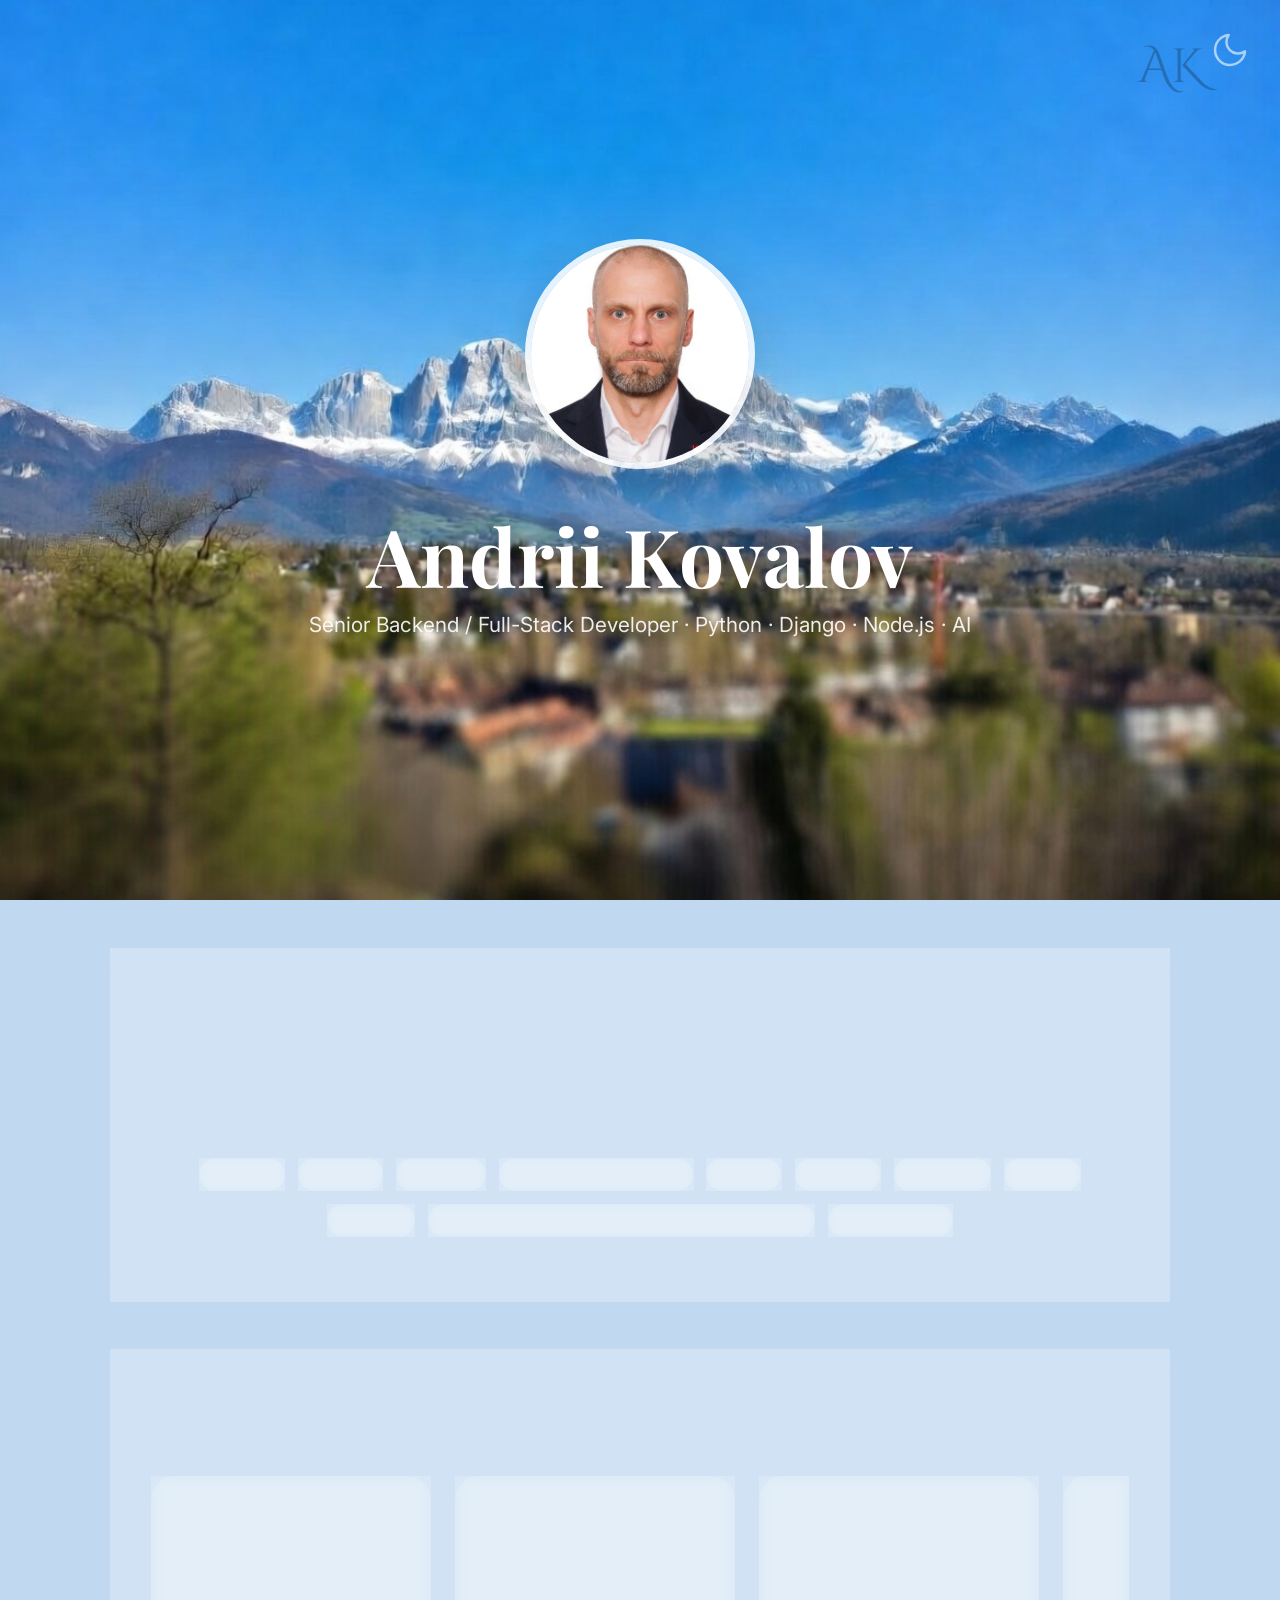
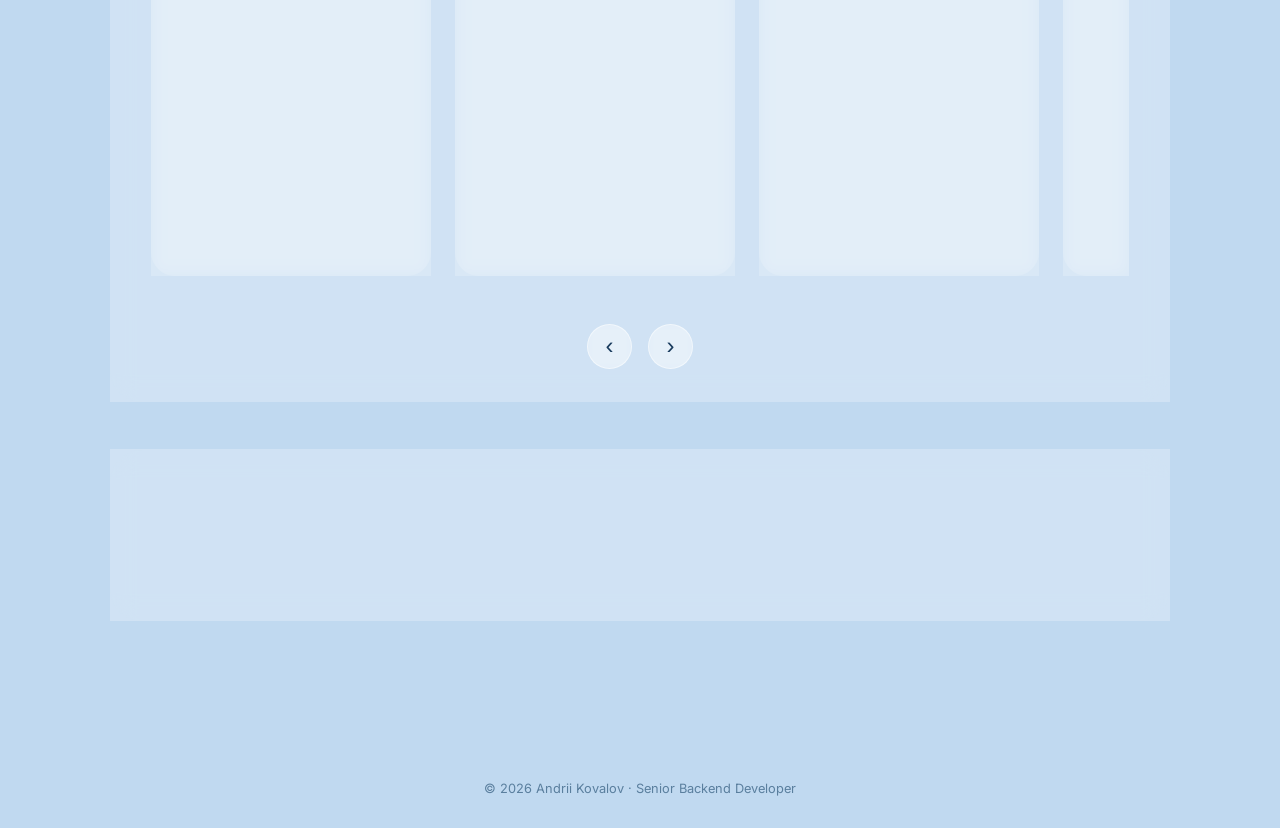
<file: index.html>
<!DOCTYPE html>
<html lang="en">
<head>
    <meta charset="UTF-8">
    <meta name="viewport" content="width=device-width, initial-scale=1.0">
    <title>Andrii Kovalov · Senior Backend Developer</title>
    
    <link href="https://fonts.googleapis.com/css2?family=Playfair+Display:wght@400;500;600&family=Inter:wght@300;400;500&family=Cinzel+Decorative:wght@700&display=swap" rel="stylesheet">
    
    <style>
        :root {
            --accent: #6baed6;
            --text: #1a3c5e;
            --text-light: #5a7f9e;
        }
        * { margin:0; padding:0; box-sizing:border-box; }
        body {
            font-family: 'Inter', system-ui, sans-serif;
            color: var(--text);
            min-height: 100vh;
            overflow-x: hidden;
            background: #c0d9f0;
        }
        /* Горы — статичный фон */
        .mountain-bg {
            position: fixed;
            top: 0;
            left: 0;
            width: 100%;
            height: 100vh;
            background: linear-gradient(135deg, #c0d9f0 0%, #a8c8e8 100%);
            z-index: 0;
            pointer-events: none;
        }
        .content {
            position: relative;
            z-index: 2;
        }
        .hero {
            height: 100vh;
            min-height: 620px;
            display: flex;
            align-items: center;
            justify-content: center;
            text-align: center;
            position: relative;
        }
        .logo {
            position: absolute;
            top: 35px;
            right: 6%;
            font-family: 'Cinzel Decorative', serif;
            font-size: 3rem;
            color: rgba(26,60,94,0.4);
            z-index: 10;
            opacity: 0;
            transform: scale(0.92);
            animation: logoAppear 5.6s cubic-bezier(0.22, 0.61, 0.36, 1) forwards;
        }
        @keyframes logoAppear {
            0% {
                opacity: 0;
                transform: scale(0.92);
            }
            100% {
                opacity: 1;
                transform: scale(1);
            }
        }
        .avatar-frame {
            width: 230px;
            height: 230px;
            margin: 0 auto 2rem;
            border-radius: 50%;
            overflow: hidden;
            border: 6px solid rgba(255,255,255,0.8);
            box-shadow: 0 20px 50px rgba(0,0,0,0.15);
            background: rgba(255,255,255,0.3);
        }
        .avatar {
            width: 100%;
            height: 100%;
            object-fit: cover;
            object-position: center 20%;
        }
        h1 {
            font-family: 'Playfair Display', serif;
            font-size: clamp(3rem, 7vw, 5rem);
            color: white;
            text-shadow: 0 2px 20px rgba(0,0,0,0.2);
            margin-bottom: 0.3rem;
        }
        .tagline {
            font-size: 1.3rem;
            color: rgba(255,255,255,0.9);
            margin-bottom: 1.5rem;
        }
        .container {
            max-width: 1100px;
            margin: 0 auto;
            padding: 0 20px 80px;
        }
        .card {
            background: rgba(255,255,255,0.25);
            backdrop-filter: blur(12px);
            border-radius: 32px;
            padding: 2rem 2.5rem;
            margin: 3rem 0;
            border: 1px solid rgba(255,255,255,0.5);
            transition: transform 0.3s ease;
        }
        .card:hover {
            transform: translateY(-5px);
            background: rgba(255,255,255,0.35);
        }
        .section-title {
            font-family: 'Playfair Display', serif;
            font-size: 2rem;
            text-align: center;
            margin-bottom: 2rem;
            color: var(--text);
        }
        .section-title:after {
            content: '';
            display: block;
            width: 80px;
            height: 2px;
            background: var(--accent);
            margin: 0.5rem auto;
        }
        .projects-grid {
            display: flex;
            flex-wrap: nowrap; 
            gap: 1.5rem;
            overflow-x: auto; 
            padding: 0.5rem 1.5rem 1.5rem 1.5rem; 
            scroll-snap-type: x mandatory;
            -webkit-overflow-scrolling: touch;
            scrollbar-width: none; 
            align-items: stretch; 
        }
        .projects-grid::-webkit-scrollbar {
            display: none; 
        }
        .project-card {
            background: rgba(255,255,255,0.2);
            backdrop-filter: blur(8px);
            border-radius: 24px;
            padding: 1.5rem;
            transition: all 0.3s;
            flex: 0 0 280px;
            scroll-snap-align: start; 
            height: auto; 
            display: flex;
            flex-direction: column;
        }
        .project-card:hover {
            transform: translateY(-5px) scale(1.02);
            background: rgba(255,255,255,0.3);
        }
        .project-title {
            font-size: 1.4rem;
            font-weight: 600;
            margin-bottom: 0.5rem;
            color: var(--text);
        }
        .project-tech {
            font-size: 0.8rem;
            color: var(--text-light);
            margin-bottom: 1rem;
        }
        .project-desc {
            font-size: 0.9rem;
            line-height: 1.5;
        }
        .tech-stack {
            display: flex;
            flex-wrap: wrap;
            gap: 0.8rem;
            justify-content: center;
            margin: 2rem 0;
        }
        .tech-item {
            background: rgba(255,255,255,0.2);
            backdrop-filter: blur(4px);
            padding: 0.5rem 1.2rem;
            border-radius: 40px;
            font-size: 0.9rem;
        }
        .contact-links {
            display: flex;
            justify-content: center;
            gap: 2rem;
            margin-top: 2rem;
        }
        .contact-links a {
            color: var(--text);
            text-decoration: none;
            font-weight: 500;
            transition: all 0.2s;
        }
        .contact-links a:hover {
            color: var(--accent);
            transform: translateY(-2px);
        }
        footer {
            text-align: center;
            padding: 2rem;
            font-size: 0.8rem;
            color: var(--text-light);
        }
        section {
            opacity: 0;
            transform: translateY(30px);
            transition: all 0.8s ease;
        }
        section.visible {
            opacity: 1;
            transform: translateY(0);
        }
        /* Анимация для появления элементов */
        @keyframes fadeSlideUp {
            0% {
                opacity: 0;
                transform: translateY(25px);
            }
            100% {
                opacity: 1;
                transform: translateY(0);
            }
        }
        /* Фото — появляется первым */
        .avatar-frame {
            animation: fadeSlideUp 0.8s ease-out forwards;
        }
        /* Имя — появляется после фото (задержка 0.3s) */
        h1 {
            animation: fadeSlideUp 0.8s 0.3s ease-out forwards;
            opacity: 0;
        }
        /* Должность (tagline) — появляется после имени (задержка 0.6s) */
        .tagline {
            animation: fadeSlideUp 0.8s 0.6s ease-out forwards;
            opacity: 0;
        }
        /* Стили для кнопок (видны только на ПК) */
        .carousel-controls {
            display: flex;
            justify-content: center;
            gap: 1rem;
            margin-top: 1.5rem;
        }
        .nav-btn {
            background: rgba(255,255,255,0.3);
            backdrop-filter: blur(4px);
            border: 1px solid rgba(255,255,255,0.5);
            border-radius: 50%;
            width: 45px;
            height: 45px;
            font-size: 1.5rem;
            color: var(--text);
            cursor: pointer;
            transition: all 0.2s;
            display: none;
            align-items: center;
            justify-content: center;
        }
        .nav-btn:hover {
            background: rgba(255,255,255,0.6);
            transform: scale(1.1);
        }
        /* Стили для парящего месяца */
        #theme-switch {
            position: fixed;
            top: 30px;
            right: 30px;
            z-index: 9999;
            width: 40px;
            height: 40px;
            border-radius: 50%;
            background: transparent; 
            border: none; 
            box-shadow: none; 
            color: rgba(255, 255, 255, 0.6); 
            display: flex;
            align-items: center;
            justify-content: center;
            text-decoration: none;
            transition: all 0.4s ease;
            cursor: pointer;
        }
        /* Эффект при наведении на ПК */
        #theme-switch:hover {
            color: rgba(255, 255, 255, 0.95);
            transform: scale(1.1) rotate(-15deg); 
            filter: drop-shadow(0 0 8px rgba(255,255,255,0.4));
        }
        /* Показываем кнопки карусели на ПК */
        @media (min-width: 768px) {
            .nav-btn {
                display: flex;
            }
        }
        /* Адаптация мобильных*/
        @media (max-width: 768px) {
            #theme-switch {
                top: 12px;
                right: 20px;
                width: 32px;
                height: 32px;
                font-size: 1rem;
            }
            .mobile-hint {
                display: block !important;
            }
             .carousel-controls {
                display: none;
            }
        }
    </style>
    <script data-goatcounter="https://andriicoder1.goatcounter.com/count"
        async src="//gc.zgo.at/count.js"></script>
        <meta property="og:type" content="website" />
        <meta property="og:title" content="Andrii Kovalov · Senior Backend / Full-Stack Developer" />
        <meta property="og:description" content="Senior Backend / Full-Stack Developer (Python, Django, Node.js, AI). 10+ years of experience building scalable, AI-powered web applications. Based in Switzerland." />
        <meta property="og:url" content="https://andriicoder1.github.io" />
        <meta property="og:image" content="https://andriicoder1.github.io/images/preview-card.jpg" />
</head>
<body>
<a href="redesign.html" id="theme-switch" title="Переключить на тёмную тему" aria-label="Переключить на тёмную тему">
    <svg viewBox="0 0 24 24" fill="none" xmlns="http://www.w3.org/2000/svg" style="width: 100%; height: 100%;">
        <path d="M21 12.79A9 9 0 1 1 11.21 3 7 7 0 0 0 21 12.79z" stroke="currentColor" stroke-width="1.5" stroke-linecap="round" stroke-linejoin="round"/>
    </svg>
</a>
<div class="mountain-bg" style="background: url('images/mountains-clean.jpg') center bottom / cover no-repeat;"></div>

<div class="content">
    <div class="hero">
        <div class="logo">AK</div>
        <div>
            <div class="avatar-frame">
                <img src="images/avatar.jpg" alt="Andrii Kovalov" class="avatar">
            </div>
            <h1>Andrii Kovalov</h1>
            <div class="tagline">Senior Backend / Full-Stack Developer · Python · Django · Node.js · AI</div>
        </div>
    </div>

    <div class="container">
        <section>
            <div class="card">
                <h2 class="section-title">About</h2>
                <p style="text-align: center; max-width: 700px; margin: 0 auto;">
                    Senior Backend / Full-Stack Developer (Python, Django + AI) with over 10 years of experience 
                    building production-ready web applications. Based in
                    Switzerland, open to remote backend/full-stack opportunities. 
                </p>
                <div class="tech-stack">
                    <span class="tech-item">Python</span>
                    <span class="tech-item">Django</span>
                    <span class="tech-item">Node.js</span>
                    <span class="tech-item">PostgreSQL (pgvector)</span>
                    <span class="tech-item">Redis</span>
                    <span class="tech-item">Docker</span>
                    <span class="tech-item">WebRTC</span>
                    <span class="tech-item">Stripe</span>
                    <span class="tech-item">Resend</span>
                    <span class="tech-item">AI/ML (RAG, LLMs, Ollama, Hugging Face, Whisper)</span>
                    <span class="tech-item">GDPR · FADP</span>
                </div>
            </div>
        </section>

        <section>
            <div class="card">
                <h2 class="section-title">Projects</h2>
                <p class="mobile-hint" style="text-align: center; font-size: 0.85rem; color: #5a7f9e; margin-top: -1rem; margin-bottom: 1rem; display: none;">← Swipe to explore →</p>
                <div class="projects-grid" id="projectCarousel">
                <!-- Карточка SwissLegalAssist -->
                <a href="project-swiss_legal.html" class="project-card" style="text-decoration: none; color: inherit;">
                    <div class="project-title">SwissLegalAssist ⚖️</div>
                    <div class="project-tech">Django · PostgreSQL (pgvector) · Groq · Hugging Face</div>
                    <div class="project-desc">AI-powered legal research assistant (RAG). Hybrid search over 40,000+ legal documents with source references. Privacy-first (Zero Data Retention enabled).</div>
                    <div style="margin-top: auto; padding-top: 1rem; font-size: 0.85rem; color: #1a3c5e; font-weight: 600;">Read more →</div>
                </a>
                 <!-- Карточка Kolo -->
                <a href="project-kolo.html" class="project-card" style="text-decoration: none; color: inherit;">
                    <div class="project-title">Kolo 🏛️ CivicTech</div>
                    <div class="project-tech">Django · DRF · PostgreSQL · Stripe · Ollama · Resend · Render</div>
                    <div class="project-desc">Cooperative digital platform for migrant integration in Switzerland. Features democratic governance (role-based access), economic participation (Stripe integration for memberships), and AI-driven media monitoring (aggregating 8,000+ articles from 7 Swiss sources). Fully multilingual (DE, FR, IT, EN, RU, UA). Privacy-first architecture.</div>
                    <div style="margin-top: auto; padding-top: 1rem; font-size: 0.85rem; color: #1a3c5e; font-weight: 600;">Read more →</div>
                </a>
                <!-- Карточка EverRest -->
                <a href="project-everrest.html" class="project-card" style="text-decoration: none; color: inherit;">
                    <div class="project-title">EverRest</div>
                    <div class="project-tech">Django · PostgreSQL · Redis · Celery · Docker · Ollama</div>
                    <div class="project-desc">SaaS memorial platform with AI moderation, QR-code access, and multi-language support. Privacy-first: local AI (Ollama) ensures no user data is sent to third-party APIs.</div>
                    <div style="margin-top: auto; padding-top: 1rem; font-size: 0.85rem; color: #1a3c5e; font-weight: 600;">Read more →</div>
                </a>
            
                <!-- Карточка ChatHelp -->
                <a href="project-chathelp.html" class="project-card" style="text-decoration: none; color: inherit;">
                    <div class="project-title">ChatHelp</div>
                    <div class="project-tech">Node.js · Python · LLaMA · Whisper · SerpAPI · TTS</div>
                    <div class="project-desc">Voice-controlled AI assistant with hybrid architecture (Node.js + Python). Real-time interaction, LLM integration, speech-to-text and text-to-speech.</div>
                    <div style="margin-top: auto; padding-top: 1rem; font-size: 0.85rem; color: #1a3c5e; font-weight: 600;">Read more →</div>
                </a>
            
                <!-- Карточка Sign Language -->
                <a href="project-signlang.html" class="project-card" style="text-decoration: none; color: inherit;">
                    <div class="project-title">Sign Language Video Chat</div>
                    <div class="project-tech">React · Three.js · MediaPipe · WebRTC · Socket.IO</div>
                    <div class="project-desc">Real-time translation platform with 3D avatar animation. Gesture recognition and accessible communication tools.</div>
                    <div style="margin-top: auto; padding-top: 1rem; font-size: 0.85rem; color: #1a3c5e; font-weight: 600;">Read more →</div>
                </a>  
            </div>
                <div class="carousel-controls">
                    <button class="nav-btn prev" onclick="scrollProjects(-1)">‹</button>
                    <button class="nav-btn next" onclick="scrollProjects(1)">›</button>
                </div>
            </div>
        </section>

        <section>
            <div class="card" style="text-align: center;">
                <h2 class="section-title">Contact</h2>
                <div class="contact-links">
                    <a href="https://github.com/AndriiCoder1" target="_blank" rel="noopener noreferrer">GitHub</a>
                    <a href="https://www.linkedin.com/in/andrii-kovalov-593057329" target="_blank">LinkedIn</a>
                    <a href="mailto:denisov20051985@gmail.com">Email</a>
                </div>
            </div>
        </section>
    </div>
    <footer>
        &copy; 2026 Andrii Kovalov · Senior Backend Developer
    </footer>
</div>
<script>
    const observer = new IntersectionObserver((entries) => {
        entries.forEach(entry => {
            if (entry.isIntersecting) entry.target.classList.add('visible');
        });
    }, { threshold: 0.2 });
    document.querySelectorAll('section').forEach(sec => observer.observe(sec));
    // Функция прокрутки для кнопок
    function scrollProjects(direction) {
        const container = document.getElementById('projectCarousel');
        const card = container.querySelector('.project-card');
        if (card) {
            // Получаем точную ширину карточки вместе с отступом (gap)
            const cardWidth = card.getBoundingClientRect().width + 24; 
            container.scrollBy({ left: direction * cardWidth, behavior: 'smooth' });
        }
    }
    // Сохраняем позицию страницы
    document.querySelectorAll('.project-card').forEach(card => {
        card.addEventListener('click', () => {
            sessionStorage.setItem('portfolioScrollPosition', window.scrollY);
        });
    });
    
    // Восстанавливаем позицию при возвращении
    window.addEventListener('pageshow', () => {
        const savedPosition = sessionStorage.getItem('portfolioScrollPosition');
    
        if (savedPosition !== null) {
            window.scrollTo(0, Number(savedPosition));
            sessionStorage.removeItem('portfolioScrollPosition');
        }
    });
</script>
</body>
</html>
</file>
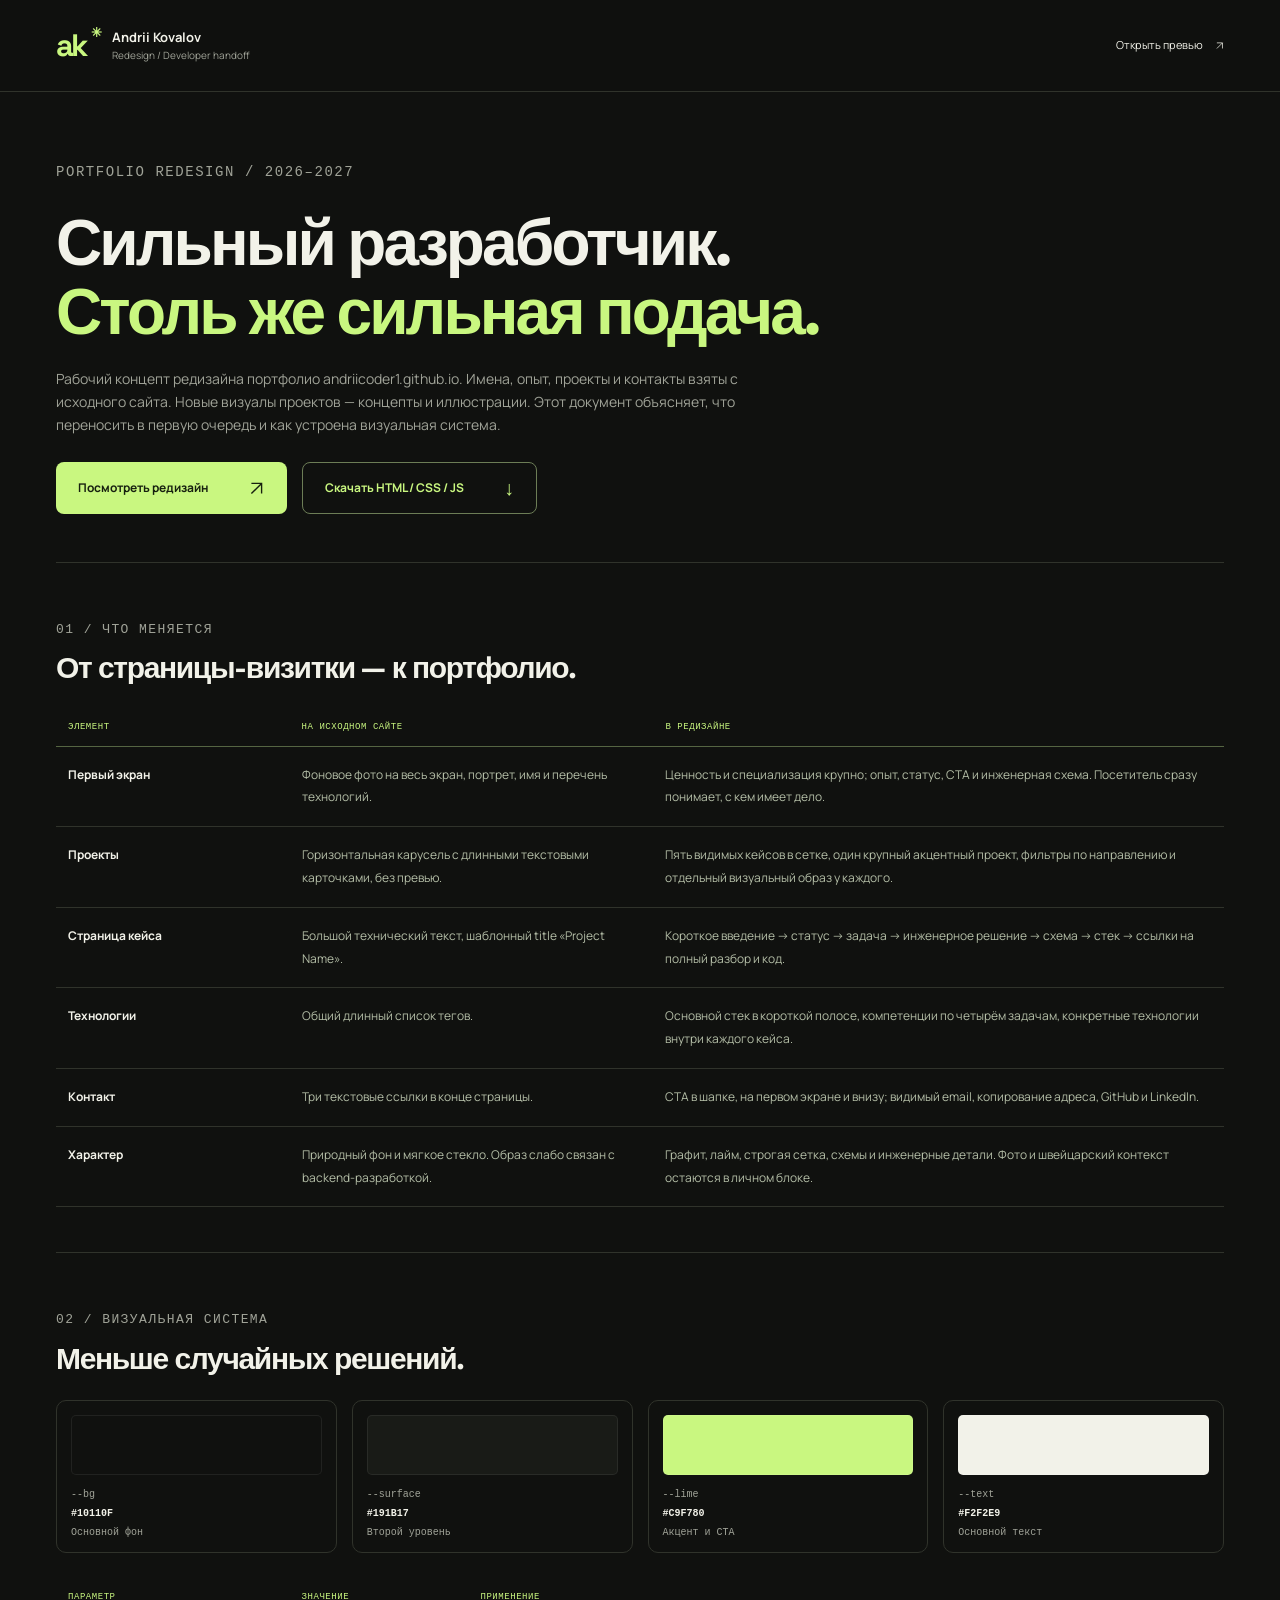
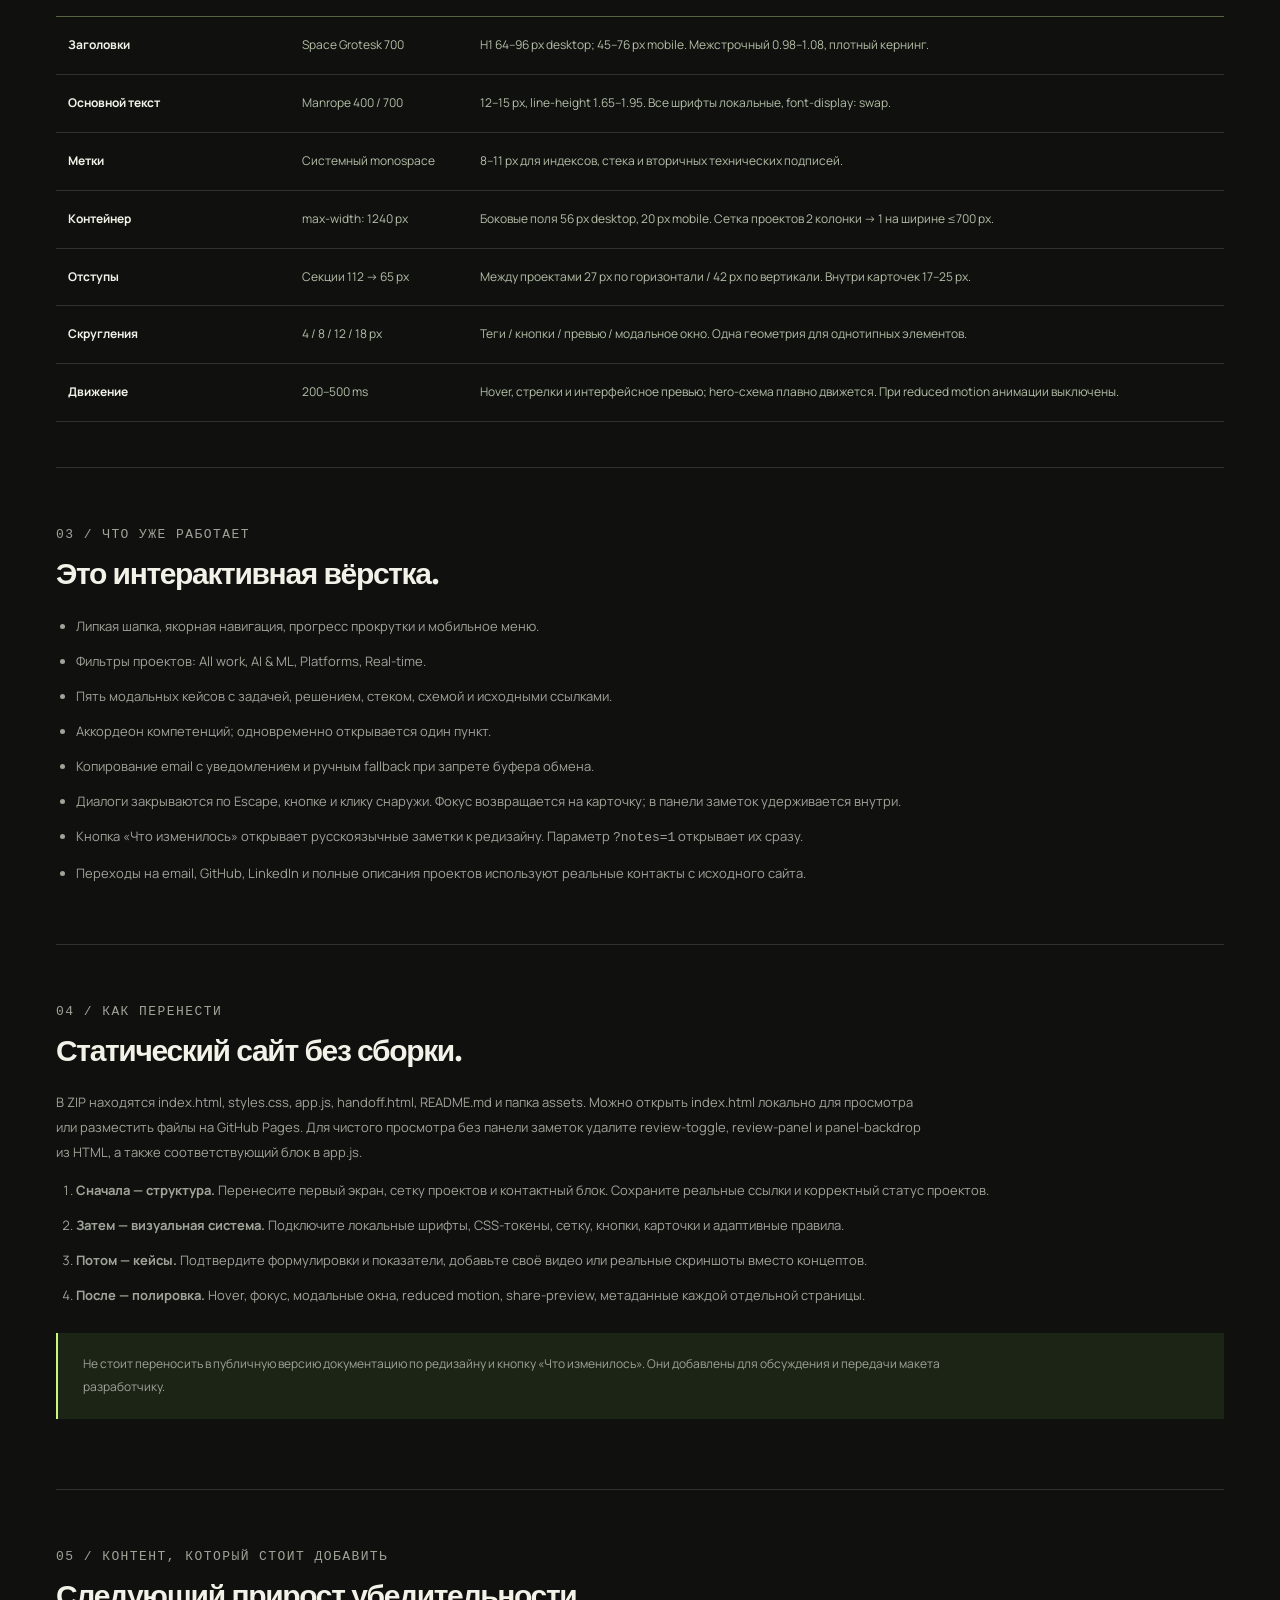
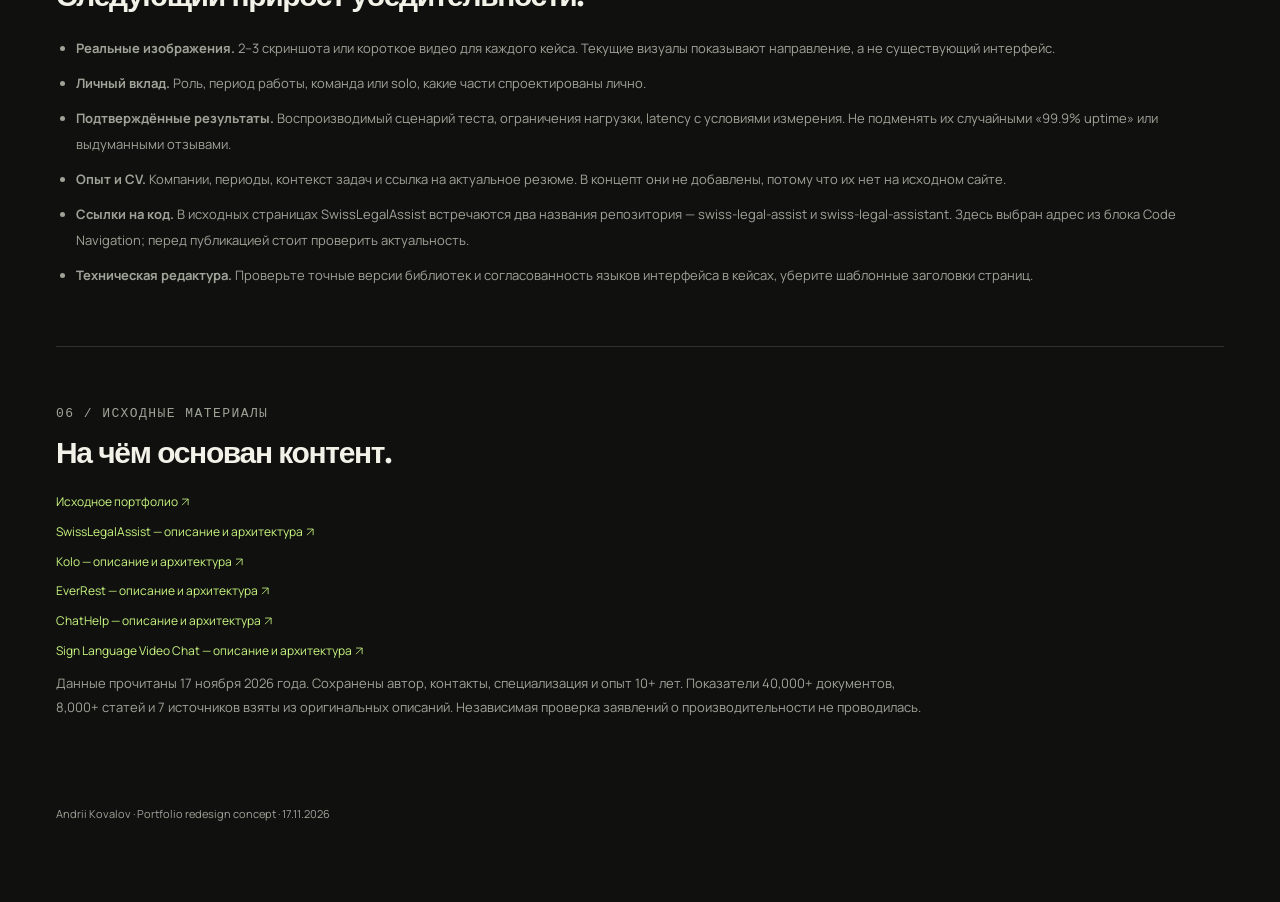
<file: handoff.html>
<!doctype html><html lang="ru"><head><meta charset="utf-8"><meta name="viewport" content="width=device-width,initial-scale=1"><meta name="theme-color" content="#10110f"><title>ТЗ к редизайну — Andrii Kovalov</title><link rel="icon" href="assets/favicon.svg"><link rel="stylesheet" href="styles.css"></head><body>
<header class="site-header"><div class="wrap nav-inner"><a href="index.html" class="identity"><span class="monogram">a<span>k</span><i>✳</i></span><span class="identity-name">Andrii Kovalov<span>Redesign / Developer handoff</span></span></a><a href="index.html" class="text-link">Открыть превью <svg class="icon-ne" viewBox="0 0 20 20" aria-hidden="true" focusable="false"><path d="M4 16 16 4M4 4h12v12"/></svg></a></div></header>
<main class="wrap"><section class="handoff-hero"><p class="eyebrow section-index">PORTFOLIO REDESIGN / 2026–2027</p><h1>Сильный разработчик.<br><span>Столь же сильная подача.</span></h1><p>Рабочий концепт редизайна портфолио andriicoder1.github.io. Имена, опыт, проекты и контакты взяты с исходного сайта. Новые визуалы проектов — концепты и иллюстрации. Этот документ объясняет, что переносить в первую очередь и как устроена визуальная система.</p><div class="handoff-actions"><a href="index.html" class="button primary">Посмотреть редизайн <span><svg class="icon-ne" viewBox="0 0 20 20" aria-hidden="true" focusable="false"><path d="M4 16 16 4M4 4h12v12"/></svg></span></a><a href="andrii-redesign-source.zip" download class="button secondary">Скачать HTML / CSS / JS <span>↓</span></a></div></section>
<section class="handoff-section"><p class="eyebrow section-index">01 / ЧТО МЕНЯЕТСЯ</p><h2>От страницы-визитки — к портфолио.</h2><table class="handoff-table"><thead><tr><th>Элемент</th><th>На исходном сайте</th><th>В редизайне</th></tr></thead><tbody><tr><td>Первый экран</td><td>Фоновое фото на весь экран, портрет, имя и перечень технологий.</td><td>Ценность и специализация крупно; опыт, статус, CTA и инженерная схема. Посетитель сразу понимает, с кем имеет дело.</td></tr><tr><td>Проекты</td><td>Горизонтальная карусель с длинными текстовыми карточками, без превью.</td><td>Пять видимых кейсов в сетке, один крупный акцентный проект, фильтры по направлению и отдельный визуальный образ у каждого.</td></tr><tr><td>Страница кейса</td><td>Большой технический текст, шаблонный title «Project Name».</td><td>Короткое введение → статус → задача → инженерное решение → схема → стек → ссылки на полный разбор и код.</td></tr><tr><td>Технологии</td><td>Общий длинный список тегов.</td><td>Основной стек в короткой полосе, компетенции по четырём задачам, конкретные технологии внутри каждого кейса.</td></tr><tr><td>Контакт</td><td>Три текстовые ссылки в конце страницы.</td><td>CTA в шапке, на первом экране и внизу; видимый email, копирование адреса, GitHub и LinkedIn.</td></tr><tr><td>Характер</td><td>Природный фон и мягкое стекло. Образ слабо связан с backend-разработкой.</td><td>Графит, лайм, строгая сетка, схемы и инженерные детали. Фото и швейцарский контекст остаются в личном блоке.</td></tr></tbody></table></section>
<section class="handoff-section"><p class="eyebrow section-index">02 / ВИЗУАЛЬНАЯ СИСТЕМА</p><h2>Меньше случайных решений.</h2><div class="token-grid"><div class="token"><i style="background:#10110f"></i>--bg<strong>#10110F</strong>Основной фон</div><div class="token"><i style="background:#191b17"></i>--surface<strong>#191B17</strong>Второй уровень</div><div class="token"><i style="background:#c9f780"></i>--lime<strong>#C9F780</strong>Акцент и CTA</div><div class="token"><i style="background:#f2f2e9"></i>--text<strong>#F2F2E9</strong>Основной текст</div></div><table class="handoff-table"><thead><tr><th>Параметр</th><th>Значение</th><th>Применение</th></tr></thead><tbody><tr><td>Заголовки</td><td>Space Grotesk 700</td><td>H1 64–96 px desktop; 45–76 px mobile. Межстрочный 0.98–1.08, плотный кернинг.</td></tr><tr><td>Основной текст</td><td>Manrope 400 / 700</td><td>12–15 px, line-height 1.65–1.95. Все шрифты локальные, font-display: swap.</td></tr><tr><td>Метки</td><td>Системный monospace</td><td>8–11 px для индексов, стека и вторичных технических подписей.</td></tr><tr><td>Контейнер</td><td>max-width: 1240 px</td><td>Боковые поля 56 px desktop, 20 px mobile. Сетка проектов 2 колонки → 1 на ширине ≤700 px.</td></tr><tr><td>Отступы</td><td>Секции 112 → 65 px</td><td>Между проектами 27 px по горизонтали / 42 px по вертикали. Внутри карточек 17–25 px.</td></tr><tr><td>Скругления</td><td>4 / 8 / 12 / 18 px</td><td>Теги / кнопки / превью / модальное окно. Одна геометрия для однотипных элементов.</td></tr><tr><td>Движение</td><td>200–500 ms</td><td>Hover, стрелки и интерфейсное превью; hero-схема плавно движется. При reduced motion анимации выключены.</td></tr></tbody></table></section>
<section class="handoff-section"><p class="eyebrow section-index">03 / ЧТО УЖЕ РАБОТАЕТ</p><h2>Это интерактивная вёрстка.</h2><ul class="handoff-list"><li>Липкая шапка, якорная навигация, прогресс прокрутки и мобильное меню.</li><li>Фильтры проектов: All work, AI & ML, Platforms, Real-time.</li><li>Пять модальных кейсов с задачей, решением, стеком, схемой и исходными ссылками.</li><li>Аккордеон компетенций; одновременно открывается один пункт.</li><li>Копирование email с уведомлением и ручным fallback при запрете буфера обмена.</li><li>Диалоги закрываются по Escape, кнопке и клику снаружи. Фокус возвращается на карточку; в панели заметок удерживается внутри.</li><li>Кнопка «Что изменилось» открывает русскоязычные заметки к редизайну. Параметр <code>?notes=1</code> открывает их сразу.</li><li>Переходы на email, GitHub, LinkedIn и полные описания проектов используют реальные контакты с исходного сайта.</li></ul></section>
<section class="handoff-section"><p class="eyebrow section-index">04 / КАК ПЕРЕНЕСТИ</p><h2>Статический сайт без сборки.</h2><p>В ZIP находятся index.html, styles.css, app.js, handoff.html, README.md и папка assets. Можно открыть index.html локально для просмотра или разместить файлы на GitHub Pages. Для чистого просмотра без панели заметок удалите review-toggle, review-panel и panel-backdrop из HTML, а также соответствующий блок в app.js.</p><ol class="handoff-list"><li><strong>Сначала — структура.</strong> Перенесите первый экран, сетку проектов и контактный блок. Сохраните реальные ссылки и корректный статус проектов.</li><li><strong>Затем — визуальная система.</strong> Подключите локальные шрифты, CSS-токены, сетку, кнопки, карточки и адаптивные правила.</li><li><strong>Потом — кейсы.</strong> Подтвердите формулировки и показатели, добавьте своё видео или реальные скриншоты вместо концептов.</li><li><strong>После — полировка.</strong> Hover, фокус, модальные окна, reduced motion, share-preview, метаданные каждой отдельной страницы.</li></ol><div class="handoff-note"><p>Не стоит переносить в публичную версию документацию по редизайну и кнопку «Что изменилось». Они добавлены для обсуждения и передачи макета разработчику.</p></div></section>
<section class="handoff-section"><p class="eyebrow section-index">05 / КОНТЕНТ, КОТОРЫЙ СТОИТ ДОБАВИТЬ</p><h2>Следующий прирост убедительности.</h2><ul class="handoff-list"><li><strong>Реальные изображения.</strong> 2–3 скриншота или короткое видео для каждого кейса. Текущие визуалы показывают направление, а не существующий интерфейс.</li><li><strong>Личный вклад.</strong> Роль, период работы, команда или solo, какие части спроектированы лично.</li><li><strong>Подтверждённые результаты.</strong> Воспроизводимый сценарий теста, ограничения нагрузки, latency с условиями измерения. Не подменять их случайными «99.9% uptime» или выдуманными отзывами.</li><li><strong>Опыт и CV.</strong> Компании, периоды, контекст задач и ссылка на актуальное резюме. В концепт они не добавлены, потому что их нет на исходном сайте.</li><li><strong>Ссылки на код.</strong> В исходных страницах SwissLegalAssist встречаются два названия репозитория — swiss-legal-assist и swiss-legal-assistant. Здесь выбран адрес из блока Code Navigation; перед публикацией стоит проверить актуальность.</li><li><strong>Техническая редактура.</strong> Проверьте точные версии библиотек и согласованность языков интерфейса в кейсах, уберите шаблонные заголовки страниц.</li></ul></section>
<section class="handoff-section"><p class="eyebrow section-index">06 / ИСХОДНЫЕ МАТЕРИАЛЫ</p><h2>На чём основан контент.</h2><a class="handoff-source" href="https://andriicoder1.github.io/" target="_blank" rel="noopener noreferrer">Исходное портфолио <svg class="icon-ne" viewBox="0 0 20 20" aria-hidden="true" focusable="false"><path d="M4 16 16 4M4 4h12v12"/></svg></a><a class="handoff-source" href="https://andriicoder1.github.io/project-swiss_legal.html" target="_blank" rel="noopener noreferrer">SwissLegalAssist — описание и архитектура <svg class="icon-ne" viewBox="0 0 20 20" aria-hidden="true" focusable="false"><path d="M4 16 16 4M4 4h12v12"/></svg></a><a class="handoff-source" href="https://andriicoder1.github.io/project-kolo.html" target="_blank" rel="noopener noreferrer">Kolo — описание и архитектура <svg class="icon-ne" viewBox="0 0 20 20" aria-hidden="true" focusable="false"><path d="M4 16 16 4M4 4h12v12"/></svg></a><a class="handoff-source" href="https://andriicoder1.github.io/project-everrest.html" target="_blank" rel="noopener noreferrer">EverRest — описание и архитектура <svg class="icon-ne" viewBox="0 0 20 20" aria-hidden="true" focusable="false"><path d="M4 16 16 4M4 4h12v12"/></svg></a><a class="handoff-source" href="https://andriicoder1.github.io/project-chathelp.html" target="_blank" rel="noopener noreferrer">ChatHelp — описание и архитектура <svg class="icon-ne" viewBox="0 0 20 20" aria-hidden="true" focusable="false"><path d="M4 16 16 4M4 4h12v12"/></svg></a><a class="handoff-source" href="https://andriicoder1.github.io/project-signlang.html" target="_blank" rel="noopener noreferrer">Sign Language Video Chat — описание и архитектура <svg class="icon-ne" viewBox="0 0 20 20" aria-hidden="true" focusable="false"><path d="M4 16 16 4M4 4h12v12"/></svg></a><p>Данные прочитаны 17 ноября 2026 года. Сохранены автор, контакты, специализация и опыт 10+ лет. Показатели 40,000+ документов, 8,000+ статей и 7 источников взяты из оригинальных описаний. Независимая проверка заявлений о производительности не проводилась.</p></section>
<div class="handoff-footer">Andrii Kovalov · Portfolio redesign concept · 17.11.2026</div></main></body></html>
</file>
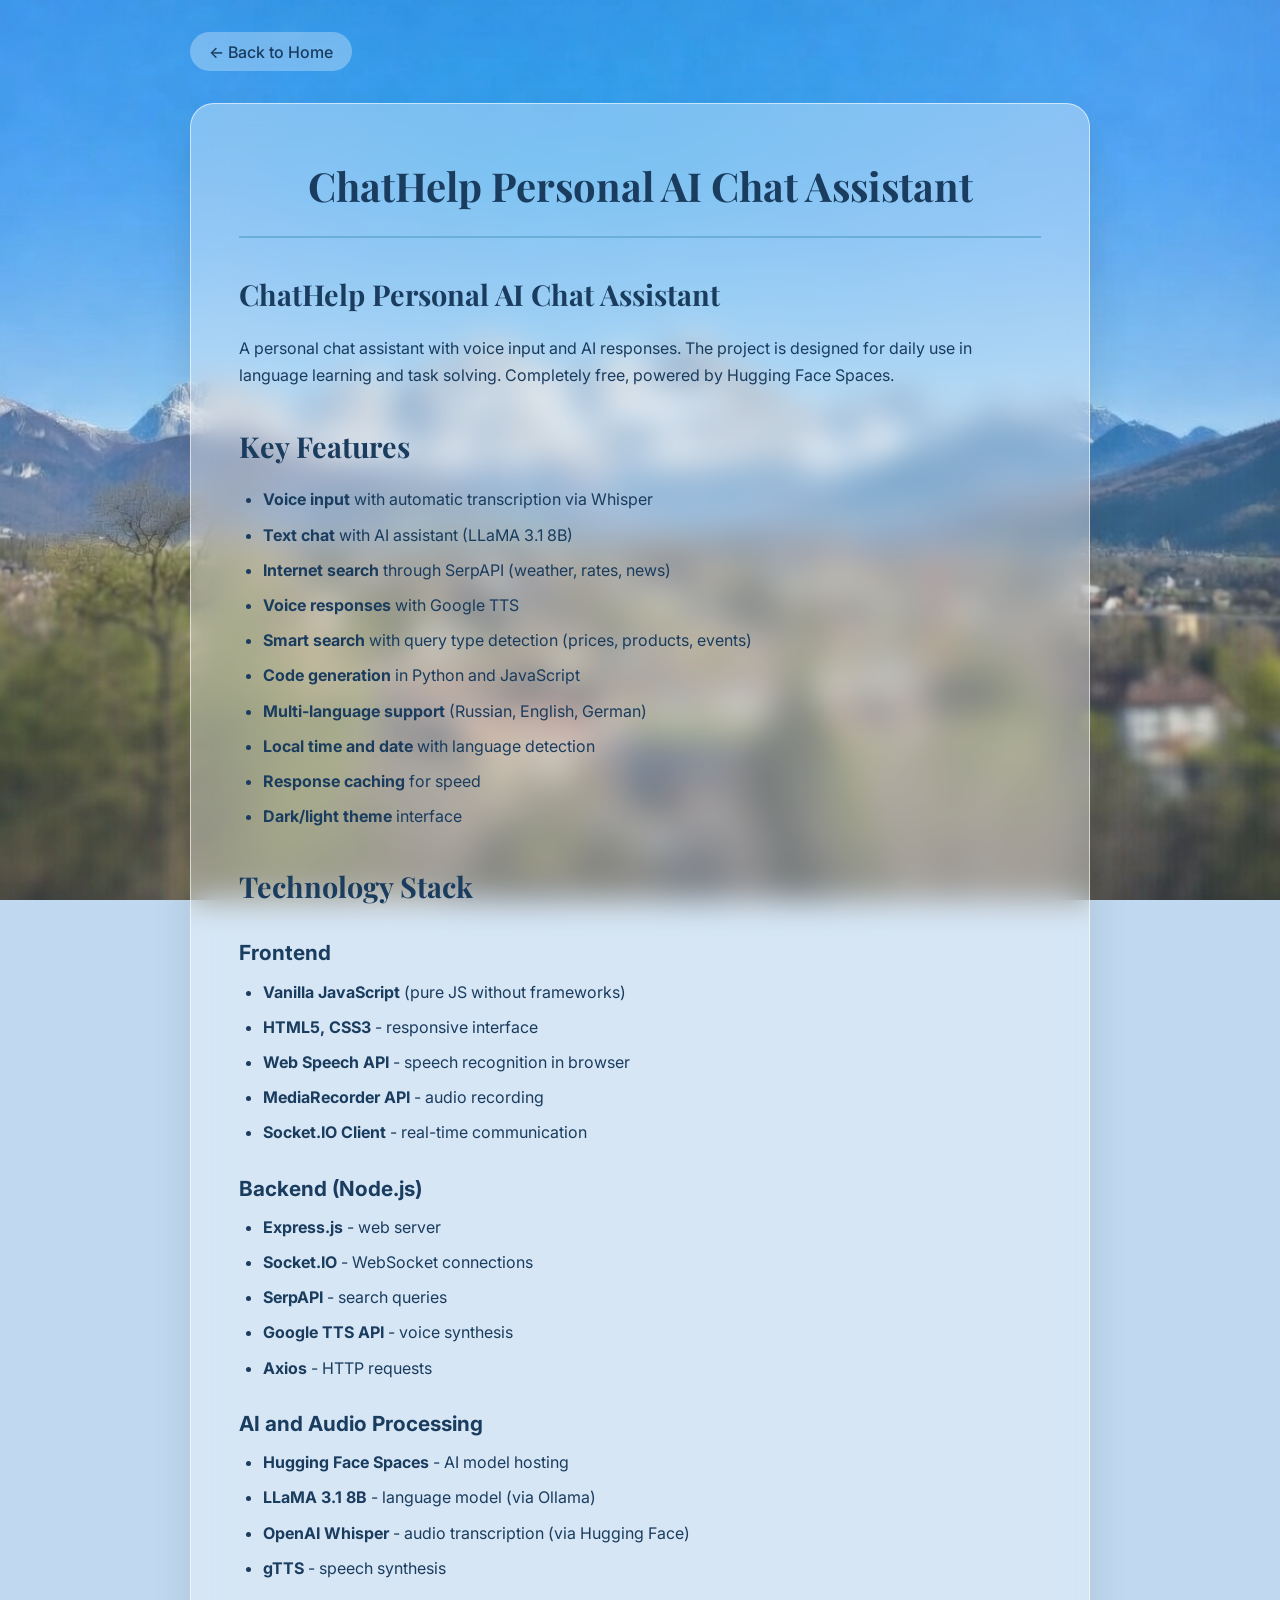
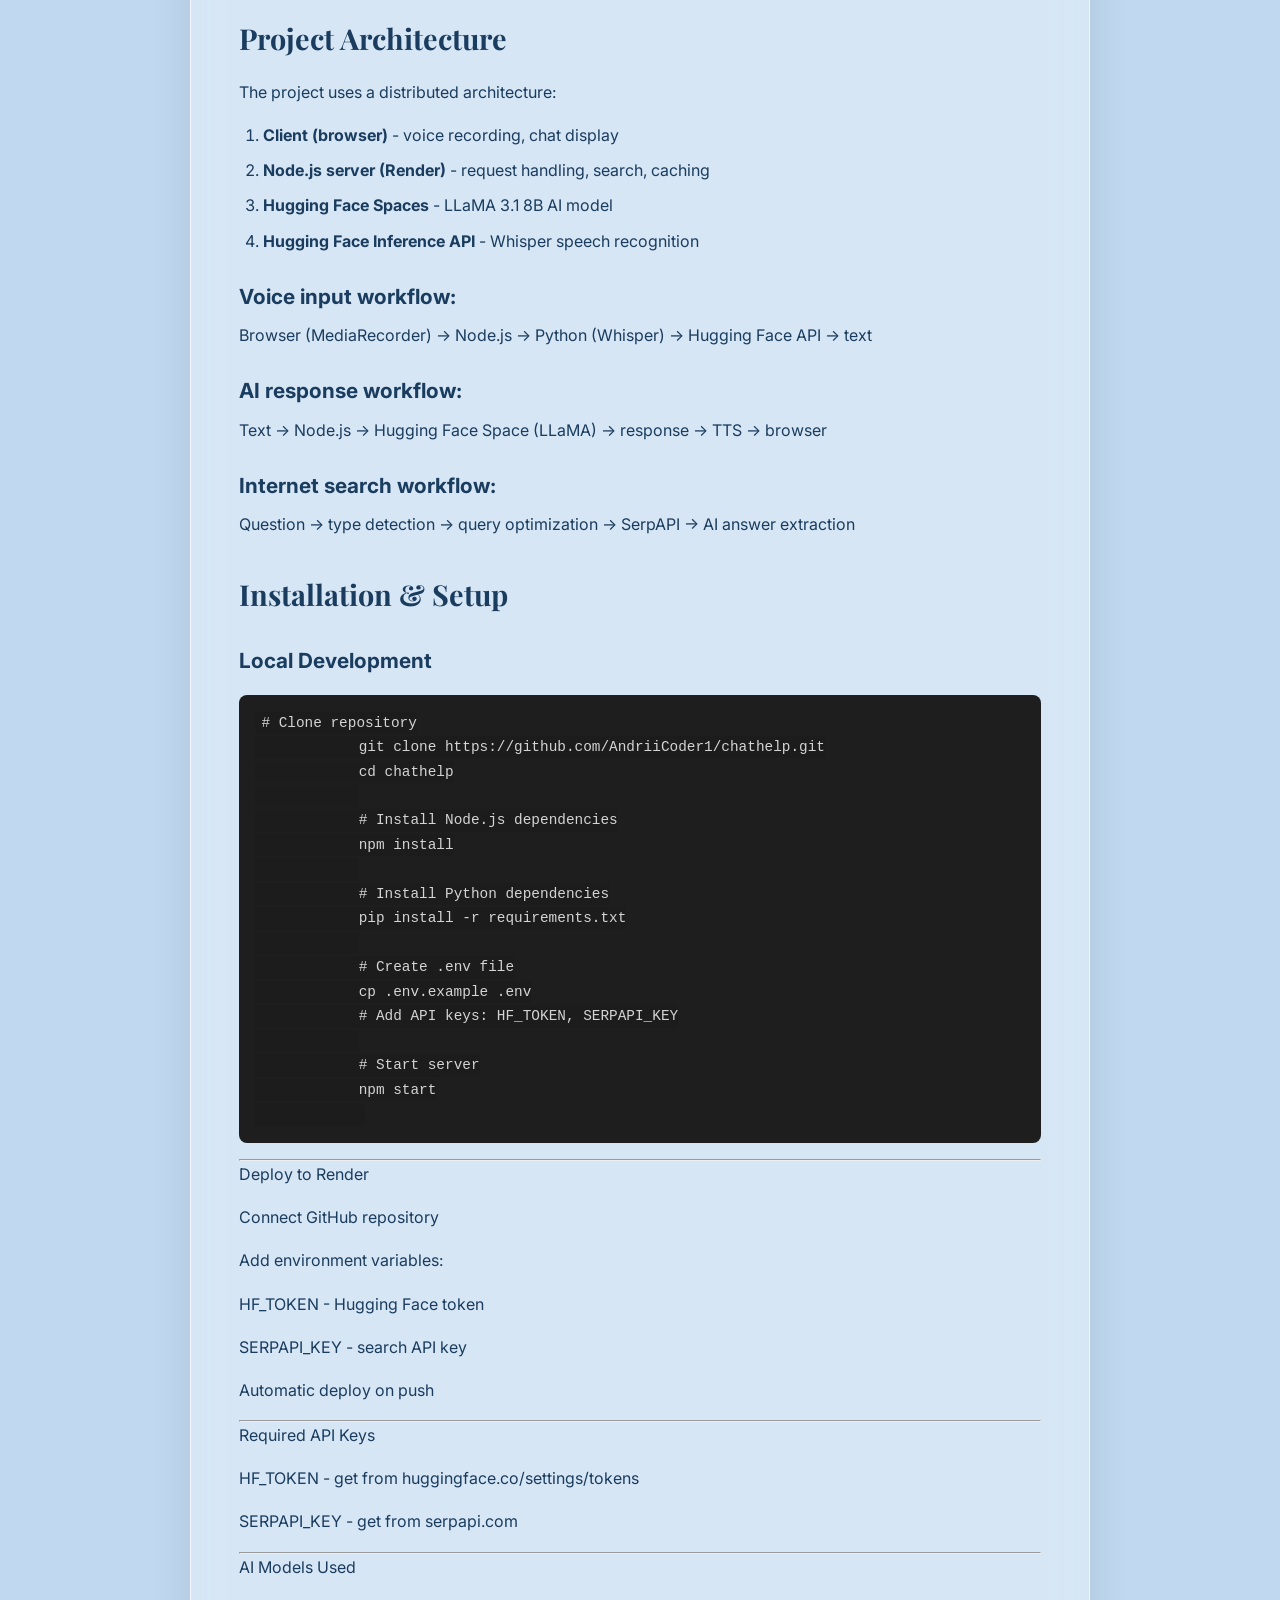
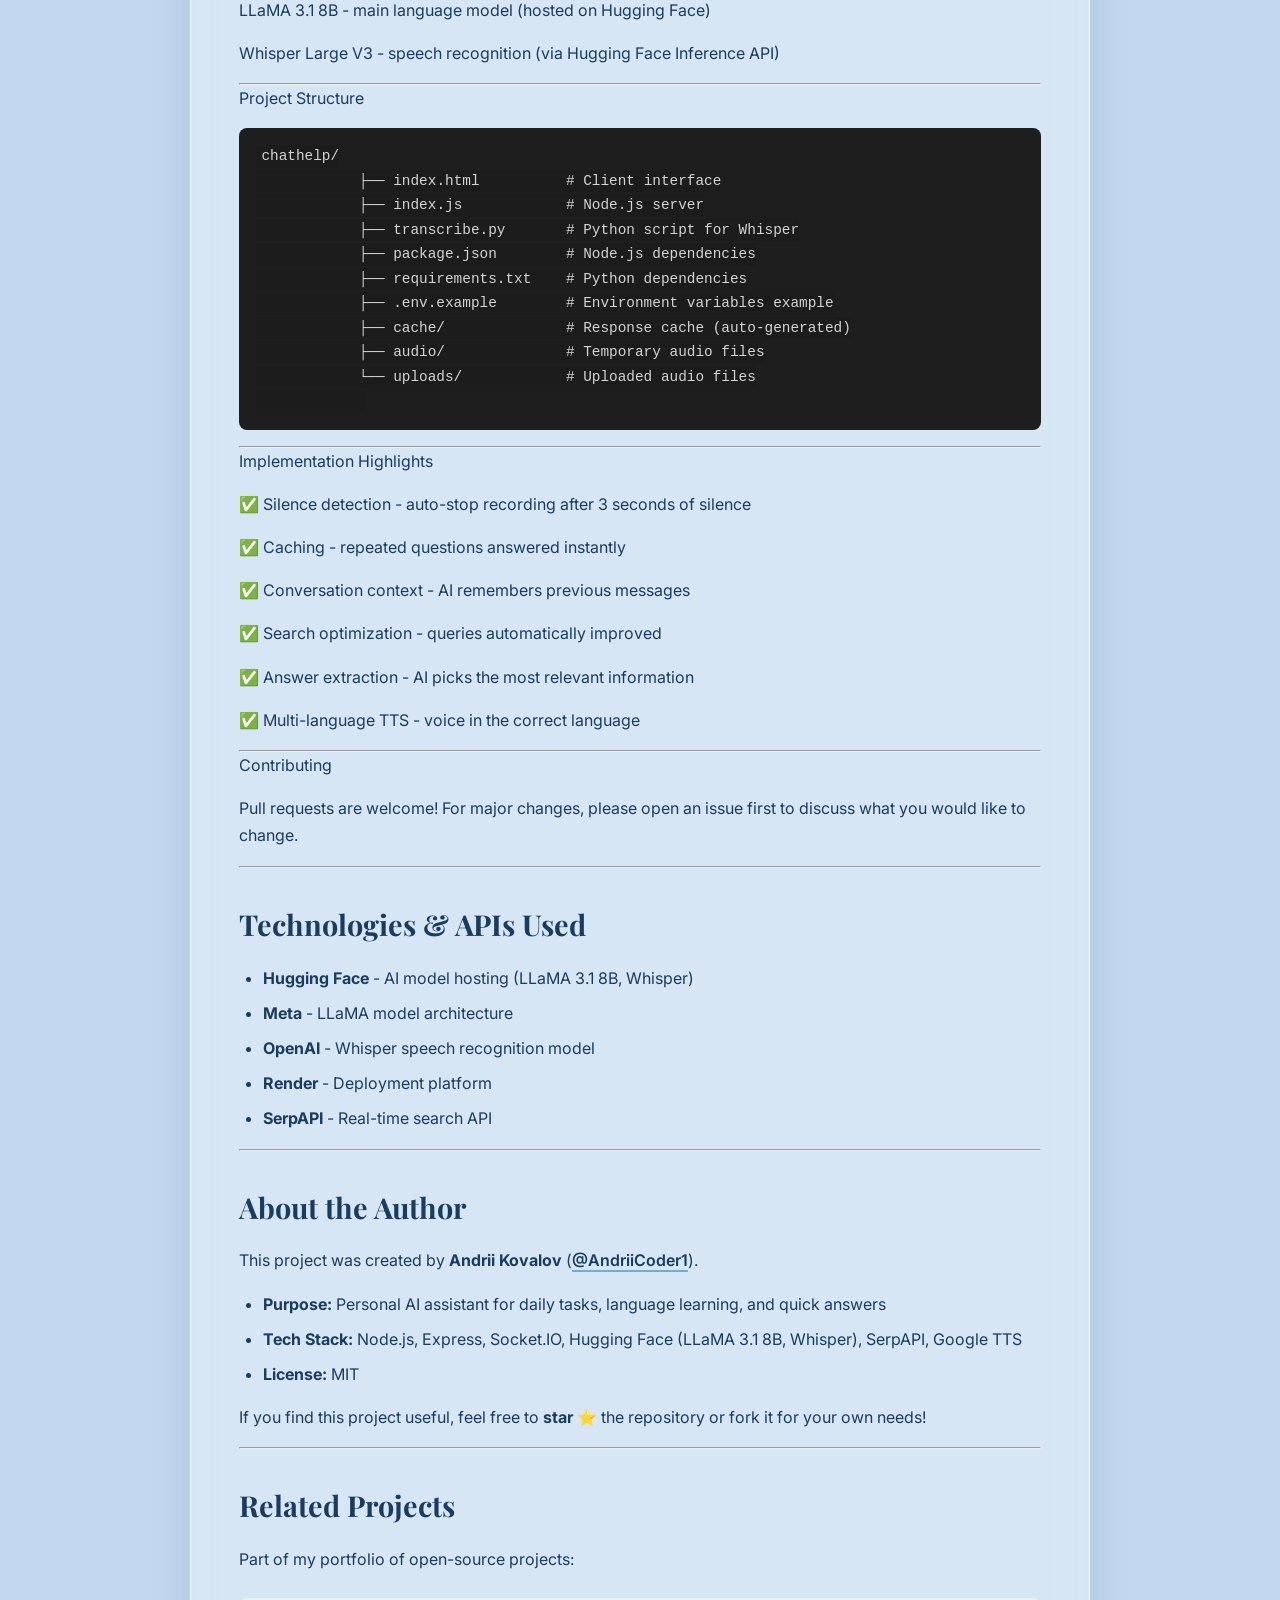
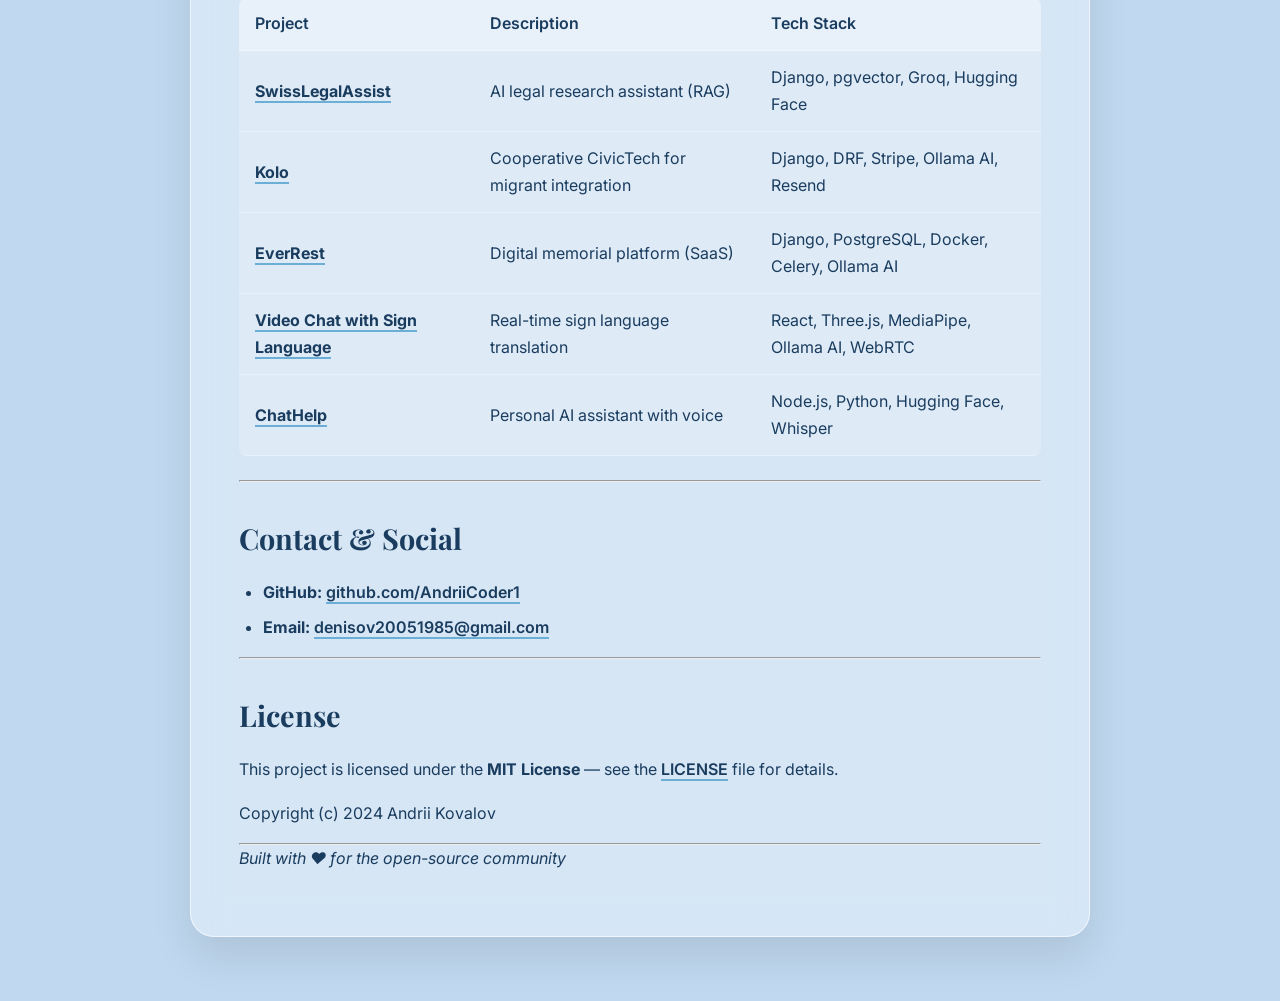
<file: project-chathelp.html>
<!DOCTYPE html>
<html lang="en">
<head>
    <meta charset="UTF-8">
    <meta name="viewport" content="width=device-width, initial-scale=1.0">
    <title>Project Name · Andrii Kovalov</title>
    
    <link href="https://fonts.googleapis.com/css2?family=Playfair+Display:wght@400;500;600&family=Inter:wght@300;400;500&display=swap" rel="stylesheet">
    
    <style>
        :root {
            --accent: #6baed6;
            --text: #1a3c5e;
            --text-light: #5a7f9e;
        }

        * { margin:0; padding:0; box-sizing:border-box; }
        body {
            font-family: 'Inter', system-ui, sans-serif;
            color: var(--text);
            min-height: 100vh;
            background: #c0d9f0;
        }

        .mountain-bg {
            position: fixed;
            top: 0; left: 0; width: 100%; height: 100vh;
            background: url('images/mountains-clean.jpg') center bottom / cover no-repeat;
            z-index: 0;
            pointer-events: none;
            opacity: 0.8;
        }

        .content {
            position: relative;
            z-index: 2;
            padding: 2rem 1rem 4rem;
        }

        .container {
            max-width: 900px;
            margin: 0 auto;
        }

        /* Кнопка назад */
        .back-btn {
            display: inline-block;
            margin-bottom: 2rem;
            color: var(--text);
            text-decoration: none;
            font-weight: 500;
            background: rgba(255,255,255,0.3);
            padding: 0.6rem 1.2rem;
            border-radius: 20px;
            backdrop-filter: blur(4px);
            transition: all 0.2s;
        }
        .back-btn:hover {
            background: rgba(255,255,255,0.6);
            transform: translateX(-5px);
        }

        /* Основная карточка */
        .project-container {
            background: rgba(255,255,255,0.35);
            backdrop-filter: blur(16px);
            border-radius: 24px;
            padding: 3rem;
            border: 1px solid rgba(255,255,255,0.6);
            box-shadow: 0 20px 40px rgba(0,0,0,0.1);
            line-height: 1.7;
        }

        /* Стили для Markdown-текста внутри карточки */
        .project-container h1 {
            font-family: 'Playfair Display', serif;
            font-size: 2.5rem;
            margin-bottom: 1rem;
            border-bottom: 2px solid var(--accent);
            padding-bottom: 1rem;
            text-align: center;
        }
        .project-container h2 {
            font-family: 'Playfair Display', serif;
            font-size: 1.8rem;
            margin-top: 2rem;
            margin-bottom: 1rem;
            color: var(--text);
        }
        .project-container h3 {
            font-size: 1.3rem;
            margin-top: 1.5rem;
            margin-bottom: 0.5rem;
        }
        .project-container p { margin-bottom: 1rem; }
        .project-container ul, .project-container ol {
            margin-left: 1.5rem;
            margin-bottom: 1rem;
        }
        .project-container li { margin-bottom: 0.5rem; }
        
        /* Стили для таблиц (характеристики) */
        .project-container table {
            width: 100%;
            border-collapse: collapse;
            margin: 1.5rem 0;
            background: rgba(255,255,255,0.2);
            border-radius: 8px;
            overflow: hidden;
        }
        .project-container th, .project-container td {
            padding: 0.8rem 1rem;
            text-align: left;
            border-bottom: 1px solid rgba(255,255,255,0.3);
        }
        .project-container th {
            background: rgba(255,255,255,0.3);
            font-weight: 600;
        }

        /* Стили для блоков кода */
        .project-container pre {
            background: #1e1e1e;
            color: #d4d4d4;
            padding: 1rem;
            border-radius: 8px;
            overflow-x: auto;
            margin: 1rem 0;
            font-family: 'Courier New', monospace;
            font-size: 0.9rem;
        }
        .project-container code {
            font-family: 'Courier New', monospace;
            background: rgba(0,0,0,0.05);
            padding: 0.2rem 0.4rem;
            border-radius: 4px;
        }

        /* Ссылки */
        .project-container a {
            color: var(--text); 
            font-weight: 600; 
            text-decoration: none;
            border-bottom: 2px solid var(--accent); 
            transition: all 0.2s;
        }
        .project-container a:hover {
            color: var(--accent); 
            border-bottom-color: var(--text); 
        }

        /* Адаптивность для мобильных устройств */
        @media (max-width: 768px) {
            .project-container { 
                padding: 1.5rem 1rem; 
            }
            .project-container h1 { 
                font-size: 2rem; 
            }
            .project-container h2 { 
                font-size: 1.4rem; 
            }
        
            /* Таблицы в телефоне */
            .project-container table {
                display: block; 
                overflow-x: auto; 
                white-space: nowrap; 
                -webkit-overflow-scrolling: touch; 
            }
            
            /* Фон карточки */
            .project-container {
                background: rgba(255, 255, 255, 0.6); 
                backdrop-filter: blur(20px); 
            }
        
            /* Исправляем длинные ссылки */
            .project-container pre {
                white-space: pre; 
                overflow-x: auto;
                -webkit-overflow-scrolling: touch; 
                padding: 1rem; 
                font-size: 0.8rem;
            }
            .project-container code {
                word-break: break-word;
            }
        }
    </style>
</head>
<body>

<div class="mountain-bg"></div>

<div class="content">
    <div class="container">
        <!-- Кнопка Назад -->
        <a href="index.html" class="back-btn">← Back to Home</a>

        <!-- Основной контент -->
        <div class="project-container">
            <h1>ChatHelp Personal AI Chat Assistant</h1>
            <h2 id="personal-ai-chat-assistant-chathelp-">ChatHelp Personal AI Chat Assistant</h2>
            <p>A personal chat assistant with voice input and AI responses. The project is designed for daily use in language learning and task solving. Completely free, powered by Hugging Face Spaces.</p>
            <h2 id="key-features">Key Features</h2>
            <ul>
            <li><strong>Voice input</strong> with automatic transcription via Whisper</li>
            <li><strong>Text chat</strong> with AI assistant (LLaMA 3.1 8B)</li>
            <li><strong>Internet search</strong> through SerpAPI (weather, rates, news)</li>
            <li><strong>Voice responses</strong> with Google TTS</li>
            <li><strong>Smart search</strong> with query type detection (prices, products, events)</li>
            <li><strong>Code generation</strong> in Python and JavaScript</li>
            <li><strong>Multi-language support</strong> (Russian, English, German)</li>
            <li><strong>Local time and date</strong> with language detection</li>
            <li><strong>Response caching</strong> for speed</li>
            <li><strong>Dark/light theme</strong> interface</li>
            </ul>
            <h2 id="technology-stack">Technology Stack</h2>
            <h3 id="frontend">Frontend</h3>
            <ul>
            <li><strong>Vanilla JavaScript</strong> (pure JS without frameworks)</li>
            <li><strong>HTML5, CSS3</strong> - responsive interface</li>
            <li><strong>Web Speech API</strong> - speech recognition in browser</li>
            <li><strong>MediaRecorder API</strong> - audio recording</li>
            <li><strong>Socket.IO Client</strong> - real-time communication</li>
            </ul>
            <h3 id="backend-node-js-">Backend (Node.js)</h3>
            <ul>
            <li><strong>Express.js</strong> - web server</li>
            <li><strong>Socket.IO</strong> - WebSocket connections</li>
            <li><strong>SerpAPI</strong> - search queries</li>
            <li><strong>Google TTS API</strong> - voice synthesis</li>
            <li><strong>Axios</strong> - HTTP requests</li>
            </ul>
            <h3 id="ai-and-audio-processing">AI and Audio Processing</h3>
            <ul>
            <li><strong>Hugging Face Spaces</strong> - AI model hosting</li>
            <li><strong>LLaMA 3.1 8B</strong> - language model (via Ollama)</li>
            <li><strong>OpenAI Whisper</strong> - audio transcription (via Hugging Face)</li>
            <li><strong>gTTS</strong> - speech synthesis</li>
            </ul>
            <h2 id="project-architecture">Project Architecture</h2>
            <p>The project uses a distributed architecture:</p>
            <ol>
            <li><strong>Client (browser)</strong> - voice recording, chat display</li>
            <li><strong>Node.js server (Render)</strong> - request handling, search, caching</li>
            <li><strong>Hugging Face Spaces</strong> - LLaMA 3.1 8B AI model</li>
            <li><strong>Hugging Face Inference API</strong> - Whisper speech recognition</li>
            </ol>
            <h3 id="voice-input-workflow-">Voice input workflow:</h3>
            <p>Browser (MediaRecorder) → Node.js → Python (Whisper) → Hugging Face API → text</p>
            <h3 id="ai-response-workflow-">AI response workflow:</h3>
            <p>Text → Node.js → Hugging Face Space (LLaMA) → response → TTS → browser</p>
            <h3 id="internet-search-workflow-">Internet search workflow:</h3>
            <p>Question → type detection → query optimization → SerpAPI → AI answer extraction</p>
            <h2 id="installation-setup">Installation &amp; Setup</h2>
            <h3 id="local-development">Local Development</h3>
            <pre><code class="lang-bash"><span class="hljs-meta"># Clone repository</span>
            git clone https:<span class="hljs-comment">//github.com/AndriiCoder1/chathelp.git</span>
            cd chathelp
            
            <span class="hljs-meta"># Install Node.js dependencies</span>
            npm install
            
            <span class="hljs-meta"># Install Python dependencies</span>
            pip install -r requirements.txt
            
            <span class="hljs-meta"># Create .env file</span>
            cp .env.example .env
            <span class="hljs-meta"># Add API keys: HF_TOKEN, SERPAPI_KEY</span>
            
            <span class="hljs-meta"># Start server</span>
            npm start
            </code></pre>
            <hr>
            <p>Deploy to Render</p>
            <p>Connect GitHub repository</p>
            <p>Add environment variables:</p>
            <p>HF_TOKEN - Hugging Face token</p>
            <p>SERPAPI_KEY - search API key</p>
            <p>Automatic deploy on push</p>
            <hr>
            <p> Required API Keys</p>
            <p>HF_TOKEN - get from huggingface.co/settings/tokens</p>
            <p>SERPAPI_KEY - get from serpapi.com</p>
            <hr>
            <p> AI Models Used</p>
            <p>LLaMA 3.1 8B - main language model (hosted on Hugging Face)</p>
            <p>Whisper Large V3 - speech recognition (via Hugging Face Inference API)</p>
            <hr>
            <p> Project Structure</p>
            <pre><code>chathelp/
            ├── <span class="hljs-keyword">index</span>.html          <span class="hljs-meta"># Client interface</span>
            ├── <span class="hljs-keyword">index</span>.js            <span class="hljs-meta"># Node.js server</span>
            ├── transcribe.py       <span class="hljs-meta"># Python script for Whisper</span>
            ├── package.json        <span class="hljs-meta"># Node.js dependencies</span>
            ├── requirements.txt    <span class="hljs-meta"># Python dependencies</span>
            ├── .env.example        <span class="hljs-meta"># Environment variables example</span>
            ├── cache/              <span class="hljs-meta"># Response cache (auto-generated)</span>
            ├── audio/              <span class="hljs-meta"># Temporary audio files</span>
            └── uploads/            <span class="hljs-meta"># Uploaded audio files</span>
            </code></pre><hr>
            <p> Implementation Highlights</p>
            <p>✅ Silence detection - auto-stop recording after 3 seconds of silence</p>
            <p>✅ Caching - repeated questions answered instantly</p>
            <p>✅ Conversation context - AI remembers previous messages</p>
            <p>✅ Search optimization - queries automatically improved</p>
            <p>✅ Answer extraction - AI picks the most relevant information</p>
            <p>✅ Multi-language TTS - voice in the correct language</p>
            <hr>
            <p> Contributing</p>
            <p>Pull requests are welcome! For major changes, please open an issue first to discuss what you would like to change.</p>
            <hr>
            <h2 id="technologies-apis-used">Technologies &amp; APIs Used</h2>
            <ul>
            <li><strong>Hugging Face</strong> - AI model hosting (LLaMA 3.1 8B, Whisper)</li>
            <li><strong>Meta</strong> - LLaMA model architecture</li>
            <li><strong>OpenAI</strong> - Whisper speech recognition model</li>
            <li><strong>Render</strong> - Deployment platform</li>
            <li><strong>SerpAPI</strong> - Real-time search API</li>
            </ul>
            <hr>
            <h2 id="about-the-author">About the Author</h2>
            <p>This project was created by <strong>Andrii Kovalov</strong> (<a href="https://github.com/AndriiCoder1">@AndriiCoder1</a>).</p>
            <ul>
            <li><strong>Purpose:</strong> Personal AI assistant for daily tasks, language learning, and quick answers</li>
            <li><strong>Tech Stack:</strong> Node.js, Express, Socket.IO, Hugging Face (LLaMA 3.1 8B, Whisper), SerpAPI, Google TTS</li>
            <li><strong>License:</strong> MIT</li>
            </ul>
            <p>If you find this project useful, feel free to <strong>star ⭐</strong> the repository or fork it for your own needs!</p>
            <hr>
            <h2 id="related-projects">Related Projects</h2>
            <p>Part of my portfolio of open-source projects:</p>
            <table>
            <thead>
            <tr>
            <th>Project</th>
            <th>Description</th>
            <th>Tech Stack</th>
            </tr>
            </thead>
            <tbody>
              <tr>
              <td><a href="https://github.com/AndriiCoder1/swiss-legal-assistant"><strong>SwissLegalAssist</strong></a></td>
              <td>AI legal research assistant (RAG)</td>
              <td>Django, pgvector, Groq, Hugging Face</td>
              </tr>
              <tr>
              <td><a href="https://github.com/AndriiCoder1/kolo"><strong>Kolo</strong></a></td>
              <td>Cooperative CivicTech for migrant integration</td>
              <td>Django, DRF, Stripe, Ollama AI, Resend</td>
              </tr>
              <tr>
              <td><a href="https://github.com/AndriiCoder1/copy_everest"><strong>EverRest</strong></a></td>
              <td>Digital memorial platform (SaaS)</td>
              <td>Django, PostgreSQL, Docker, Celery, Ollama AI</td>
              </tr>
              <tr>
              <td><a href="https://github.com/AndriiCoder1/video-chat"><strong>Video Chat with Sign Language</strong></a></td>
              <td>Real-time sign language translation</td>
              <td>React, Three.js, MediaPipe, Ollama AI, WebRTC</td>
              </tr>
              <tr>
              <td><a href="https://github.com/AndriiCoder1/chathelp"><strong>ChatHelp</strong></a></td>
              <td>Personal AI assistant with voice</td>
              <td>Node.js, Python, Hugging Face, Whisper</td>
              </tr>
              </tbody>
            </table>
            <hr>
            <h2 id="contact-social">Contact &amp; Social</h2>
            <ul>
            <li><strong>GitHub:</strong> <a href="https://github.com/AndriiCoder1">github.com/AndriiCoder1</a></li>
            <li><strong>Email:</strong> <a href="mailto:denisov20051985@gmail.com">denisov20051985@gmail.com</a></li>
            </ul>
            <hr>
            <h2 id="license">License</h2>
            <p>This project is licensed under the <strong>MIT License</strong> — see the <a href="LICENSE">LICENSE</a> file for details.</p>
            <p>Copyright (c) 2024 Andrii Kovalov</p>
            <hr>
            <p><em>Built with ❤️ for the open-source community</em></p>
        </div>
    </div>
</div>

</body>
</html>
</file>
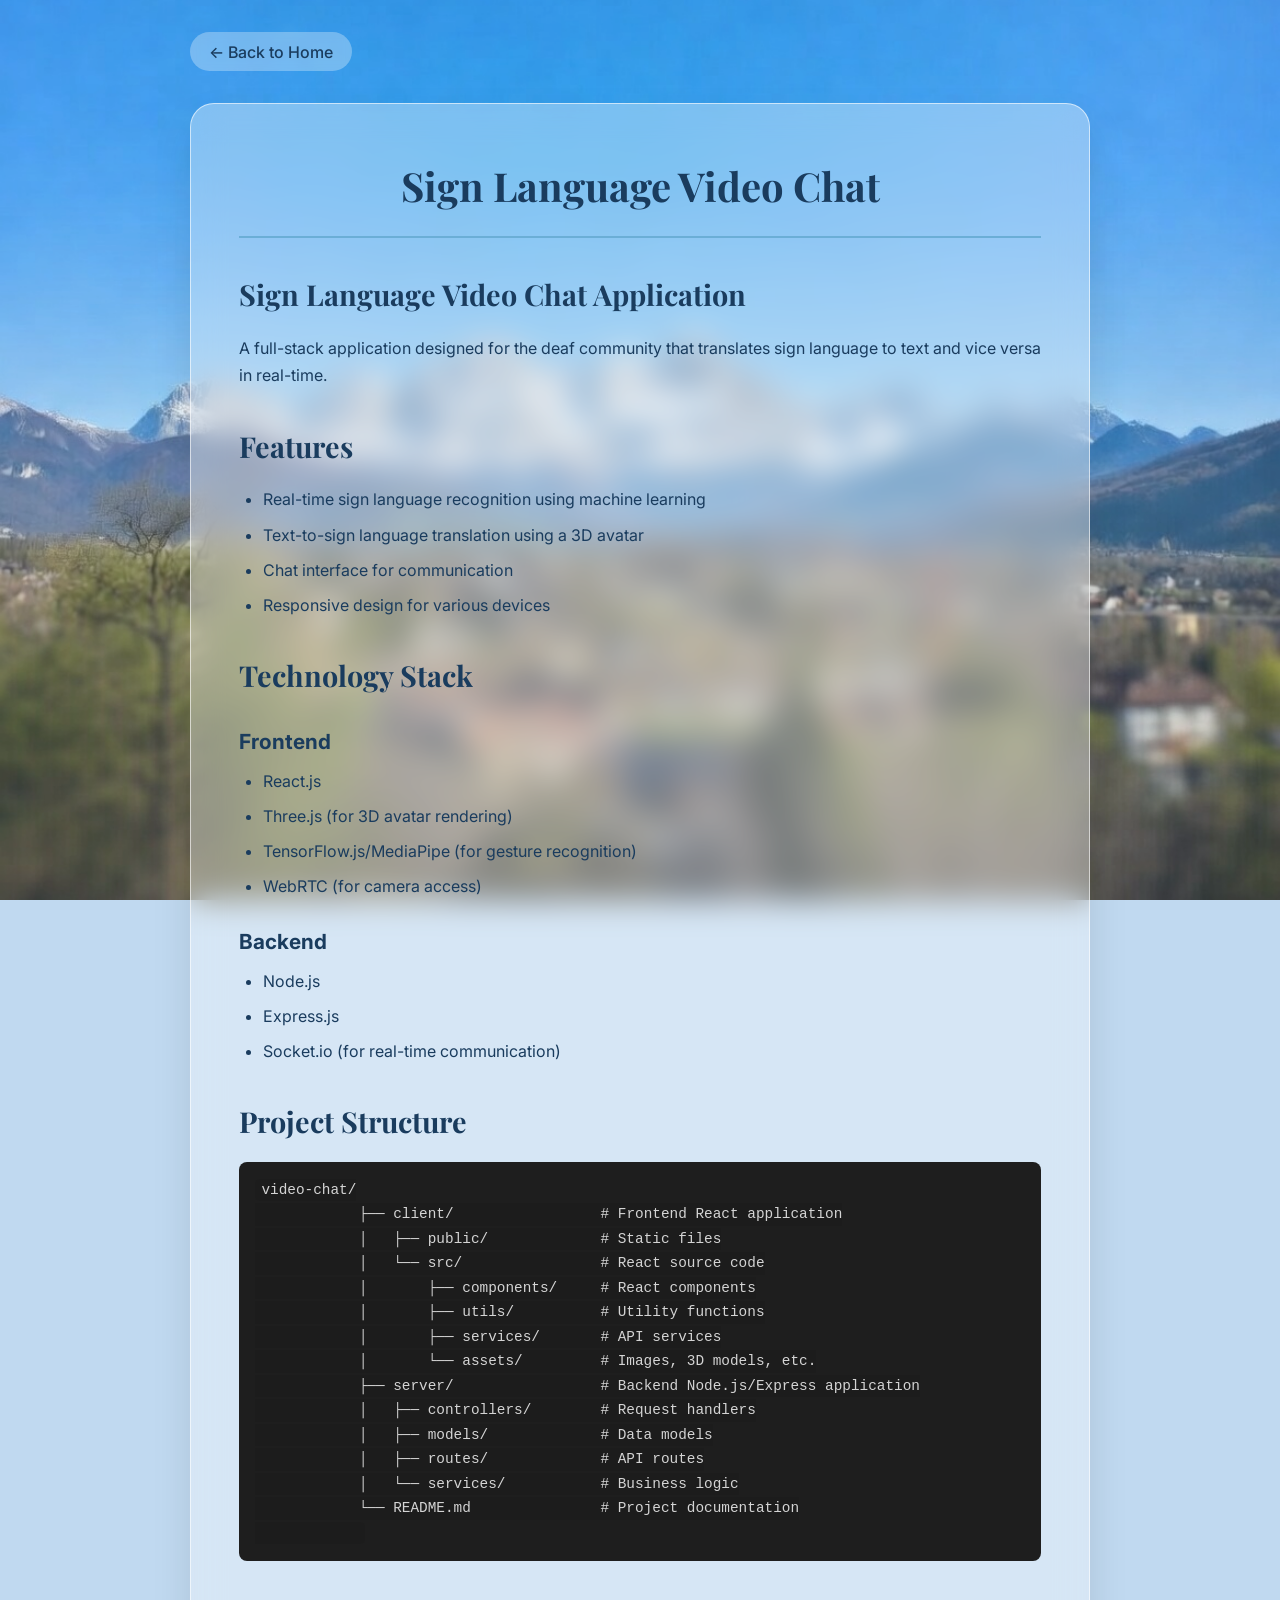
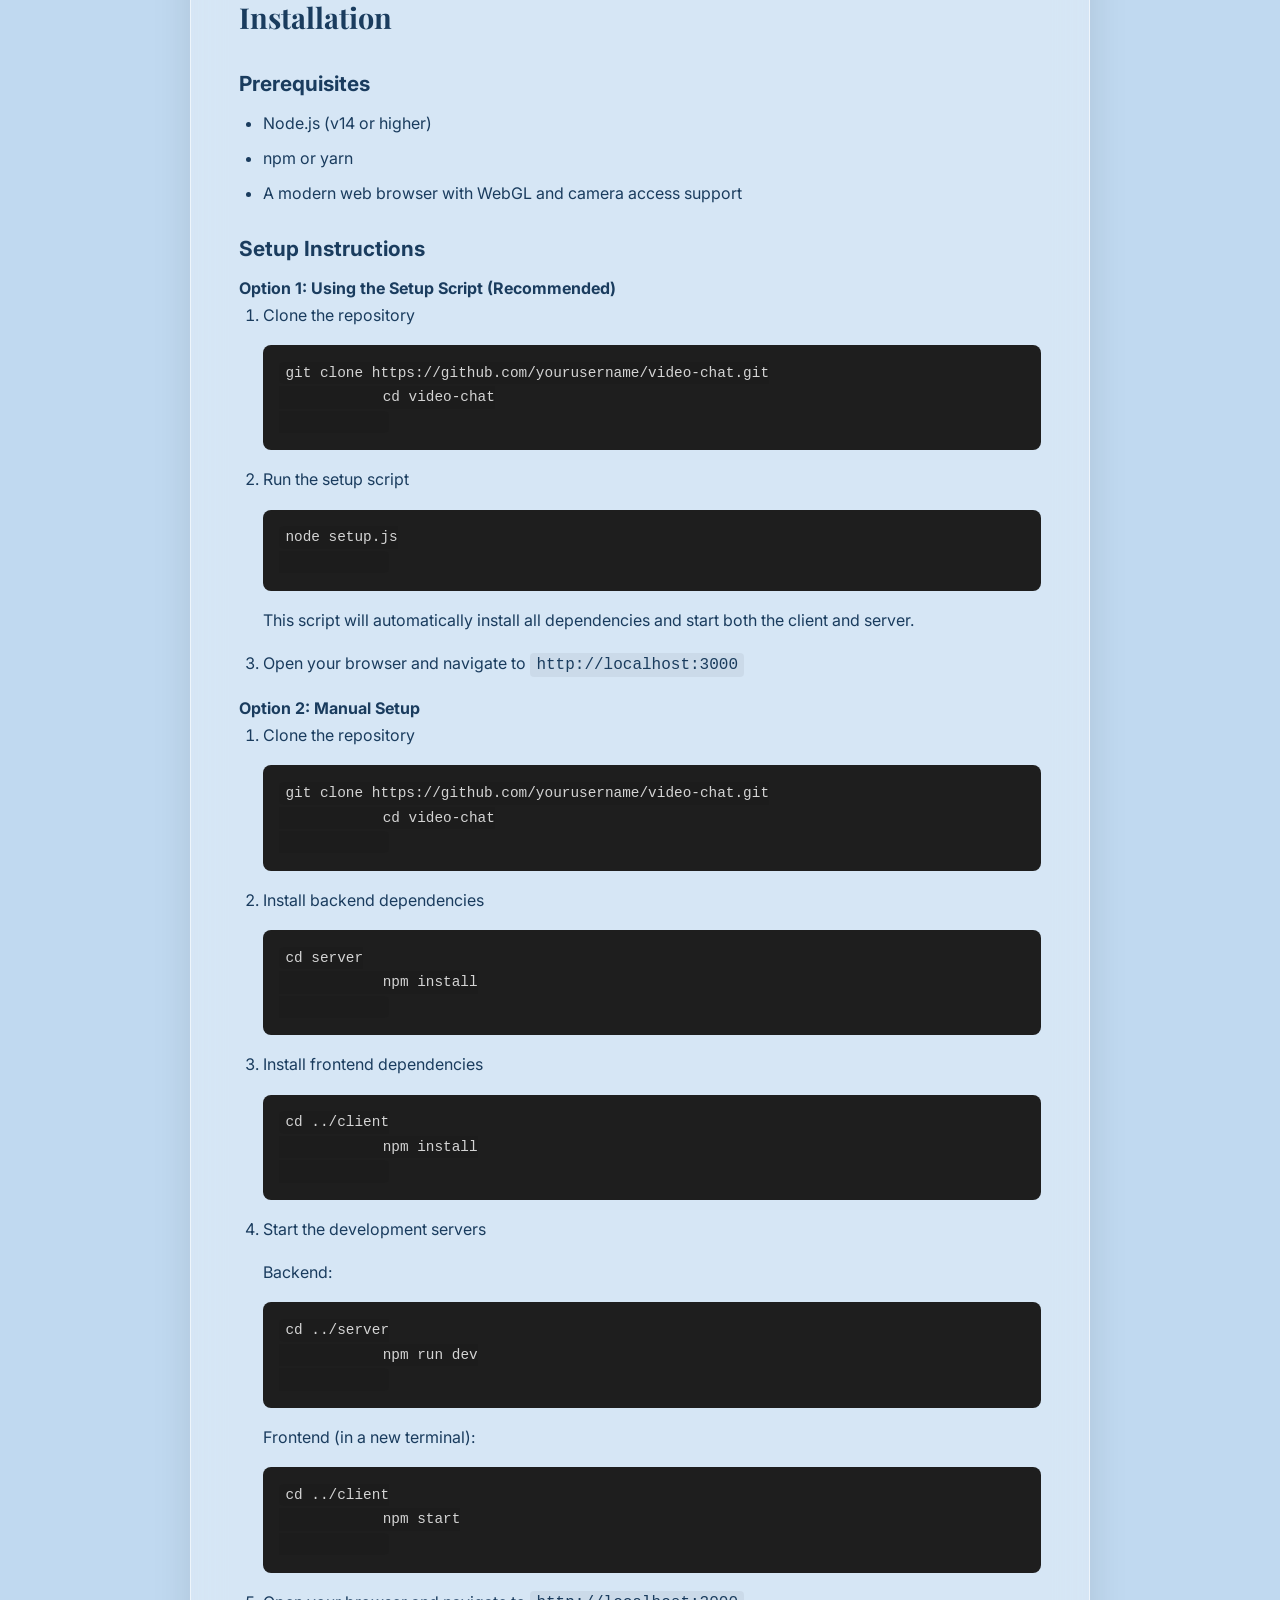
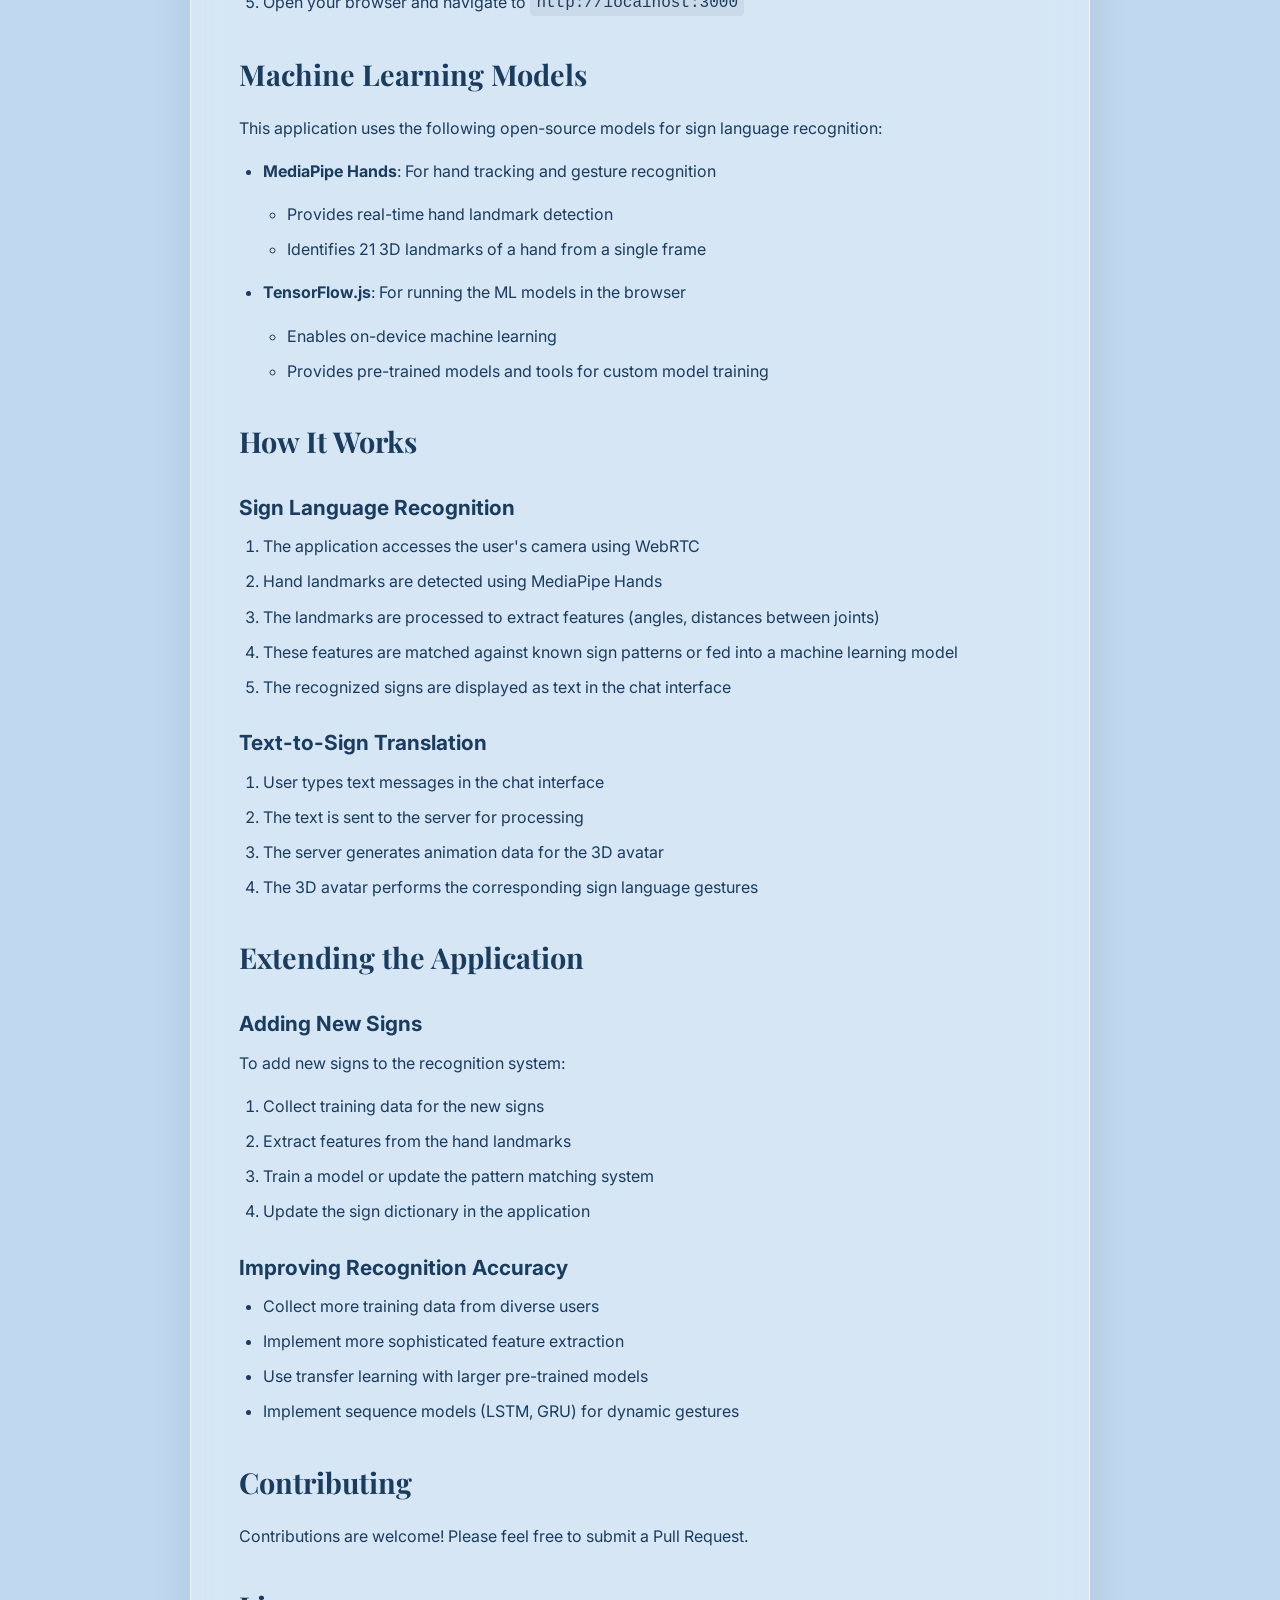
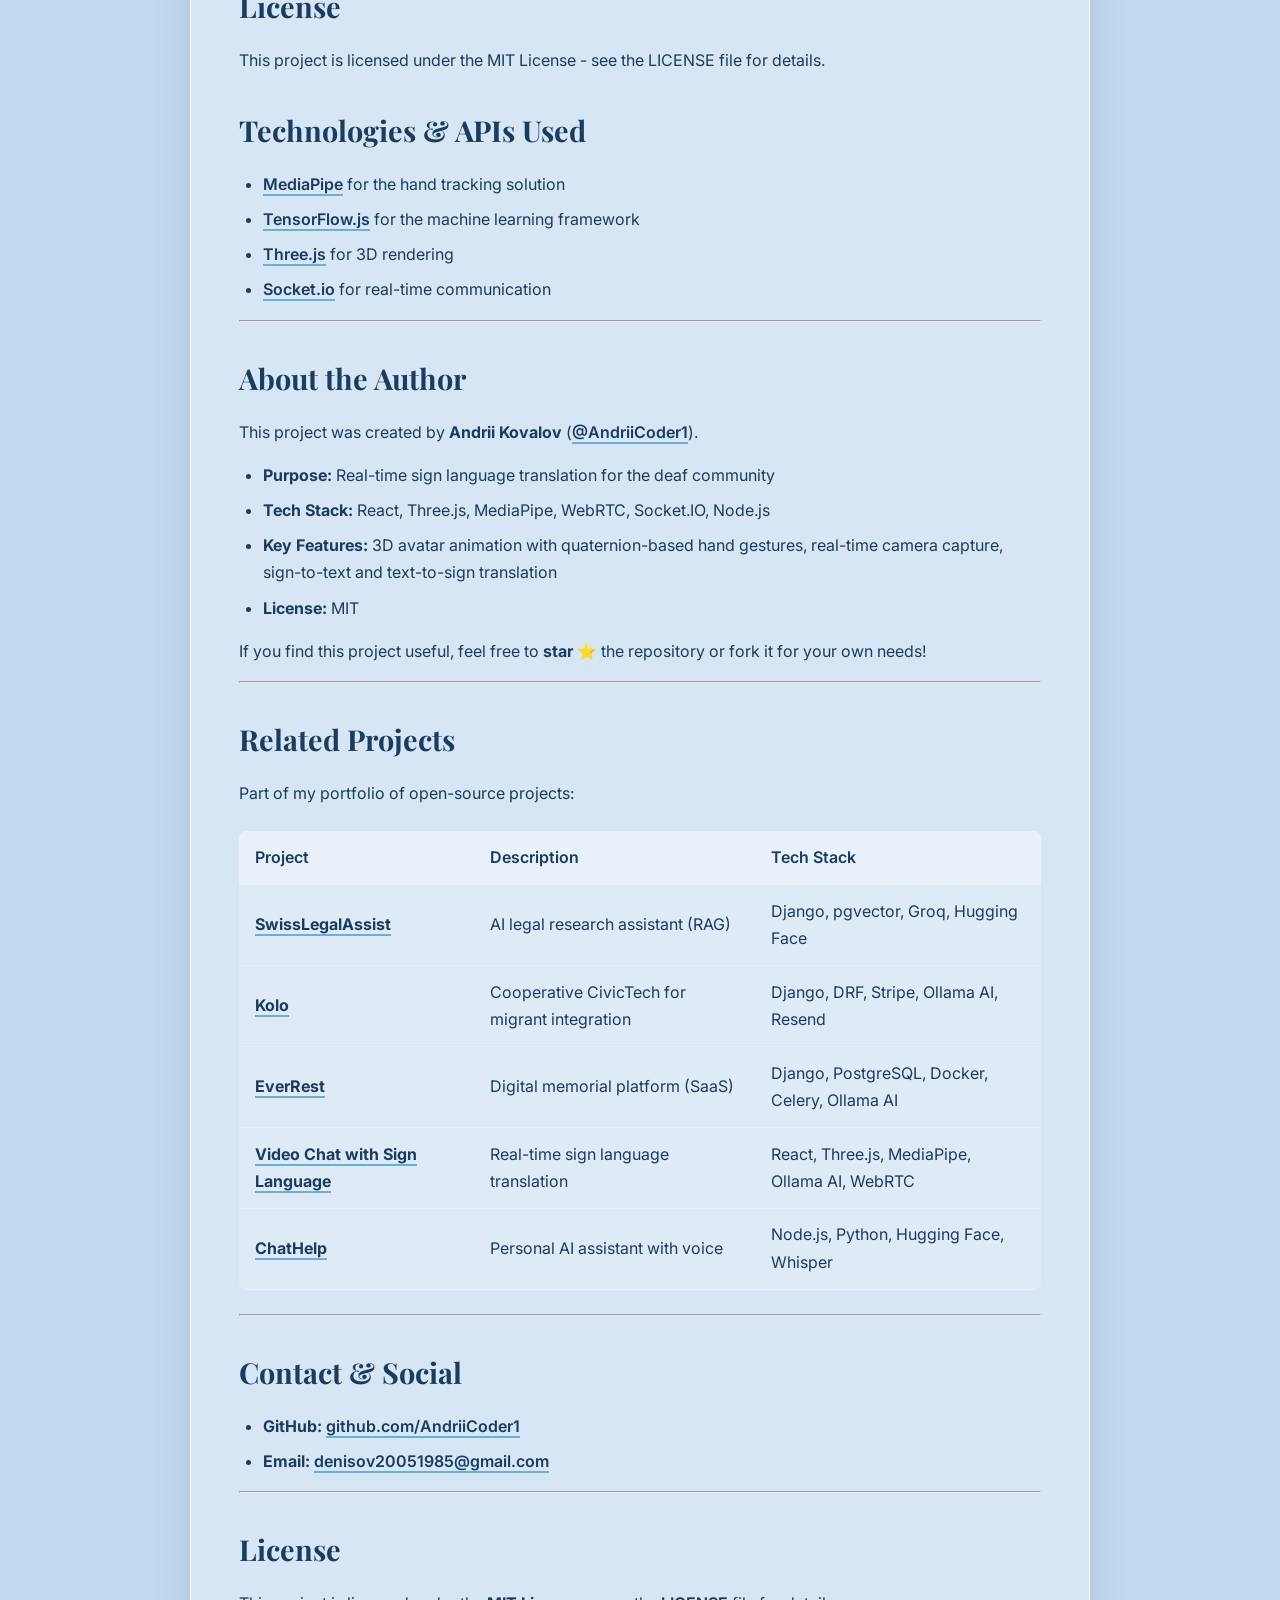
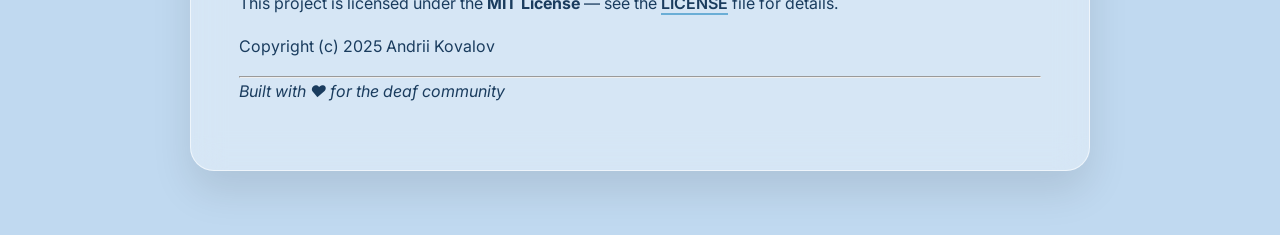
<file: project-signlang.html>
<!DOCTYPE html>
<html lang="en">
<head>
    <meta charset="UTF-8">
    <meta name="viewport" content="width=device-width, initial-scale=1.0">
    <title>Project Name · Andrii Kovalov</title>
    
    <link href="https://fonts.googleapis.com/css2?family=Playfair+Display:wght@400;500;600&family=Inter:wght@300;400;500&display=swap" rel="stylesheet">
    
    <style>
        :root {
            --accent: #6baed6;
            --text: #1a3c5e;
            --text-light: #5a7f9e;
        }

        * { margin:0; padding:0; box-sizing:border-box; }
        body {
            font-family: 'Inter', system-ui, sans-serif;
            color: var(--text);
            min-height: 100vh;
            background: #c0d9f0;
        }

        .mountain-bg {
            position: fixed;
            top: 0; left: 0; width: 100%; height: 100vh;
            background: url('images/mountains-clean.jpg') center bottom / cover no-repeat;
            z-index: 0;
            pointer-events: none;
            opacity: 0.8;
        }

        .content {
            position: relative;
            z-index: 2;
            padding: 2rem 1rem 4rem;
        }

        .container {
            max-width: 900px;
            margin: 0 auto;
        }

        /* Кнопка назад */
        .back-btn {
            display: inline-block;
            margin-bottom: 2rem;
            color: var(--text);
            text-decoration: none;
            font-weight: 500;
            background: rgba(255,255,255,0.3);
            padding: 0.6rem 1.2rem;
            border-radius: 20px;
            backdrop-filter: blur(4px);
            transition: all 0.2s;
        }
        .back-btn:hover {
            background: rgba(255,255,255,0.6);
            transform: translateX(-5px);
        }

        /* Основная карточка */
        .project-container {
            background: rgba(255,255,255,0.35);
            backdrop-filter: blur(16px);
            border-radius: 24px;
            padding: 3rem;
            border: 1px solid rgba(255,255,255,0.6);
            box-shadow: 0 20px 40px rgba(0,0,0,0.1);
            line-height: 1.7;
        }

        /* Стили для Markdown-текста внутри карточки */
        .project-container h1 {
            font-family: 'Playfair Display', serif;
            font-size: 2.5rem;
            margin-bottom: 1rem;
            border-bottom: 2px solid var(--accent);
            padding-bottom: 1rem;
            text-align: center;
        }
        .project-container h2 {
            font-family: 'Playfair Display', serif;
            font-size: 1.8rem;
            margin-top: 2rem;
            margin-bottom: 1rem;
            color: var(--text);
        }
        .project-container h3 {
            font-size: 1.3rem;
            margin-top: 1.5rem;
            margin-bottom: 0.5rem;
        }
        .project-container p { margin-bottom: 1rem; }
        .project-container ul, .project-container ol {
            margin-left: 1.5rem;
            margin-bottom: 1rem;
        }
        .project-container li { margin-bottom: 0.5rem; }
        
        /* Стили для таблиц (характеристики) */
        .project-container table {
            width: 100%;
            border-collapse: collapse;
            margin: 1.5rem 0;
            background: rgba(255,255,255,0.2);
            border-radius: 8px;
            overflow: hidden;
        }
        .project-container th, .project-container td {
            padding: 0.8rem 1rem;
            text-align: left;
            border-bottom: 1px solid rgba(255,255,255,0.3);
        }
        .project-container th {
            background: rgba(255,255,255,0.3);
            font-weight: 600;
        }

        /* Стили для блоков кода */
        .project-container pre {
            background: #1e1e1e;
            color: #d4d4d4;
            padding: 1rem;
            border-radius: 8px;
            overflow-x: auto;
            margin: 1rem 0;
            font-family: 'Courier New', monospace;
            font-size: 0.9rem;
        }
        .project-container code {
            font-family: 'Courier New', monospace;
            background: rgba(0,0,0,0.05);
            padding: 0.2rem 0.4rem;
            border-radius: 4px;
        }

        /* Ссылки */
        .project-container a {
            color: var(--text); 
            font-weight: 600; 
            text-decoration: none;
            border-bottom: 2px solid var(--accent); 
            transition: all 0.2s;
        }
        .project-container a:hover {
            color: var(--accent); 
            border-bottom-color: var(--text); 
        }

        /* Адаптивность для мобильных устройств */
        @media (max-width: 768px) {
            .project-container { 
                padding: 1.5rem 1rem; 
            }
            .project-container h1 { 
                font-size: 2rem; 
            }
            .project-container h2 { 
                font-size: 1.4rem; 
            }
        
            /* Таблицы в телефоне */
            .project-container table {
                display: block; 
                overflow-x: auto; 
                white-space: nowrap; 
                -webkit-overflow-scrolling: touch; 
            }
            
            /* Фон карточки */
            .project-container {
                background: rgba(255, 255, 255, 0.6); 
                backdrop-filter: blur(20px); 
            }
        
            /* Исправляем длинные ссылки */
            .project-container pre {
                white-space: pre; 
                overflow-x: auto;
                -webkit-overflow-scrolling: touch; 
                padding: 1rem; 
                font-size: 0.8rem;
            }
            .project-container code {
                word-break: break-word;
            }
        }
    </style>
</head>
<body>

<div class="mountain-bg"></div>

<div class="content">
    <div class="container">
        <!-- Кнопка Назад -->
        <a href="index.html" class="back-btn">← Back to Home</a>

        <!-- Основной контент -->
        <div class="project-container">
          <h1>Sign Language Video Chat</h1>
            <h2 id="sign-language-video-chat-application">Sign Language Video Chat Application</h2>
            <p>A full-stack application designed for the deaf community that translates sign language to text and vice versa in real-time.</p>
            <h2 id="features">Features</h2>
            <ul>
            <li>Real-time sign language recognition using machine learning</li>
            <li>Text-to-sign language translation using a 3D avatar</li>
            <li>Chat interface for communication</li>
            <li>Responsive design for various devices</li>
            </ul>
            <h2 id="technology-stack">Technology Stack</h2>
            <h3 id="frontend">Frontend</h3>
            <ul>
            <li>React.js</li>
            <li>Three.js (for 3D avatar rendering)</li>
            <li>TensorFlow.js/MediaPipe (for gesture recognition)</li>
            <li>WebRTC (for camera access)</li>
            </ul>
            <h3 id="backend">Backend</h3>
            <ul>
            <li>Node.js</li>
            <li>Express.js</li>
            <li>Socket.io (for real-time communication)</li>
            </ul>
            <h2 id="project-structure">Project Structure</h2>
            <pre><code>video-chat/
            ├── <span class="hljs-keyword">client</span>/                 <span class="hljs-meta"># Frontend React application</span>
            │   ├── <span class="hljs-keyword">public</span>/             <span class="hljs-meta"># Static files</span>
            │   └── src/                <span class="hljs-meta"># React source code</span>
            │       ├── components/     <span class="hljs-meta"># React components</span>
            │       ├── utils/          <span class="hljs-meta"># Utility functions</span>
            │       ├── services/       <span class="hljs-meta"># API services</span>
            │       └── assets/         <span class="hljs-meta"># Images, 3D models, etc.</span>
            ├── <span class="hljs-keyword">server</span>/                 <span class="hljs-meta"># Backend Node.js/Express application</span>
            │   ├── controllers/        <span class="hljs-meta"># Request handlers</span>
            │   ├── models/             <span class="hljs-meta"># Data models</span>
            │   ├── routes/             <span class="hljs-meta"># API routes</span>
            │   └── services/           <span class="hljs-meta"># Business logic</span>
            └── README.md               <span class="hljs-meta"># Project documentation</span>
            </code></pre><h2 id="installation">Installation</h2>
            <h3 id="prerequisites">Prerequisites</h3>
            <ul>
            <li>Node.js (v14 or higher)</li>
            <li>npm or yarn</li>
            <li>A modern web browser with WebGL and camera access support</li>
            </ul>
            <h3 id="setup-instructions">Setup Instructions</h3>
            <h4 id="option-1-using-the-setup-script-recommended-">Option 1: Using the Setup Script (Recommended)</h4>
            <ol>
            <li><p>Clone the repository</p>
            <pre><code class="lang-bash">git <span class="hljs-keyword">clone</span> <span class="hljs-title">https</span>://github.com/yourusername/video-chat.git
            cd video-chat
            </code></pre>
            </li>
            <li><p>Run the setup script</p>
            <pre><code class="lang-bash"><span class="hljs-keyword">node</span> <span class="hljs-title">setup</span>.js
            </code></pre>
            <p>This script will automatically install all dependencies and start both the client and server.</p>
            </li>
            <li><p>Open your browser and navigate to <code>http://localhost:3000</code></p>
            </li>
            </ol>
            <h4 id="option-2-manual-setup">Option 2: Manual Setup</h4>
            <ol>
            <li><p>Clone the repository</p>
            <pre><code class="lang-bash">git <span class="hljs-keyword">clone</span> <span class="hljs-title">https</span>://github.com/yourusername/video-chat.git
            cd video-chat
            </code></pre>
            </li>
            <li><p>Install backend dependencies</p>
            <pre><code class="lang-bash">cd <span class="hljs-keyword">server</span>
            npm install
            </code></pre>
            </li>
            <li><p>Install frontend dependencies</p>
            <pre><code class="lang-bash"><span class="hljs-function"><span class="hljs-title">cd</span></span> ../client
            npm install
            </code></pre>
            </li>
            <li><p>Start the development servers</p>
            <p>Backend:</p>
            <pre><code class="lang-bash">cd ../server
            npm <span class="hljs-keyword">run</span><span class="bash"> dev</span>
            </code></pre>
            <p>Frontend (in a new terminal):</p>
            <pre><code class="lang-bash"><span class="hljs-built_in">cd</span> ../client
            npm <span class="hljs-built_in">start</span>
            </code></pre>
            </li>
            <li><p>Open your browser and navigate to <code>http://localhost:3000</code></p>
            </li>
            </ol>
            <h2 id="machine-learning-models">Machine Learning Models</h2>
            <p>This application uses the following open-source models for sign language recognition:</p>
            <ul>
            <li><p><strong>MediaPipe Hands</strong>: For hand tracking and gesture recognition</p>
            <ul>
            <li>Provides real-time hand landmark detection</li>
            <li>Identifies 21 3D landmarks of a hand from a single frame</li>
            </ul>
            </li>
            <li><p><strong>TensorFlow.js</strong>: For running the ML models in the browser</p>
            <ul>
            <li>Enables on-device machine learning</li>
            <li>Provides pre-trained models and tools for custom model training</li>
            </ul>
            </li>
            </ul>
            <h2 id="how-it-works">How It Works</h2>
            <h3 id="sign-language-recognition">Sign Language Recognition</h3>
            <ol>
            <li>The application accesses the user&#39;s camera using WebRTC</li>
            <li>Hand landmarks are detected using MediaPipe Hands</li>
            <li>The landmarks are processed to extract features (angles, distances between joints)</li>
            <li>These features are matched against known sign patterns or fed into a machine learning model</li>
            <li>The recognized signs are displayed as text in the chat interface</li>
            </ol>
            <h3 id="text-to-sign-translation">Text-to-Sign Translation</h3>
            <ol>
            <li>User types text messages in the chat interface</li>
            <li>The text is sent to the server for processing</li>
            <li>The server generates animation data for the 3D avatar</li>
            <li>The 3D avatar performs the corresponding sign language gestures</li>
            </ol>
            <h2 id="extending-the-application">Extending the Application</h2>
            <h3 id="adding-new-signs">Adding New Signs</h3>
            <p>To add new signs to the recognition system:</p>
            <ol>
            <li>Collect training data for the new signs</li>
            <li>Extract features from the hand landmarks</li>
            <li>Train a model or update the pattern matching system</li>
            <li>Update the sign dictionary in the application</li>
            </ol>
            <h3 id="improving-recognition-accuracy">Improving Recognition Accuracy</h3>
            <ul>
            <li>Collect more training data from diverse users</li>
            <li>Implement more sophisticated feature extraction</li>
            <li>Use transfer learning with larger pre-trained models</li>
            <li>Implement sequence models (LSTM, GRU) for dynamic gestures</li>
            </ul>
            <h2 id="contributing">Contributing</h2>
            <p>Contributions are welcome! Please feel free to submit a Pull Request.</p>
            <h2 id="license">License</h2>
            <p>This project is licensed under the MIT License - see the LICENSE file for details.</p>
            <h2 id="technologies-apis-used">Technologies &amp; APIs Used</h2>
            <ul>
            <li><a href="https://mediapipe.dev/">MediaPipe</a> for the hand tracking solution</li>
            <li><a href="https://www.tensorflow.org/js">TensorFlow.js</a> for the machine learning framework</li>
            <li><a href="https://threejs.org/">Three.js</a> for 3D rendering</li>
            <li><a href="https://socket.io/">Socket.io</a> for real-time communication</li>
            </ul>
            <hr>
            <h2 id="about-the-author">About the Author</h2>
            <p>This project was created by <strong>Andrii Kovalov</strong> (<a href="https://github.com/AndriiCoder1">@AndriiCoder1</a>).</p>
            <ul>
            <li><strong>Purpose:</strong> Real-time sign language translation for the deaf community</li>
            <li><strong>Tech Stack:</strong> React, Three.js, MediaPipe, WebRTC, Socket.IO, Node.js</li>
            <li><strong>Key Features:</strong> 3D avatar animation with quaternion-based hand gestures, real-time camera capture, sign-to-text and text-to-sign translation</li>
            <li><strong>License:</strong> MIT</li>
            </ul>
            <p>If you find this project useful, feel free to <strong>star ⭐</strong> the repository or fork it for your own needs!</p>
            <hr>
            <h2 id="related-projects">Related Projects</h2>
            <p>Part of my portfolio of open-source projects:</p>
            <table>
            <thead>
            <tr>
            <th>Project</th>
            <th>Description</th>
            <th>Tech Stack</th>
            </tr>
            </thead>
            <tbody>
              <tr>
              <td><a href="https://github.com/AndriiCoder1/swiss-legal-assistant"><strong>SwissLegalAssist</strong></a></td>
              <td>AI legal research assistant (RAG)</td>
              <td>Django, pgvector, Groq, Hugging Face</td>
              </tr>
              <tr>
              <td><a href="https://github.com/AndriiCoder1/kolo"><strong>Kolo</strong></a></td>
              <td>Cooperative CivicTech for migrant integration</td>
              <td>Django, DRF, Stripe, Ollama AI, Resend</td>
              </tr>
              <tr>
              <td><a href="https://github.com/AndriiCoder1/copy_everest"><strong>EverRest</strong></a></td>
              <td>Digital memorial platform (SaaS)</td>
              <td>Django, PostgreSQL, Docker, Celery, Ollama AI</td>
              </tr>
              <tr>
              <td><a href="https://github.com/AndriiCoder1/video-chat"><strong>Video Chat with Sign Language</strong></a></td>
              <td>Real-time sign language translation</td>
              <td>React, Three.js, MediaPipe, Ollama AI, WebRTC</td>
              </tr>
              <tr>
              <td><a href="https://github.com/AndriiCoder1/chathelp"><strong>ChatHelp</strong></a></td>
              <td>Personal AI assistant with voice</td>
              <td>Node.js, Python, Hugging Face, Whisper</td>
              </tr>
              </tbody>
            </table>
            <hr>
            <h2 id="contact-social">Contact &amp; Social</h2>
            <ul>
            <li><strong>GitHub:</strong> <a href="https://github.com/AndriiCoder1">github.com/AndriiCoder1</a></li>
            <li><strong>Email:</strong> <a href="mailto:denisov20051985@gmail.com">denisov20051985@gmail.com</a></li>
            </ul>
            <hr>
            <h2 id="license">License</h2>
            <p>This project is licensed under the <strong>MIT License</strong> — see the <a href="LICENSE">LICENSE</a> file for details.</p>
            <p>Copyright (c) 2025 Andrii Kovalov</p>
            <hr>
            <p><em>Built with ❤️ for the deaf community</em></p>
        </div>
    </div>
</div>

</body>
</html>
</file>
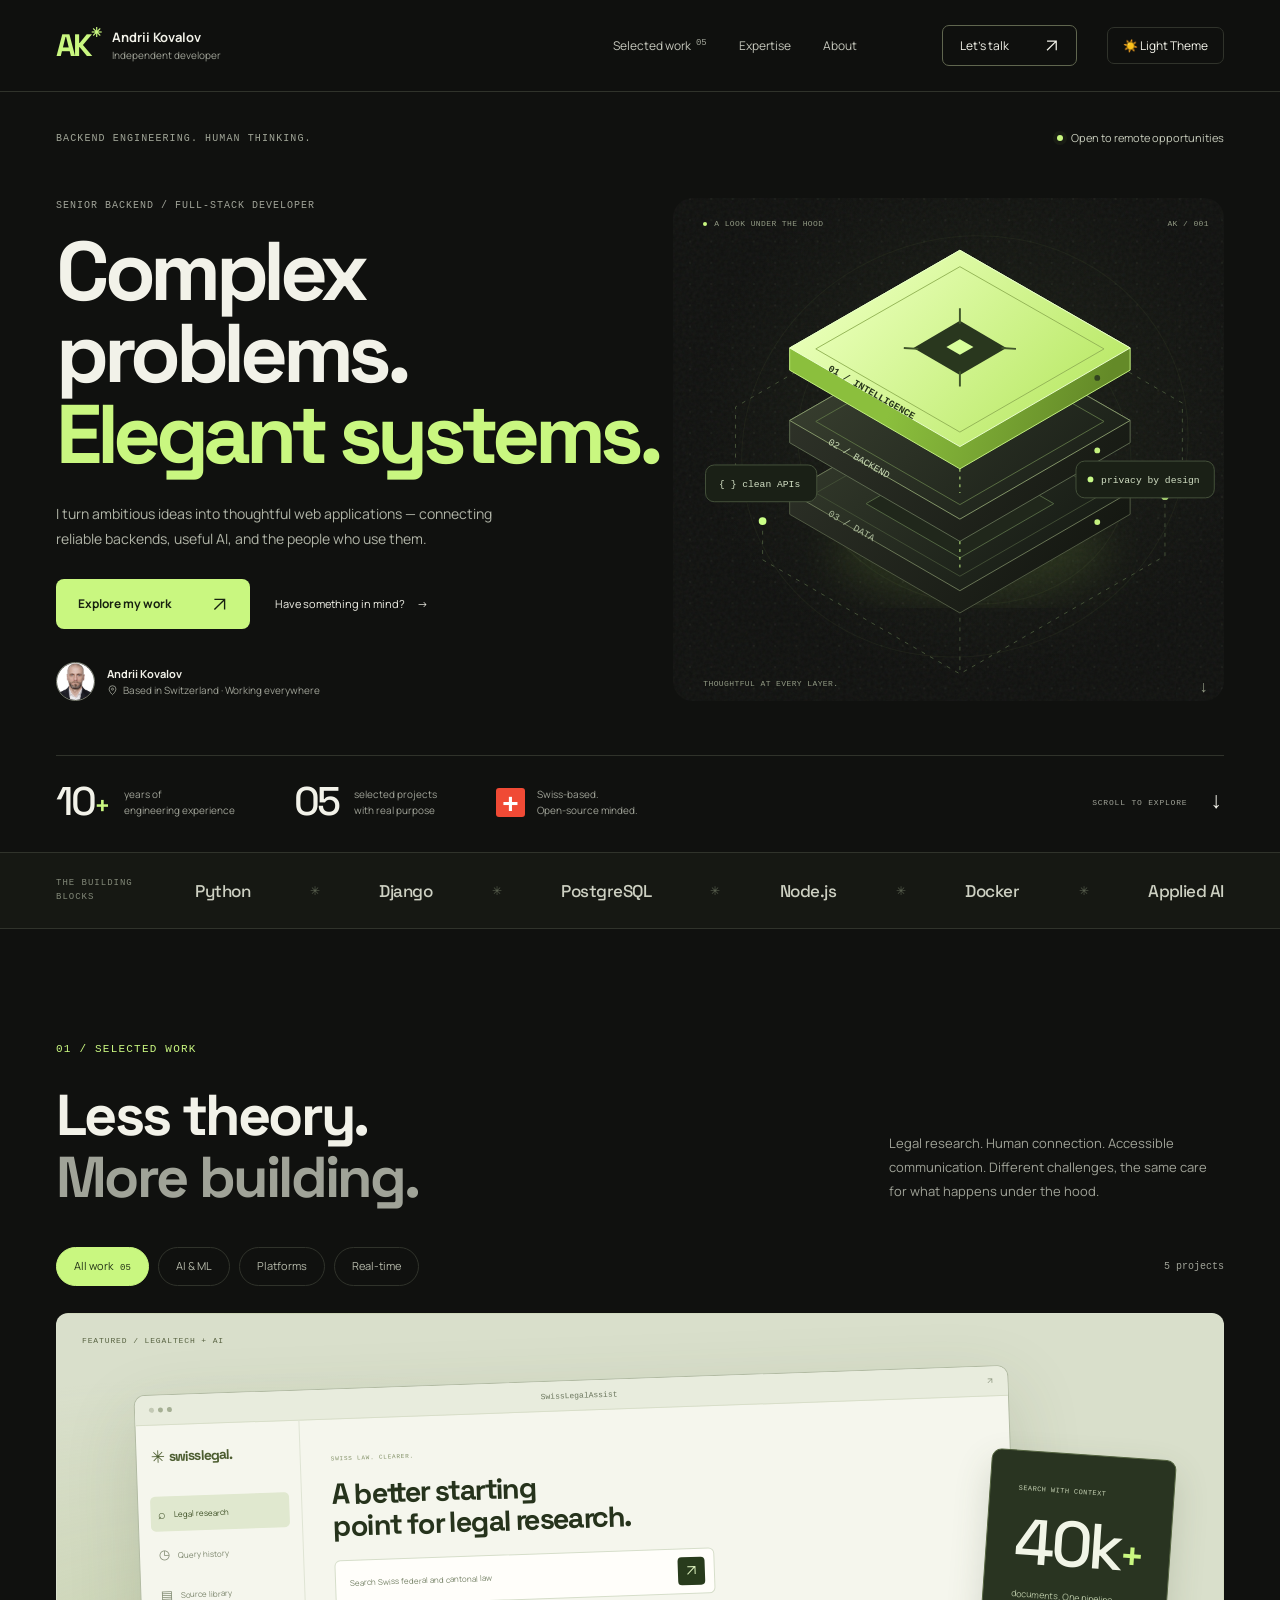
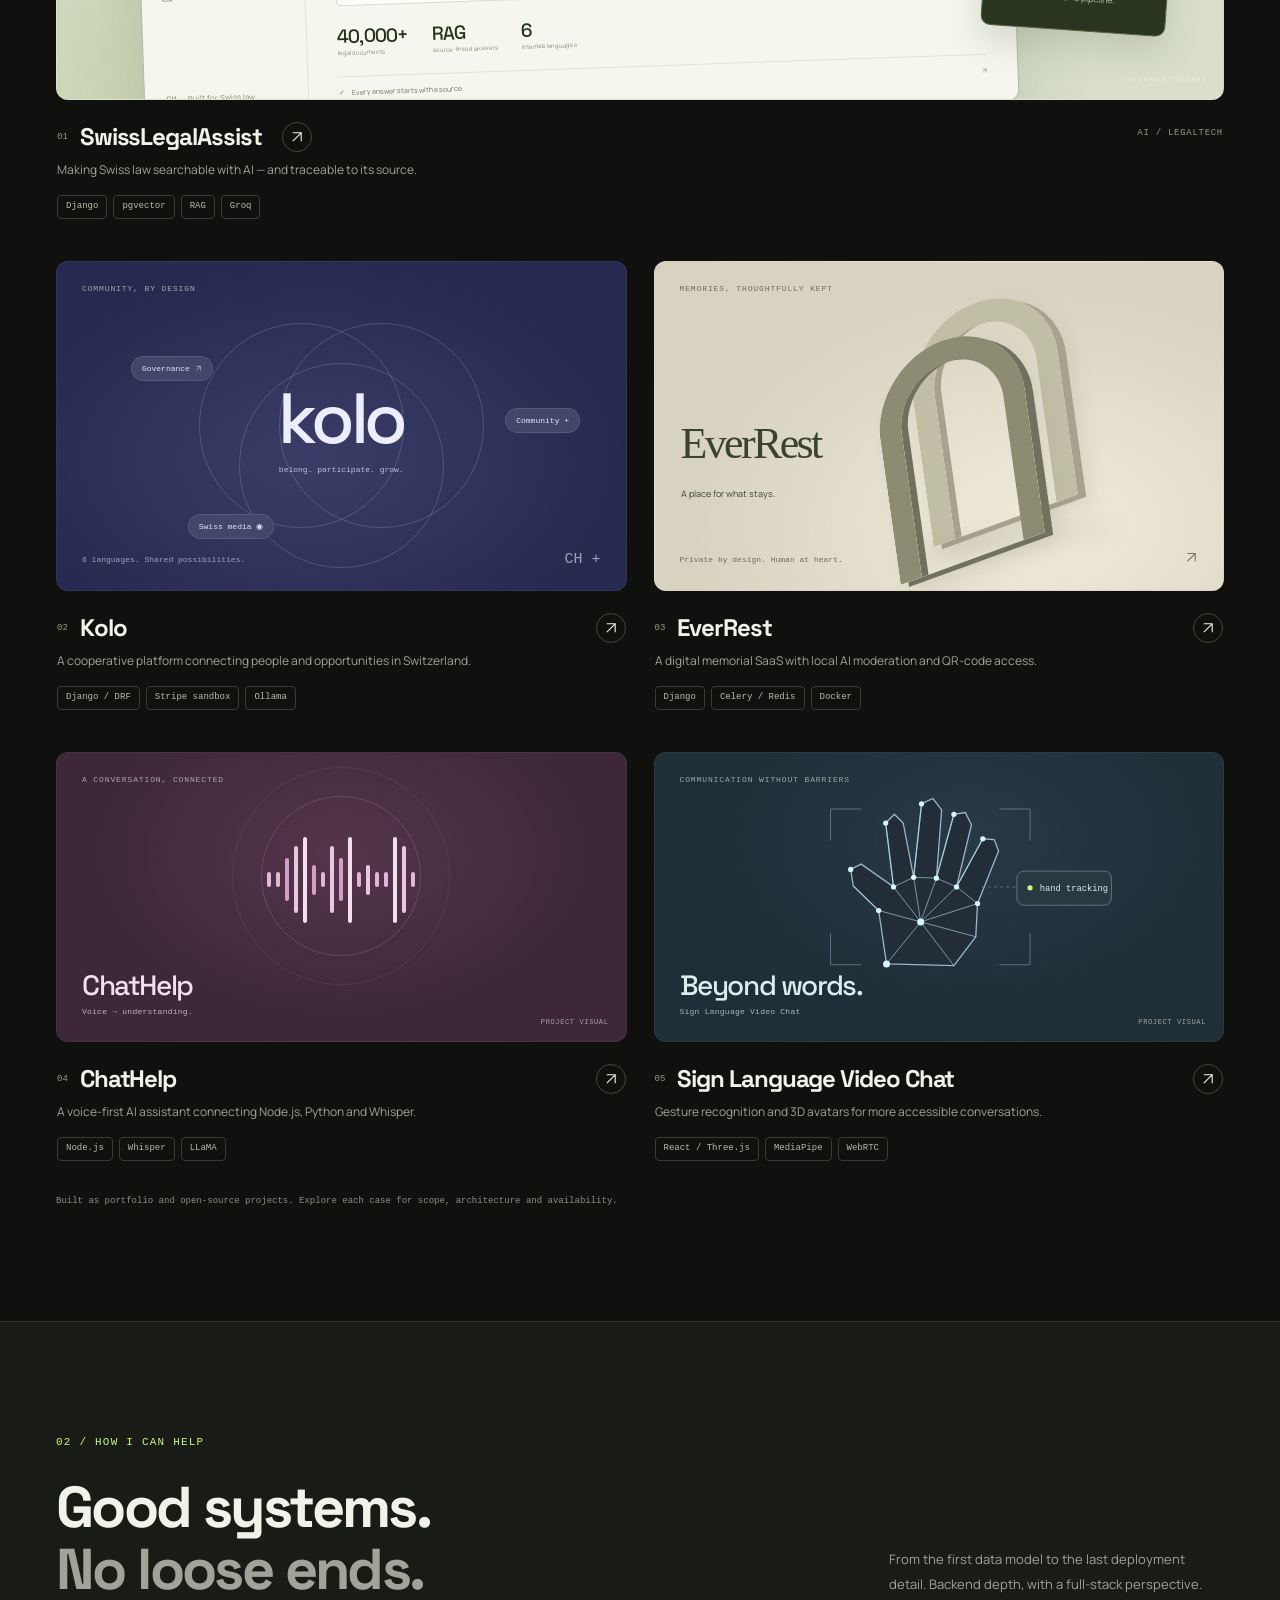
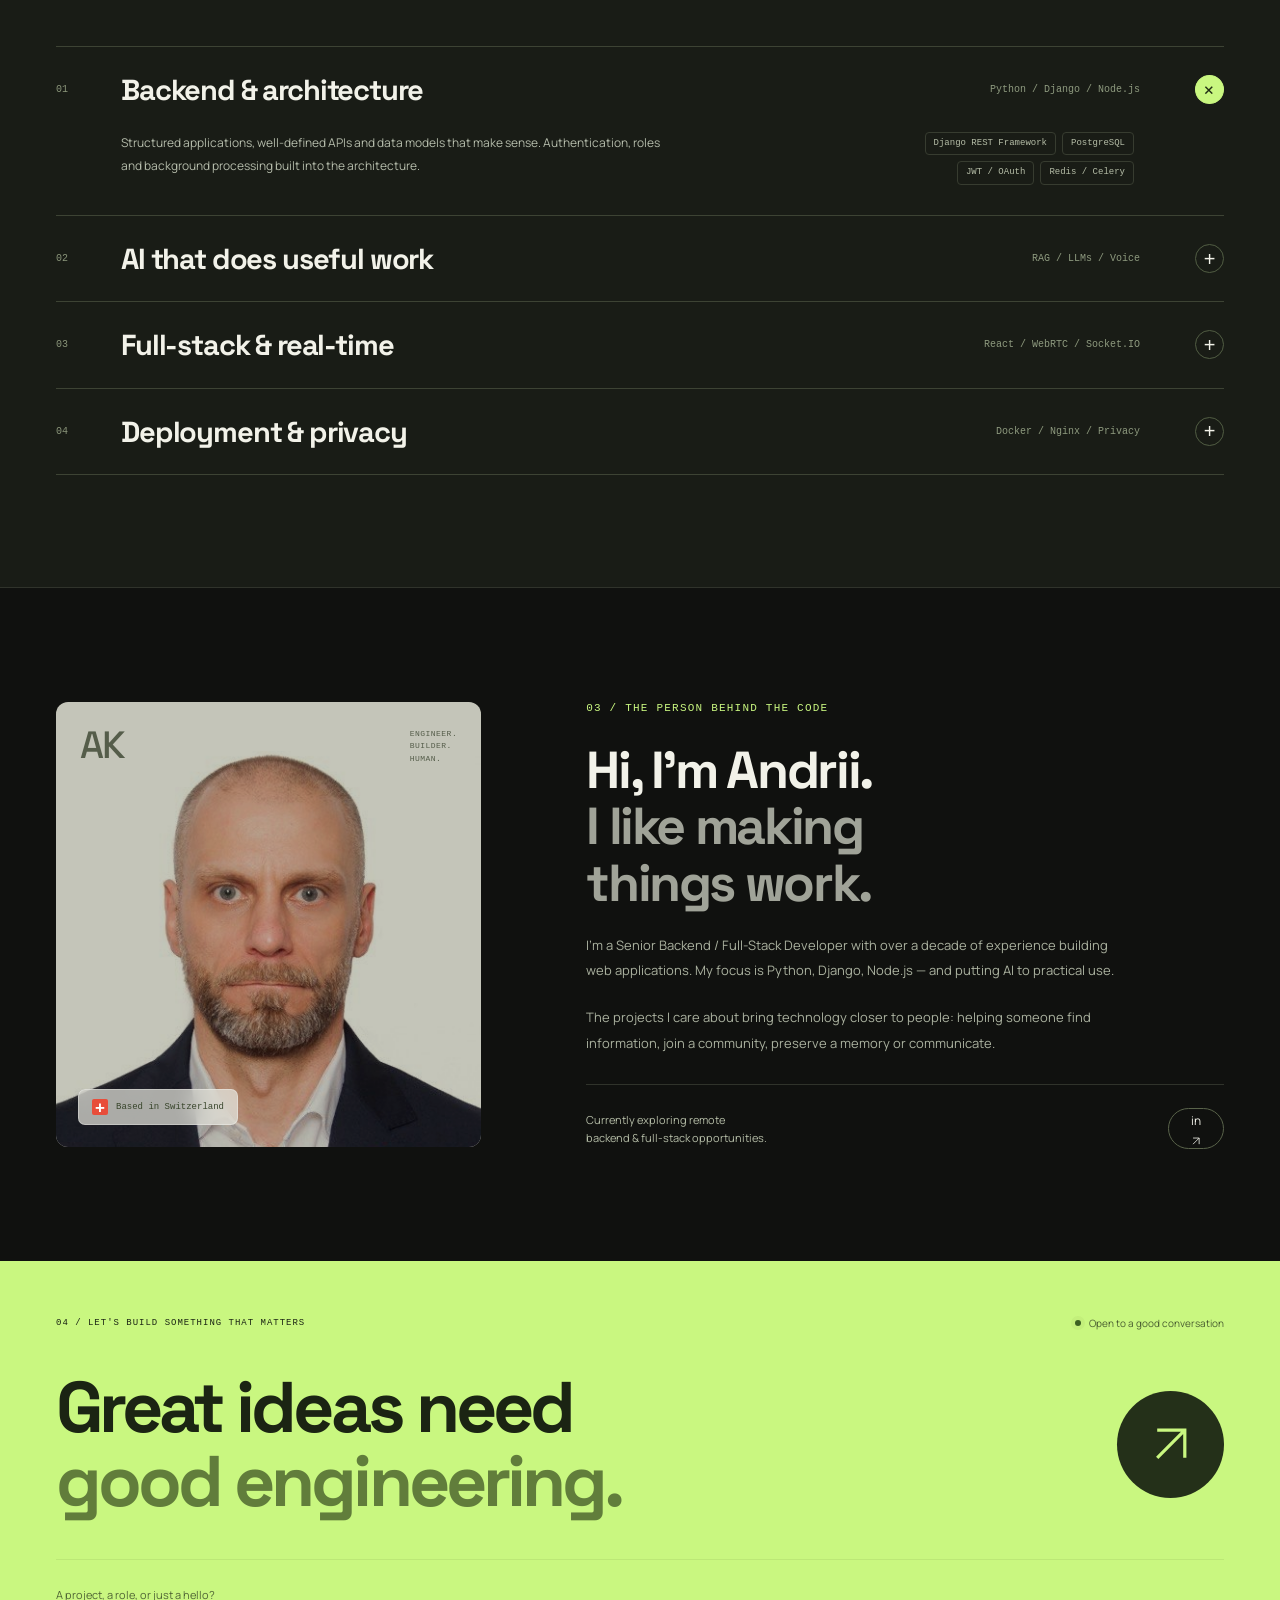
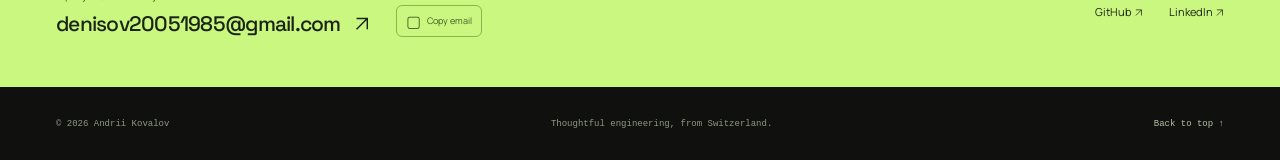
<file: redesign.html>
<!doctype html>
<html lang="en">
<head>
<meta charset="UTF-8"><meta name="viewport" content="width=device-width,initial-scale=1">
<meta name="theme-color" content="#10110f"><meta name="description" content="Andrii Kovalov — Senior Backend & Full-Stack Developer in Switzerland. 10+ years building web applications with Python, Django, Node.js and AI.">
<title>Andrii Kovalov — Systems with substance.</title>
<meta property="og:type" content="website"><meta property="og:title" content="Andrii Kovalov — Systems with substance."><meta property="og:description" content="Senior Backend / Full-Stack Developer. Python, Django, Node.js and practical AI. Portfolio redesign concept."><meta property="og:url" content="https://andrii-portfolio-next.greenbarge16.chatgpt.site/"><meta property="og:image" content="https://andrii-portfolio-next.greenbarge16.chatgpt.site/assets/preview.jpg"><meta name="twitter:card" content="summary_large_image">
<link rel="icon" href="assets/favicon.svg" type="image/svg+xml"><link rel="preload" href="assets/space-grotesk-700.ttf" as="font" type="font/ttf" crossorigin><link rel="stylesheet" href="styles.css">
</head>
<body>
<a class="skip-link" href="#main">Skip to content</a>
<div class="scroll-progress" aria-hidden="true"></div>
<header class="site-header"><div class="wrap nav-inner">
<a class="identity" href="#top" aria-label="Andrii Kovalov, home"><span class="monogram">A<span>K</span><i>✳</i></span><span class="identity-name">Andrii Kovalov<span>Independent developer</span></span></a>
<nav class="desktop-nav" aria-label="Main navigation"><a href="#work">Selected work <span>05</span></a><a href="#expertise">Expertise</a><a href="#about">About</a></nav>
<a class="nav-cta" href="#contact">Let's talk <span><svg class="icon-ne" viewBox="0 0 20 20" aria-hidden="true" focusable="false"><path d="M4 16 16 4M4 4h12v12"/></svg></span></a><a href="index.html" style="background:none;border:1px solid var(--line);padding:8px 15px;border-radius:7px;color:var(--text);text-decoration:none;font-size:12px;display:flex;align-items:center;gap:8px;">☀️  Light Theme</a><button class="menu-toggle" aria-label="Open navigation" aria-expanded="false" aria-controls="mobile-nav"><span></span><span></span></button>
</div><nav id="mobile-nav" class="mobile-nav" aria-label="Mobile navigation" hidden><a href="#work">Selected work</a><a href="#expertise">Expertise</a><a href="#about">About</a><a href="#contact">Let's talk <svg class="icon-ne" viewBox="0 0 20 20" aria-hidden="true" focusable="false"><path d="M4 16 16 4M4 4h12v12"/></svg></a></nav></header>
<main id="main">
<section class="hero wrap" id="top">
<div class="hero-top"><span class="eyebrow">BACKEND ENGINEERING. HUMAN THINKING.</span><span class="availability"><i></i> Open to remote opportunities</span></div>
<div class="hero-grid">
<div class="hero-copy"><p class="hero-role">SENIOR BACKEND / FULL-STACK DEVELOPER</p><h1>Complex<br>problems.<br><span>Elegant systems.</span></h1><p class="hero-description">I turn ambitious ideas into thoughtful web applications — connecting reliable backends, useful AI, and the people who use them.</p><div class="hero-actions"><a class="button primary" href="#work">Explore my work <span><svg class="icon-ne" viewBox="0 0 20 20" aria-hidden="true" focusable="false"><path d="M4 16 16 4M4 4h12v12"/></svg></span></a><a class="text-link" href="#contact">Have something in mind? <span>→</span></a></div><div class="hero-person"><img src="assets/andrii.jpg" width="42" height="42" alt="Andrii Kovalov"><div><strong>Andrii Kovalov</strong><span><svg viewBox="0 0 16 16" aria-hidden="true"><path d="M8 14s5-4.3 5-8A5 5 0 0 0 3 6c0 3.7 5 8 5 8Z"/><circle cx="8" cy="6" r="1.5"/></svg> Based in Switzerland · Working everywhere</span></div></div></div>
<div class="system-art" aria-label="Illustration of connected application, backend and intelligence layers" role="img">
<div class="art-grain"></div><div class="art-topline"><span><i></i> A LOOK UNDER THE HOOD</span><span>AK / 001</span></div><div class="orbital orbital-one"></div><div class="orbital orbital-two"></div>
<svg class="architecture" viewBox="0 0 560 520" fill="none" aria-hidden="true">
<defs><linearGradient id="layerTop" x1="150" y1="80" x2="415" y2="350" gradientUnits="userSpaceOnUse"><stop stop-color="#3d4433"/><stop offset="1" stop-color="#181d16"/></linearGradient><linearGradient id="layerSide" x1="90" y1="190" x2="400" y2="420" gradientUnits="userSpaceOnUse"><stop stop-color="#30342a"/><stop offset="1" stop-color="#141711"/></linearGradient><linearGradient id="limeTop" x1="170" y1="80" x2="400" y2="300" gradientUnits="userSpaceOnUse"><stop stop-color="#e8ffb7"/><stop offset="1" stop-color="#b2e55a"/></linearGradient><linearGradient id="limeEdge" x1="200" y1="240" x2="400" y2="300" gradientUnits="userSpaceOnUse"><stop stop-color="#8bbf3d"/><stop offset="1" stop-color="#648a28"/></linearGradient><filter id="softGlow"><feGaussianBlur stdDeviation="22"/></filter><pattern id="dots" width="22" height="22" patternUnits="userSpaceOnUse"><circle cx="1" cy="1" r=".8" fill="#899579" opacity=".18"/></pattern></defs>
<rect width="560" height="520" fill="url(#dots)"/><ellipse cx="292" cy="365" rx="142" ry="49" fill="#a4db55" opacity=".12" filter="url(#softGlow)"/>
<path class="diagram-wire" d="M76 334 76 374 280 492 492 370V308M280 434V493M110 180 48 216V277M446 175 510 212V271" stroke="#46533a" stroke-dasharray="4 6"/>
<g class="layer layer-bottom"><path d="m104 304 176-101 176 101v23L280 429 104 327Z" fill="url(#layerSide)" stroke="#515b44"/><path d="m104 304 176-101 176 101-176 102Z" fill="url(#layerTop)" stroke="#6b7858"/><path d="m131 305 149-85 149 85-149 86Z" stroke="#424e35"/><path d="m183 316 97-56 97 56-97 56Z" fill="#20271b" stroke="#546844"/><path d="m262 314 18-10 18 10-18 11Z" fill="#b8e97a"/><text x="143" y="328" transform="rotate(30 143 328)" font-family="monospace" font-size="10" fill="#abb99a">03 / DATA</text><circle cx="422" cy="335" r="3" fill="#c4f17e"/></g>
<g class="layer layer-middle"><path d="m104 230 176-101 176 101v23L280 355 104 253Z" fill="url(#layerSide)" stroke="#5e6a50"/><path d="m104 230 176-101 176 101-176 102Z" fill="url(#layerTop)" stroke="#85986a"/><path d="m131 231 149-85 149 85-149 86Z" stroke="#5b6f44"/><path d="m210 232 70-40 70 40-70 41Z" fill="#2c3721" stroke="#7d9d52"/><path d="m247 231 33-19 33 19-33 19Z" fill="#718f4d"/><text x="143" y="254" transform="rotate(30 143 254)" font-family="monospace" font-size="10" fill="#c8d9b4">02 / BACKEND</text><circle cx="422" cy="261" r="3" fill="#c4f17e"/></g>
<g class="layer layer-top"><path d="m104 155 176-101 176 101v23L280 280 104 178Z" fill="url(#limeEdge)" stroke="#c5f480"/><path d="m104 155 176-101 176 101-176 102Z" fill="url(#limeTop)" stroke="#ecffd0"/><path d="m131 156 149-85 149 85-149 86Z" stroke="#94b557"/><path d="m232 155 48-28 48 28-48 28Z" fill="#29371e"/><path d="m266 154 14-8 14 8-14 8Z" fill="#d8ff9b"/><path d="m280 130v-16m-43 42-15-1m58 24v16m43-40 15 1" stroke="#41572b" stroke-width="2"/><text x="143" y="178" transform="rotate(30 143 178)" font-family="monospace" font-size="10" font-weight="bold" fill="#26351a">01 / INTELLIGENCE</text><circle cx="422" cy="186" r="3" fill="#31431f"/></g>
<path d="M280 280v25m0 50v27" stroke="#c7fa88" stroke-dasharray="3 5"/><circle class="wire-pulse" cx="76" cy="334" r="4" fill="#caff87"/><circle cx="492" cy="308" r="4" fill="#caff87"/>
<rect x="17" y="276" width="115" height="38" rx="9" fill="#1a2016" stroke="#46523c"/><text x="31" y="299" fill="#d2dfc4" font-family="monospace" font-size="10">{ } clean APIs</text><rect x="400" y="272" width="143" height="38" rx="9" fill="#1a2016" stroke="#46523c"/><circle cx="415" cy="291" r="3" fill="#c7fa88"/><text x="426" y="295" fill="#d2dfc4" font-family="monospace" font-size="10">privacy by design</text>
</svg>
<div class="art-bottomline"><span>THOUGHTFUL AT EVERY LAYER.</span><span>↓</span></div></div>
</div>
<div class="hero-bottom"><div><strong>10<span>+</span></strong><span>years of<br>engineering experience</span></div><div><strong>05</strong><span>selected projects<br>with real purpose</span></div><div class="hero-bottom-note"><span class="mini-cross">+</span><span>Swiss-based.<br>Open-source minded.</span></div><a href="#work" class="scroll-link">SCROLL TO EXPLORE <span>↓</span></a></div>
</section>
<div class="stack-strip"><div class="wrap stack-inner"><span class="eyebrow">THE BUILDING BLOCKS</span><span>Python</span><i>✳</i><span>Django</span><i>✳</i><span>PostgreSQL</span><i>✳</i><span>Node.js</span><i>✳</i><span>Docker</span><i>✳</i><span>Applied AI</span></div></div>
<section class="work-section wrap section-space" id="work"><div class="section-heading"><div><p class="eyebrow section-index">01 / SELECTED WORK</p><h2>Less theory.<br><span>More building.</span></h2></div><p>Legal research. Human connection. Accessible communication. Different challenges, the same care for what happens under the hood.</p></div>
<div class="filter-bar"><div class="filters" role="group" aria-label="Filter projects"><button class="filter active" data-filter="all" aria-pressed="true">All work <span>05</span></button><button class="filter" data-filter="ai" aria-pressed="false">AI & ML</button><button class="filter" data-filter="platform" aria-pressed="false">Platforms</button><button class="filter" data-filter="realtime" aria-pressed="false">Real-time</button></div><span class="filter-count" aria-live="polite">5 projects</span></div>
<div class="project-grid">
<button class="project-card featured" data-project="legal" data-category="ai" aria-label="Read SwissLegalAssist case study"><div class="project-visual legal-visual"><div class="visual-label">FEATURED / LEGALTECH + AI</div><div class="legal-browser"><div class="browser-top"><span class="traffic-lights"><i></i><i></i><i></i></span><span>SwissLegalAssist</span><span><svg class="icon-ne" viewBox="0 0 20 20" aria-hidden="true" focusable="false"><path d="M4 16 16 4M4 4h12v12"/></svg></span></div><div class="legal-app"><div class="legal-sidebar"><span class="legal-logo">✳ <b>swisslegal.</b></span><span class="sidebar-item selected">⌕ <span>Legal research</span></span><span class="sidebar-item">◷ <span>Query history</span></span><span class="sidebar-item">▤ <span>Source library</span></span><div class="sidebar-bottom">CH <span>Built for Swiss law</span></div></div><div class="legal-content"><span class="legal-kicker">SWISS LAW. CLEARER.</span><h3>A better starting<br>point for legal research.</h3><div class="search-mock"><span>Search Swiss federal and cantonal law</span><b><svg class="icon-ne" viewBox="0 0 20 20" aria-hidden="true" focusable="false"><path d="M4 16 16 4M4 4h12v12"/></svg></b></div><div class="legal-metrics"><div><strong>40,000+</strong><span>legal documents</span></div><div><strong>RAG</strong><span>source-linked answers</span></div><div><strong>6</strong><span>interface languages</span></div></div><div class="legal-source"><i>✓</i><span>Every answer starts with a source.</span><span><svg class="icon-ne" viewBox="0 0 20 20" aria-hidden="true" focusable="false"><path d="M4 16 16 4M4 4h12v12"/></svg></span></div></div></div></div><span class="concept-label">INTERFACE CONCEPT</span><div class="floating-stat"><span>SEARCH WITH CONTEXT</span><strong>40k<span>+</span></strong><span>documents. One pipeline.</span></div></div><div class="project-info"><div><div class="project-titleline"><span class="project-number">01</span><h3>SwissLegalAssist</h3><span class="case-arrow"><svg class="icon-ne" viewBox="0 0 20 20" aria-hidden="true" focusable="false"><path d="M4 16 16 4M4 4h12v12"/></svg></span></div><p>Making Swiss law searchable with AI — and traceable to its source.</p><div class="tags"><span>Django</span><span>pgvector</span><span>RAG</span><span>Groq</span></div></div><span class="project-category">AI / LEGALTECH</span></div></button>
<button class="project-card" data-project="kolo" data-category="platform ai" aria-label="Read Kolo case study"><div class="project-visual kolo-visual"><span class="visual-label">COMMUNITY, BY DESIGN</span><div class="kolo-art"><div class="kolo-orbit orbit-a"></div><div class="kolo-orbit orbit-b"></div><div class="kolo-orbit orbit-c"></div><div class="kolo-core">kolo<span>belong. participate. grow.</span></div><span class="kolo-node node-a">Governance <svg class="icon-ne" viewBox="0 0 20 20" aria-hidden="true" focusable="false"><path d="M4 16 16 4M4 4h12v12"/></svg></span><span class="kolo-node node-b">Community +</span><span class="kolo-node node-c">Swiss media ◉</span></div><div class="visual-bottom"><span>6 languages. Shared possibilities.</span><span>CH +</span></div></div><div class="project-info"><div class="project-titleline"><span class="project-number">02</span><h3>Kolo</h3><span class="case-arrow"><svg class="icon-ne" viewBox="0 0 20 20" aria-hidden="true" focusable="false"><path d="M4 16 16 4M4 4h12v12"/></svg></span></div><p>A cooperative platform connecting people and opportunities in Switzerland.</p><div class="tags"><span>Django / DRF</span><span>Stripe sandbox</span><span>Ollama</span></div></div></button>
<button class="project-card" data-project="everrest" data-category="platform ai" aria-label="Read EverRest case study"><div class="project-visual everrest-visual"><span class="visual-label">MEMORIES, THOUGHTFULLY KEPT</span><div class="everrest-sculpture"><div class="er-arch er-arch-back"></div><div class="er-arch er-arch-front"></div><span class="er-light"></span></div><div class="everrest-word">EverRest<span>A place for what stays.</span></div><div class="visual-bottom"><span>Private by design. Human at heart.</span><span><svg class="icon-ne" viewBox="0 0 20 20" aria-hidden="true" focusable="false"><path d="M4 16 16 4M4 4h12v12"/></svg></span></div></div><div class="project-info"><div class="project-titleline"><span class="project-number">03</span><h3>EverRest</h3><span class="case-arrow"><svg class="icon-ne" viewBox="0 0 20 20" aria-hidden="true" focusable="false"><path d="M4 16 16 4M4 4h12v12"/></svg></span></div><p>A digital memorial SaaS with local AI moderation and QR-code access.</p><div class="tags"><span>Django</span><span>Celery / Redis</span><span>Docker</span></div></div></button>
<button class="project-card compact" data-project="chathelp" data-category="ai realtime" aria-label="Read ChatHelp case study"><div class="project-visual chathelp-visual"><span class="visual-label">A CONVERSATION, CONNECTED</span><div class="voice-art"><div class="voice-ring ring-one"></div><div class="voice-ring ring-two"></div><div class="waveform" aria-hidden="true"><i></i><i></i><i></i><i></i><i></i><i></i><i></i><i></i><i></i><i></i><i></i><i></i><i></i><i></i><i></i><i></i><i></i></div></div><span class="art-wordmark">ChatHelp<span>Voice → understanding.</span></span><span class="concept-label">PROJECT VISUAL</span></div><div class="project-info"><div class="project-titleline"><span class="project-number">04</span><h3>ChatHelp</h3><span class="case-arrow"><svg class="icon-ne" viewBox="0 0 20 20" aria-hidden="true" focusable="false"><path d="M4 16 16 4M4 4h12v12"/></svg></span></div><p>A voice-first AI assistant connecting Node.js, Python and Whisper.</p><div class="tags"><span>Node.js</span><span>Whisper</span><span>LLaMA</span></div></div></button>
<button class="project-card compact" data-project="signlang" data-category="realtime" aria-label="Read Sign Language Video Chat case study"><div class="project-visual signlang-visual"><span class="visual-label">COMMUNICATION WITHOUT BARRIERS</span><svg class="hand-art" viewBox="0 0 420 240" fill="none" aria-hidden="true"><path d="M141 201 132 140 103 112 100 93 112 87 149 113 140 40 150 30 160 40 172 102 181 18 194 12 204 25 198 103 218 30 231 28 238 42 221 113 251 58 264 59 269 72 245 132 243 170 218 203Z" fill="#232d37" stroke="#99b6c9" stroke-width="1.5"/><path d="m141 201 39-48 38 50M180 153l-48-13m48 13-31-40m31 40-8-51m8 51 18-50m-18 50 41-40m-41 40 65-21M149 113l23-11 26 1 23 10 24 19M140 40l9 73m32-95-9 84m46-72-20 73m53-45-30 55M132 140l-29-28m77 41 63 17" stroke="#c0e7f0" stroke-width="1" opacity=".65"/><g fill="#d5f7ff"><circle cx="141" cy="201" r="4"/><circle cx="180" cy="153" r="4"/><circle cx="132" cy="140" r="3"/><circle cx="149" cy="113" r="3"/><circle cx="172" cy="102" r="3"/><circle cx="198" cy="103" r="3"/><circle cx="221" cy="113" r="3"/><circle cx="245" cy="132" r="3"/><circle cx="100" cy="93" r="3"/><circle cx="140" cy="40" r="3"/><circle cx="181" cy="18" r="3"/><circle cx="218" cy="30" r="3"/><circle cx="251" cy="58" r="3"/></g><path d="M77 60V24h35m158 0h35v36M77 166v36h35m158 0h35v-36" stroke="#5e7d8d"/><rect x="290" y="95" width="108" height="39" rx="8" fill="#293940" stroke="#607f89"/><circle cx="305" cy="114" r="3" fill="#c9f883"/><text x="316" y="118" font-family="monospace" font-size="10" fill="#dcebf0">hand tracking</text><path d="M250 113h40" stroke="#607f89" stroke-dasharray="3 4"/></svg><span class="art-wordmark">Beyond words.<span>Sign Language Video Chat</span></span><span class="concept-label">PROJECT VISUAL</span></div><div class="project-info"><div class="project-titleline"><span class="project-number">05</span><h3>Sign Language Video Chat</h3><span class="case-arrow"><svg class="icon-ne" viewBox="0 0 20 20" aria-hidden="true" focusable="false"><path d="M4 16 16 4M4 4h12v12"/></svg></span></div><p>Gesture recognition and 3D avatars for more accessible conversations.</p><div class="tags"><span>React / Three.js</span><span>MediaPipe</span><span>WebRTC</span></div></div></button>
</div><p class="work-footnote">Built as portfolio and open-source projects. Explore each case for scope, architecture and availability.</p>
</section>
<section class="expertise-section section-space" id="expertise"><div class="wrap"><div class="section-heading"><div><p class="eyebrow section-index">02 / HOW I CAN HELP</p><h2>Good systems.<br><span>No loose ends.</span></h2></div><p>From the first data model to the last deployment detail. Backend depth, with a full-stack perspective.</p></div><div class="expertise-list">
<details open><summary><span class="exp-number">01</span><h3>Backend & architecture</h3><span class="exp-tags">Python / Django / Node.js</span><span class="plus">+</span></summary><div class="expertise-body"><p>Structured applications, well-defined APIs and data models that make sense. Authentication, roles and background processing built into the architecture.</p><div class="tags"><span>Django REST Framework</span><span>PostgreSQL</span><span>JWT / OAuth</span><span>Redis / Celery</span></div></div></details>
<details><summary><span class="exp-number">02</span><h3>AI that does useful work</h3><span class="exp-tags">RAG / LLMs / Voice</span><span class="plus">+</span></summary><div class="expertise-body"><p>Retrieval pipelines, vector search and local inference connected to real product workflows — from legal research to content moderation and voice assistants.</p><div class="tags"><span>pgvector</span><span>Ollama</span><span>Hugging Face</span><span>Whisper</span><span>Groq</span></div></div></details>
<details><summary><span class="exp-number">03</span><h3>Full-stack & real-time</h3><span class="exp-tags">React / WebRTC / Socket.IO</span><span class="plus">+</span></summary><div class="expertise-body"><p>Responsive interfaces, real-time communication and interactive experiences. Connecting what people see to the engineering that makes it possible.</p><div class="tags"><span>JavaScript</span><span>React</span><span>Three.js</span><span>WebRTC</span><span>Socket.IO</span></div></div></details>
<details><summary><span class="exp-number">04</span><h3>Deployment & privacy</h3><span class="exp-tags">Docker / Nginx / Privacy</span><span class="plus">+</span></summary><div class="expertise-body"><p>Containerized applications, background workers and privacy-conscious data flows. Local AI where it matters, with attention to GDPR and Swiss FADP principles.</p><div class="tags"><span>Docker Compose</span><span>Nginx</span><span>Render</span><span>Audit logging</span></div></div></details>
</div></div></section>
<section class="about-section wrap section-space" id="about"><div class="about-photo"><div class="photo-decoration">AK<span>ENGINEER.<br>BUILDER.<br>HUMAN.</span></div><img src="assets/andrii.jpg" width="420" height="450" alt="Portrait of Andrii Kovalov" loading="lazy"><div class="photo-caption"><span class="swiss-mark">+</span> Based in Switzerland</div></div><div class="about-copy"><p class="eyebrow section-index">03 / THE PERSON BEHIND THE CODE</p><h2>Hi, I'm Andrii.<br><span>I like making<br>things work.</span></h2><p>I'm a Senior Backend / Full-Stack Developer with over a decade of experience building web applications. My focus is Python, Django, Node.js — and putting AI to practical use.</p><p>The projects I care about bring technology closer to people: helping someone find information, join a community, preserve a memory or communicate.</p><div class="about-footer"><span>Currently exploring remote<br>backend & full-stack opportunities.</span><a class="round-link" href="https://www.linkedin.com/in/andrii-kovalov-593057329" target="_blank" rel="noopener noreferrer" aria-label="Visit Andrii's LinkedIn">in <svg class="icon-ne" viewBox="0 0 20 20" aria-hidden="true" focusable="false"><path d="M4 16 16 4M4 4h12v12"/></svg></a></div></div></section>
<section class="contact-section" id="contact"><div class="wrap"><div class="contact-top"><p class="eyebrow">04 / LET'S BUILD SOMETHING THAT MATTERS</p><span class="availability"><i></i> Open to a good conversation</span></div><div class="contact-heading"><h2>Great ideas need<br><span>good engineering.</span></h2><a class="contact-orb" href="mailto:denisov20051985@gmail.com" aria-label="Email Andrii Kovalov"><svg class="icon-ne" viewBox="0 0 20 20" aria-hidden="true" focusable="false"><path d="M4 16 16 4M4 4h12v12"/></svg></a></div><div class="contact-bottom"><div><p>A project, a role, or just a hello?</p><a class="email-link" href="mailto:denisov20051985@gmail.com">denisov20051985@gmail.com <span><svg class="icon-ne" viewBox="0 0 20 20" aria-hidden="true" focusable="false"><path d="M4 16 16 4M4 4h12v12"/></svg></span></a></div><button class="copy-email" data-copy-email><span class="copy-icon">▢</span><span>Copy email</span></button><div class="social-links"><a href="https://github.com/AndriiCoder1" target="_blank" rel="noopener noreferrer">GitHub <svg class="icon-ne" viewBox="0 0 20 20" aria-hidden="true" focusable="false"><path d="M4 16 16 4M4 4h12v12"/></svg></a><a href="https://www.linkedin.com/in/andrii-kovalov-593057329" target="_blank" rel="noopener noreferrer">LinkedIn <svg class="icon-ne" viewBox="0 0 20 20" aria-hidden="true" focusable="false"><path d="M4 16 16 4M4 4h12v12"/></svg></a></div></div></div></section>
</main>
<footer class="site-footer wrap"><span>© 2026 Andrii Kovalov</span><span>Thoughtful engineering, from Switzerland.</span><a href="#top">Back to top ↑</a></footer>
<div class="panel-backdrop" id="panel-backdrop" hidden></div>
<aside class="review-panel" id="review-panel" role="dialog" aria-modal="true" aria-labelledby="review-title" hidden tabindex="-1"><div class="panel-header"><span class="eyebrow">REDESIGN / DEVELOPER NOTES</span><button class="close-button" data-close-panel aria-label="Закрыть заметки">×</button></div><h2 id="review-title">Портфолио,<br>которое продаёт опыт.</h2><p class="panel-intro">8 изменений относительно исходного сайта. Контент и проекты — Андрея, визуальная система — новая.</p><ol class="review-notes"><li><span>01</span><div><h3>Первый экран с ценностью</h3><p>Специализация, опыт, проекты и контакт видны сразу. Большое фоновое фото больше не оттягивает внимание.</p></div></li><li><span>02</span><div><h3>Одна сильная визуальная система</h3><p>Графит + лайм, 2 шрифта, единые отступы, кнопки и карточки. Декор поддерживает профессию.</p></div></li><li><span>03</span><div><h3>Кейсы с характером</h3><p>У каждого проекта свой визуальный образ. Для SwissLegalAssist показан концепт интерфейса, остальные превью — иллюстрации проектов.</p></div></li><li><span>04</span><div><h3>Суть перед технологиями</h3><p>Сначала задача и решение, затем архитектура и стек. Кейсы раскрываются прямо в этом дизайне.</p></div></li><li><span>05</span><div><h3>Навигация без поиска</h3><p>Липкая шапка, фильтры проектов и мобильное меню. Проекты доступны сеткой, без скрытой карусели.</p></div></li><li><span>06</span><div><h3>Контакт в нужный момент</h3><p>Призыв к действию на первом экране, email внизу, копирование адреса и рабочие ссылки на профили.</p></div></li><li><span>07</span><div><h3>Движение с мерой</h3><p>Мягкий hover, живая схема слоёв, раскрытия и прогресс прокрутки. Есть режим reduced motion и управление с клавиатуры.</p></div></li><li><span>08</span><div><h3>Готовая база для переноса</h3><p>Адаптивная вёрстка без сборки, локальные шрифты, семантика и CSS-токены. Реальные скриншоты проектов можно добавить следующим шагом.</p></div></li></ol><a class="button primary full-width" href="handoff.html">ТЗ и дизайн-система <span><svg class="icon-ne" viewBox="0 0 20 20" aria-hidden="true" focusable="false"><path d="M4 16 16 4M4 4h12v12"/></svg></span></a><a class="panel-source" href="andrii-redesign-source.zip" download>Скачать исходники ZIP ↓</a><a class="panel-source muted" href="https://andriicoder1.github.io/" target="_blank" rel="noopener noreferrer">Посмотреть исходный сайт <svg class="icon-ne" viewBox="0 0 20 20" aria-hidden="true" focusable="false"><path d="M4 16 16 4M4 4h12v12"/></svg></a></aside>
<dialog class="case-dialog" id="case-dialog" aria-labelledby="case-title"><div class="case-header"><span class="eyebrow" id="case-category"></span><button class="close-button" data-close-case aria-label="Close case study">×</button></div><div id="case-content"></div></dialog>
<div class="toast" role="status" aria-live="polite"></div>
<script src="app.js" defer></script>
</body></html>
</file>
<file: styles.css>
@font-face {
    font-family: Manrope;
    src: url('assets/manrope-400.ttf') format('truetype');
    font-weight: 400 600;
    font-display: swap;
}
@font-face {
    font-family: Manrope;
    src: url('assets/manrope-700.ttf') format('truetype');
    font-weight: 700 900;
    font-display: swap;
}
@font-face {
    font-family: Space;
    src: url('assets/space-grotesk-500.ttf') format('truetype');
    font-weight: 400 500;
    font-display: swap;
}
@font-face {
    font-family: Space;
    src: url('assets/space-grotesk-700.ttf') format('truetype');
    font-weight: 600 800;
    font-display: swap;
}

/* Tokens */
:root {
    --bg: #10110f;
    --surface: #191b17;
    --surface-high: #22251e;
    --lime: #c9f780;
    --text: #f2f2e9;
    --muted: #a0a398;
    --line: #30332b;
    --display: Space, Arial, sans-serif;
    --body: Manrope, Arial, sans-serif;
    --mono: ui-monospace, SFMono-Regular, Consolas, monospace;
    --radius: 18px;
    --wrap: 1240px;
    --header: 91px;
}

/* Base */
* { box-sizing: border-box; }

html {
    scroll-behavior: smooth;
    scroll-padding-top: 110px;
}

body {
    margin: 0;
    background: var(--bg);
    color: var(--text);
    font-family: var(--body);
    font-size: 15px;
    line-height: 1.65;
    -webkit-font-smoothing: antialiased;
}
body.locked { overflow: hidden; }

button, input { font: inherit; }
button, a { -webkit-tap-highlight-color: transparent; }
button { color: inherit; cursor: pointer; border: 0; }
button:disabled { cursor: default; }
a { color: inherit; text-decoration: none; }

img, svg { display: block; max-width: 100%; }

h1, h2, h3, h4, p { margin: 0; }
h1, h2, h3 {
    font-family: var(--display);
    font-weight: 700;
    line-height: 1.08;
    letter-spacing: -.045em;
}
h2 { font-size: clamp(42px, 4.5vw, 62px); }
h2 span { color: var(--muted); }

::selection { background: var(--lime); color: var(--bg); }
:focus-visible { outline: 2px solid var(--lime); outline-offset: 5px; }
button:focus-visible { border-radius: 7px; }

/* Utilites */
.wrap {
    width: min(var(--wrap), calc(100% - 112px));
    margin-inline: auto;
}
.section-space { padding-block: 112px; }

.eyebrow { font: 11px/1.5 var(--mono); letter-spacing: .11em; }
.section-index { color: var(--lime); margin-bottom: 26px; }

.skip-link {
    position: fixed;
    left: 20px;
    top: -80px;
    z-index: 200;
    background: var(--lime);
    color: var(--bg);
    padding: 15px;
}
.skip-link:focus { top: 15px; }

.scroll-progress {
    position: fixed;
    top: 0;
    left: 0;
    height: 2px;
    background: var(--lime);
    width: 0;
    z-index: 150;
}

/* Header / Nav */
.site-header {
    position: sticky;
    top: 0;
    z-index: 40;
    background: rgba(16,17,15,.92);
    backdrop-filter: blur(20px);
    border-bottom: 1px solid var(--line);
}
.nav-inner {
    height: var(--header);
    display: flex;
    align-items: center;
    justify-content: space-between;
    gap: 30px;
}

.identity { display: flex; align-items: center; gap: 13px; }
.monogram {
    position: relative;
    font-family: var(--display);
    font-size: 31px;
    line-height: 1;
    letter-spacing: -5px;
    width: 43px;
    color: var(--lime);
    font-weight: 700;
}
.monogram span { padding-left: 2px; }
.monogram i {
    font-style: normal;
    font-size: 13px;
    position: absolute;
    top: -4px;
    right: -3px;
    letter-spacing: 0;
}
.identity-name { font-size: 13px; font-weight: 700; line-height: 1.5; }
.identity-name > span { display: block; font-size: 10px; color: var(--muted); font-weight: 400; }

.desktop-nav {
    display: flex;
    align-items: center;
    gap: 32px;
    margin-left: auto;
    margin-right: 55px;
}
.desktop-nav a { font-size: 12px; color: #c5c7bc; transition: color .2s; }
.desktop-nav a:hover,
.text-link:hover,
.social-links a:hover { color: var(--lime); }
.desktop-nav a span {
    font-family: var(--mono);
    font-size: 9px;
    vertical-align: super;
    margin-left: 3px;
    color: var(--muted);
}

.nav-cta {
    font-size: 12px;
    border: 1px solid #60664f;
    border-radius: 7px;
    padding: 10px 17px;
    display: flex;
    align-items: center;
    gap: 35px;
    transition: background .2s, color .2s;
}
.nav-cta:hover { background: var(--lime); color: var(--bg); border-color: var(--lime); }
.nav-cta span { font-size: 18px; line-height: 1; }

.menu-toggle { display: none; background: none; width: 32px; padding: 4px; }
.menu-toggle span { display: block; height: 1px; background: var(--text); margin: 7px 0; }

.mobile-nav { padding: 15px 24px 25px; border-top: 1px solid var(--line); }
.mobile-nav a { display: block; padding: 12px 0; font-family: var(--display); font-size: 23px; }

/* Hero */
.hero { padding-top: 37px; }
.hero-top { display: flex; align-items: center; justify-content: space-between; }
.hero-top > .eyebrow { color: #a0a597; font-size: 10px; }

.availability {
    display: inline-flex;
    align-items: center;
    gap: 8px;
    color: #c6cbbb;
    font-size: 11px;
    white-space: nowrap;
}
.availability i {
    width: 6px;
    height: 6px;
    background: var(--lime);
    border-radius: 50%;
    box-shadow: 0 0 0 4px #c9f7800c;
}

.hero-grid {
    display: grid;
    grid-template-columns: 1.16fr 1fr;
    align-items: center;
    gap: 0;
    padding: 51px 0 54px;
}
.hero-role {
    font: 10px/1.6 var(--mono);
    letter-spacing: .1em;
    color: var(--muted);
    margin-bottom: 17px;
}
.hero h1 {
    font-size: clamp(64px, 6.5vw, 91px);
    letter-spacing: -.065em;
    line-height: .98;
    position: relative;
    z-index: 2;
}
.hero h1 > span { color: var(--lime); display: inline-block; white-space: nowrap; }
.hero-description {
    font-size: 14px;
    max-width: 460px;
    color: #b0b4a7;
    line-height: 1.8;
    margin-top: 25px;
}
.hero-actions { display: flex; align-items: center; gap: 25px; margin-top: 28px; }

.button {
    display: inline-flex;
    align-items: center;
    justify-content: space-between;
    gap: 40px;
    padding: 15px 22px;
    border-radius: 8px;
    font-size: 12px;
    font-weight: 700;
    line-height: 1.5;
    transition: background .2s, transform .2s, box-shadow .2s;
}
.primary { color: #17200f; background: var(--lime); }
.primary:hover {
    background: #dcffab;
    transform: translateY(-2px);
    box-shadow: 0 10px 35px #c9f78016;
}
.button span { font-size: 20px; line-height: 1; }

.text-link {
    font-size: 11px;
    display: flex;
    align-items: center;
    gap: 12px;
    transition: color .2s;
}

.hero-person { margin-top: 33px; display: flex; align-items: center; gap: 12px; }
.hero-person img {
    width: 39px;
    height: 39px;
    object-fit: cover;
    object-position: center 20%;
    border-radius: 50%;
    border: 1px solid #7a806b;
    filter: saturate(.6);
}
.hero-person strong { display: block; font-size: 11px; line-height: 1.6; }
.hero-person div > span {
    color: var(--muted);
    font-size: 10px;
    display: flex;
    align-items: center;
    gap: 5px;
    line-height: 1.6;
}
.hero-person svg {
    width: 11px;
    height: 11px;
    fill: none;
    stroke: currentColor;
    stroke-width: 1.2;
}

/* System art */
.system-art {
    position: relative;
    isolation: isolate;
    align-self: stretch;
    min-height: 480px;
    margin-left: -10px;
    border-radius: 20px;
    background: radial-gradient(ellipse at 55% 44%, #35402750, transparent 65%);
    overflow: hidden;
}
.art-grain {
    position: absolute;
    inset: 0;
    z-index: -1;
    opacity: .07;
    background-image: url("data:image/svg+xml,%3Csvg viewBox='0 0 180 180' xmlns='http://www.w3.org/2000/svg'%3E%3Cfilter id='n'%3E%3CfeTurbulence type='fractalNoise' baseFrequency='.8' numOctaves='3' stitchTiles='stitch'/%3E%3C/filter%3E%3Crect width='100%25' height='100%25' opacity='.8' filter='url(%23n)'/%3E%3C/svg%3E");
}
.art-topline,
.art-bottomline {
    position: absolute;
    left: 30px;
    right: 15px;
    display: flex;
    justify-content: space-between;
    color: #929a84;
    font: 8px var(--mono);
    letter-spacing: .05em;
}
.art-topline { top: 21px; }
.art-topline > span:first-child { display: flex; align-items: center; gap: 7px; }
.art-topline i { height: 4px; width: 4px; background: var(--lime); border-radius: 50%; }
.art-bottomline { bottom: 4px; }
.art-bottomline > span:last-child { font-size: 16px; }

.architecture {
    width: 110%;
    max-width: none;
    height: 100%;
    position: absolute;
    left: -3%;
    top: 0;
}
.orbital {
    position: absolute;
    border: 1px solid #53603b25;
    border-radius: 50%;
    width: 82%;
    height: 83%;
    left: 12%;
    top: 8%;
    transform: rotate(-22deg);
}
.orbital-two {
    width: 62%;
    height: 60%;
    left: 22%;
    top: 20%;
    transform: rotate(25deg);
}
.layer { animation: layer-float 8s ease-in-out infinite; }
.layer-middle { animation-delay: -1.3s; }
.layer-bottom { animation-delay: -2.6s; }
.wire-pulse { animation: pulse 4s ease-in-out infinite; }

@keyframes layer-float {
    0%, 100% { transform: translateY(0); }
    50% { transform: translateY(-6px); }
}
@keyframes pulse {
    50% { opacity: .2; }
}

/* Hero bottom */
.hero-bottom {
    border-top: 1px solid var(--line);
    display: flex;
    align-items: center;
    gap: 59px;
    padding: 26px 0 30px;
}
.hero-bottom > div { display: flex; align-items: center; gap: 15px; }
.hero-bottom strong { font: 40px/1 var(--display); letter-spacing: -.06em; }
.hero-bottom strong span { color: var(--lime); font-size: 27px; }
.hero-bottom > div > span { font-size: 10px; color: var(--muted); line-height: 1.6; }
.hero-bottom .hero-bottom-note { gap: 12px; }
.hero-bottom .mini-cross {
    background: #f04a35;
    color: white;
    font: bold 28px/32px Arial;
    width: 29px;
    height: 29px;
    text-align: center;
    border-radius: 3px;
}
.scroll-link {
    margin-left: auto;
    font: 8px var(--mono);
    letter-spacing: .1em;
    display: flex;
    align-items: center;
    gap: 22px;
    color: var(--muted);
}
.scroll-link > span { font-size: 23px; color: var(--text); }

/* Stack strip */
.stack-strip {
    border-top: 1px solid var(--line);
    border-bottom: 1px solid var(--line);
    background: #161813;
}
.stack-inner {
    display: flex;
    align-items: center;
    justify-content: space-between;
    gap: 20px;
    padding-block: 24px;
}
.stack-inner > .eyebrow { font-size: 9px; color: #828878; max-width: 80px; flex-shrink: 0; }
.stack-inner > span:not(.eyebrow) {
    font: 17px var(--display);
    letter-spacing: -.03em;
    color: #cdd0c2;
    white-space: nowrap;
}
.stack-inner i { font-size: 12px; color: #59604f; font-style: normal; }

/* Section heading */
.section-heading {
    display: flex;
    align-items: flex-end;
    justify-content: space-between;
    gap: 70px;
    margin-bottom: 39px;
}
.section-heading > p {
    font-size: 13px;
    color: var(--muted);
    max-width: 335px;
    line-height: 1.85;
    padding-bottom: 5px;
}

/* Filters */
.filter-bar {
    display: flex;
    justify-content: space-between;
    align-items: center;
    margin: 35px 0 27px;
}
.filters { display: flex; gap: 9px; flex-wrap: wrap; }
.filter {
    font-size: 11px;
    background: transparent;
    border: 1px solid var(--line);
    border-radius: 25px;
    padding: 9px 17px;
    color: #b5b9aa;
    transition: background .2s, color .2s, border-color .2s;
}
.filter:hover { border-color: #687450; }
.filter.active { background: var(--lime); border-color: var(--lime); color: #253317; }
.filter > span { font-family: var(--mono); font-size: 9px; margin-left: 5px; }
.filter-count { font: 10px var(--mono); color: var(--muted); }

/* Project grid */
.project-grid {
    display: grid;
    grid-template-columns: repeat(2, minmax(0, 1fr));
    column-gap: 27px;
    row-gap: 42px;
}
.project-card {
    display: block;
    text-align: left;
    width: 100%;
    padding: 0;
    border: 0;
    background: transparent;
    color: var(--text);
    transition: opacity .2s, transform .2s;
}
.project-card[hidden] { display: none; }
.project-card.featured { grid-column: 1 / -1; }

.project-visual {
    position: relative;
    height: 330px;
    overflow: hidden;
    border-radius: 12px;
    border: 1px solid #ffffff0d;
    transition: filter .35s;
    isolation: isolate;
}
.project-card:hover .project-visual { filter: brightness(1.075); }
.project-card:hover .case-arrow { background: var(--lime); color: var(--bg); transform: rotate(45deg); }

.visual-label {
    position: absolute;
    left: 25px;
    top: 22px;
    font: 8px var(--mono);
    letter-spacing: .11em;
    z-index: 3;
    color: #d6ded8b0;
}
.concept-label {
    position: absolute;
    right: 17px;
    bottom: 15px;
    z-index: 3;
    font: 7px var(--mono);
    letter-spacing: .09em;
    opacity: .6;
}

/* Legal card */
.legal-visual {
    height: 387px;
    background: #d9dfcb;
    background-image: radial-gradient(ellipse at 20% 100%, #b1c08b66, transparent 60%);
}
.legal-visual .visual-label { color: #586342; }

.legal-browser {
    position: absolute;
    left: 7%;
    right: 18%;
    top: 66px;
    border-radius: 11px;
    overflow: hidden;
    border: 1px solid #b2bba3;
    background: #f5f6ed;
    box-shadow: 0 25px 70px #4855362b;
    transform: rotate(-2deg);
    transition: transform .5s;
}
.project-card:hover .legal-browser { transform: rotate(-.5deg) translateY(-5px); }

.browser-top {
    height: 30px;
    display: flex;
    align-items: center;
    justify-content: space-between;
    padding: 0 14px;
    background: #e8ecdd;
    border-bottom: 1px solid #d8dec9;
    font: 8px var(--mono);
    color: #6a755c;
}
.traffic-lights { display: flex; gap: 4px; }
.traffic-lights i { width: 5px; height: 5px; background: #a5af94; border-radius: 50%; }
.traffic-lights i:first-child { background: #c3c9b5; }

.legal-app { display: flex; min-height: 277px; }
.legal-sidebar {
    width: 164px;
    border-right: 1px solid #dfe4d4;
    flex-shrink: 0;
    padding: 20px 12px;
    position: relative;
}
.legal-logo {
    display: flex;
    align-items: center;
    gap: 5px;
    color: #4c5d30;
    margin: 0 2px 29px;
    font: 17px var(--display);
    letter-spacing: -.05em;
}
.legal-logo > b { font-size: 14px; }
.sidebar-item {
    display: flex;
    align-items: center;
    gap: 8px;
    font-size: 13px;
    color: #7d876e;
    border-radius: 5px;
    padding: 7px;
    margin-top: 5px;
}
.sidebar-item > span { font: 8px var(--body); }
.sidebar-item.selected { background: #e0e8cf; color: #3f5127; }
.sidebar-bottom {
    position: absolute;
    bottom: 24px;
    left: 21px;
    font: 9px var(--mono);
    color: #82926b;
}
.sidebar-bottom > span { font: 8px var(--body); margin-left: 6px; }

.legal-content { padding: 24px 30px; flex: 1; color: #26331c; }
.legal-kicker { font: 6px var(--mono); letter-spacing: .13em; color: #849269; }
.legal-content h3 {
    font-size: 29px;
    letter-spacing: -.055em;
    margin: 10px 0 18px;
    line-height: 1.1;
}
.search-mock {
    display: flex;
    align-items: center;
    justify-content: space-between;
    border: 1px solid #d6deca;
    border-radius: 6px;
    padding: 8px 9px 8px 14px;
    font-size: 8px;
    color: #788469;
    background: #fffefa;
    max-width: 380px;
}
.search-mock b {
    background: #283b1c;
    color: #d8edba;
    border-radius: 4px;
    padding: 2px 7px;
    font-size: 15px;
}
.legal-metrics { display: flex; gap: 24px; margin-top: 18px; }
.legal-metrics strong { font: 19px var(--display); letter-spacing: -.045em; display: block; }
.legal-metrics span { font-size: 6px; color: #8b957d; display: block; }
.legal-source {
    display: flex;
    gap: 7px;
    border-top: 1px solid #e0e5d5;
    margin-top: 17px;
    padding-top: 10px;
    align-items: center;
    font-size: 7px;
    color: #6b775c;
}
.legal-source i { font-style: normal; color: #719151; }
.legal-source span:last-child { margin-left: auto; }

.floating-stat {
    position: absolute;
    right: 4.5%;
    top: 140px;
    background: #293421;
    color: #f1f5e7;
    border: 1px solid #546440;
    border-radius: 10px;
    padding: 22px 28px;
    box-shadow: 0 15px 35px #48543830;
    transform: rotate(4deg);
}
.floating-stat > span:first-child { font: 7px var(--mono); letter-spacing: .06em; color: #c3cfb1; }
.floating-stat > strong {
    display: block;
    font: 64px/1.2 var(--display);
    letter-spacing: -.06em;
    margin-top: 5px;
}
.floating-stat > strong > span { color: var(--lime); font-size: 42px; }
.floating-stat > span:last-child { font-size: 9px; color: #b5c3a2; }

/* Project info */
.project-info { padding: 22px 1px 0; }
.featured .project-info { display: flex; justify-content: space-between; gap: 20px; }
.featured .project-info > div { flex: 1; }
.project-titleline { display: flex; align-items: center; gap: 10px; }
.project-number { font: 9px var(--mono); color: #929b80; margin-right: 2px; }
.project-titleline h3 { font-size: 24px; letter-spacing: -.045em; }
.case-arrow {
    width: 30px;
    height: 30px;
    margin-left: auto;
    display: grid;
    place-items: center;
    font-size: 23px;
    border: 1px solid #424837;
    border-radius: 50%;
    transition: background .25s, color .25s, transform .25s;
    line-height: 1;
    flex-shrink: 0;
}
.featured .case-arrow { margin-left: 10px; }
.project-info p {
    font-size: 12px;
    color: var(--muted);
    margin-top: 8px;
    line-height: 1.7;
    max-width: 465px;
}
.project-category { font: 9px var(--mono); letter-spacing: .08em; color: #909986; margin-top: 6px; }
.tags { display: flex; flex-wrap: wrap; gap: 6px; margin-top: 15px; }
.tags > span {
    font: 9px/1.5 var(--mono);
    padding: 4px 8px;
    border: 1px solid #373c30;
    border-radius: 4px;
    color: #b5bda7;
}

/* KOLO CARD */
.kolo-visual {
    background: #272a50;
    background-image: radial-gradient(ellipse at 45% 60%, #7275a942, transparent 70%);
}
.kolo-art {
    position: absolute;
    left: 0;
    right: 0;
    top: 35px;
    bottom: 35px;
    display: flex;
    align-items: center;
    justify-content: center;
}
.kolo-orbit {
    position: absolute;
    width: 205px;
    height: 205px;
    border: 1px solid #a8abdc44;
    border-radius: 50%;
    transform: translateX(-40px);
}
.orbit-b { transform: translate(40px, 0); }
.orbit-c { transform: translate(0, 40px); }
.kolo-core {
    font-family: var(--display);
    font-size: 71px;
    letter-spacing: -.06em;
    color: #ecedff;
    z-index: 1;
    line-height: 1;
    text-align: center;
    transform: translateY(3px);
}
.kolo-core > span {
    display: block;
    font: 8px var(--mono);
    letter-spacing: 0;
    margin-top: 11px;
    color: #bcbfe2;
}
.kolo-node {
    position: absolute;
    font: 8px var(--mono);
    padding: 7px 10px;
    background: #43466b;
    border: 1px solid #7b7fac55;
    color: #e0e3ff;
    border-radius: 20px;
}
.node-a { left: 13%; top: 23%; }
.node-b { right: 8%; top: 43%; }
.node-c { left: 23%; bottom: 6%; }
.visual-bottom {
    position: absolute;
    bottom: 22px;
    left: 25px;
    right: 25px;
    display: flex;
    align-items: center;
    justify-content: space-between;
    color: #d3d6edb0;
    font: 8px var(--mono);
}
.visual-bottom > span:last-child { font-size: 15px; }

/* EVERREST CARD */
.everrest-visual {
    background: #d8d2c1;
    background-image: radial-gradient(ellipse at 68% 80%, #f0ebda, transparent 65%);
}
.everrest-visual .visual-label,
.everrest-visual .visual-bottom { color: #726b5d; }
.everrest-sculpture {
    position: absolute;
    left: 39%;
    top: 40px;
    width: 230px;
    height: 270px;
    transform: rotate(-8deg);
}
.er-arch {
    position: absolute;
    width: 150px;
    height: 220px;
    border: 22px solid #8c8c73;
    border-bottom: 0;
    border-radius: 90px 90px 0 0;
    transform: skewY(-12deg);
    box-shadow: 8px 5px 0 #6f715e, inset 7px 0 0 #6f715e, 12px 13px 20px #8b887730;
}
.er-arch-back {
    left: 43px;
    top: 0;
    border-color: #c1bea6;
    box-shadow: 8px 5px 0 #a6a28e, inset 7px 0 0 #a6a28e, 12px 13px 20px #8b887730;
}
.er-arch-front { left: 5px; top: 33px; }
.er-light {
    position: absolute;
    left: 23px;
    right: 5px;
    height: 20px;
    bottom: 20px;
    background: #777c5b25;
    filter: blur(10px);
    border-radius: 50%;
}
.everrest-word {
    position: absolute;
    top: 146px;
    left: 26px;
    font-family: Georgia, serif;
    font-size: 44px;
    letter-spacing: -.06em;
    color: #3b4232;
}
.everrest-word > span {
    font: 9px var(--body);
    display: block;
    letter-spacing: 0;
    margin-top: 7px;
}

/* CHATHELP / SIGNLANG CARDS */
.chathelp-visual {
    background: #3d2739;
    background-image: radial-gradient(ellipse at 50% 35%, #89557350, transparent 65%);
    height: 290px;
}
.voice-art {
    height: 100%;
    display: grid;
    place-items: center;
    position: relative;
    padding-bottom: 26px;
}
.voice-ring {
    position: absolute;
    left: 50%;
    top: 43%;
    transform: translate(-50%, -50%);
    width: 160px;
    height: 160px;
    border: 1px solid #cb9abd3b;
    border-radius: 50%;
}
.ring-two { width: 218px; height: 218px; opacity: .5; }
.waveform {
    display: flex;
    align-items: center;
    justify-content: center;
    gap: 5px;
    z-index: 1;
    height: 100px;
    width: 100%;
    transform: translateY(-4px);
}
.waveform i {
    display: block;
    background: #e4b5d6;
    width: 4px;
    height: 15px;
    border-radius: 6px;
    transform-origin: center;
    transition: transform .5s;
}
.waveform i:nth-child(3n) { height: 43px; background: #d69dc6; }
.waveform i:nth-child(4n) { height: 67px; background: #eac6e0; }
.waveform i:nth-child(5n) { height: 86px; background: #f5dfed; }
.waveform i:nth-child(6n) { height: 30px; }
.project-card:hover .waveform i:nth-child(odd) { transform: scaleY(.6); }
.project-card:hover .waveform i:nth-child(even) { transform: scaleY(1.25); }

.art-wordmark {
    position: absolute;
    left: 25px;
    bottom: 25px;
    font: 28px/1 var(--display);
    letter-spacing: -.05em;
    color: #f4deef;
}
.art-wordmark > span {
    display: block;
    font: 8px var(--mono);
    margin-top: 8px;
    letter-spacing: .03em;
    color: #cbb2c7;
}
.signlang-visual {
    background: #202e37;
    background-image: radial-gradient(ellipse at 55% 30%, #354b5e66, transparent 60%);
    height: 290px;
}
.signlang-visual .art-wordmark { font-size: 28px; color: #deebef; }
.signlang-visual .art-wordmark span { color: #a5bbc3; }
.hand-art {
    position: absolute;
    width: 83%;
    left: 10%;
    top: 35px;
    height: 210px;
}

.work-footnote { font: 9px/1.8 var(--mono); color: #89917f; padding-top: 32px; }

/* Expertise */
.expertise-section { background: #191c16; border-block: 1px solid var(--line); }
.expertise-section .section-heading { margin-bottom: 45px; }
.expertise-list { border-top: 1px solid #3d4334; }
.expertise-list details { border-bottom: 1px solid #3d4334; }
.expertise-list summary {
    display: flex;
    align-items: center;
    gap: 30px;
    list-style: none;
    padding: 27px 0;
    cursor: pointer;
}
.expertise-list summary::-webkit-details-marker { display: none; }
.exp-number { font: 10px var(--mono); color: #8a957a; min-width: 35px; }
.expertise-list h3 { font-size: 29px; letter-spacing: -.04em; }
.exp-tags { font: 10px var(--mono); color: #8e9a7f; margin-left: auto; }
.plus {
    border: 1px solid #515d43;
    border-radius: 50%;
    height: 29px;
    width: 29px;
    display: grid;
    place-items: center;
    font: 20px/1 var(--display);
    margin-left: 25px;
    flex-shrink: 0;
    transition: transform .2s, background .2s, color .2s;
}
.expertise-list details[open] .plus {
    transform: rotate(45deg);
    background: var(--lime);
    border-color: var(--lime);
    color: #202d14;
}
.expertise-body {
    padding: 0 90px 30px 65px;
    display: flex;
    justify-content: space-between;
    gap: 50px;
}
.expertise-body p { font-size: 12px; max-width: 540px; color: #b4bbaa; line-height: 1.9; }
.expertise-body .tags {
    margin-top: 0;
    align-content: flex-start;
    justify-content: flex-end;
    max-width: 280px;
    flex-shrink: 0;
}

/* About */
.about-section {
    display: grid;
    grid-template-columns: .8fr 1.2fr;
    gap: 105px;
    align-items: center;
}
.about-photo {
    min-height: 445px;
    border-radius: 12px;
    background: #c4c5b9;
    overflow: hidden;
    position: relative;
    isolation: isolate;
}
.about-photo > img {
    position: absolute;
    bottom: 0;
    left: 0;
    width: 100%;
    height: 88%;
    object-fit: cover;
    object-position: 70% 14%;
    mix-blend-mode: multiply;
    z-index: -1;
    transform: scale(1.02);
}
.photo-decoration {
    display: flex;
    justify-content: space-between;
    align-items: flex-start;
    padding: 24px;
    color: #555d4a;
    font: 38px/1 var(--display);
    letter-spacing: -.05em;
}
.photo-decoration > span {
    font: 8px/1.55 var(--mono);
    letter-spacing: .06em;
    padding-top: 2px;
}
.photo-caption {
    position: absolute;
    left: 22px;
    bottom: 22px;
    border: 1px solid #ffffff4d;
    background: #e7e8dfb5;
    backdrop-filter: blur(10px);
    border-radius: 7px;
    padding: 9px 13px;
    font: 9px var(--mono);
    color: #38452b;
    display: flex;
    align-items: center;
    gap: 8px;
}
.swiss-mark {
    background: #e84d3a;
    color: white;
    width: 16px;
    height: 16px;
    display: grid;
    place-items: center;
    font: bold 17px Arial;
    line-height: 1;
    border-radius: 2px;
}

.about-copy h2 { font-size: 52px; }
.about-copy > p:not(.eyebrow) {
    font-size: 13px;
    color: #aab19f;
    line-height: 1.95;
    margin-top: 22px;
    max-width: 530px;
}
.about-footer {
    display: flex;
    align-items: center;
    justify-content: space-between;
    margin-top: 28px;
    border-top: 1px solid var(--line);
    padding-top: 23px;
}
.about-footer > span { font-size: 11px; color: #b5bda7; }
.round-link {
    height: 41px;
    min-width: 56px;
    border: 1px solid #59634a;
    border-radius: 25px;
    display: grid;
    place-items: center;
    font-size: 12px;
    transition: background .2s, color .2s;
}
.round-link:hover { background: var(--lime); color: var(--bg); }

/* Contact */
.contact-section {
    background: var(--lime);
    color: #1b2413;
    padding: 54px 0 48px;
}
.contact-top { display: flex; align-items: center; justify-content: space-between; gap: 20px; }
.contact-top > .eyebrow { font-size: 9px; }
.contact-top .availability { color: #4a5e31; font-size: 10px; }
.contact-top .availability i { background: #3c6122; box-shadow: 0 0 0 4px #3c61220c; }
.contact-heading {
    display: flex;
    justify-content: space-between;
    align-items: center;
    margin-top: 38px;
    gap: 25px;
}
.contact-heading h2 { font-size: clamp(45px, 5.6vw, 77px); letter-spacing: -.055em; line-height: 1.04; }
.contact-heading h2 span { color: #617d3b; }
.contact-orb {
    width: 107px;
    height: 107px;
    background: #243019;
    color: var(--lime);
    font: 61px/1 var(--display);
    border-radius: 50%;
    display: grid;
    place-items: center;
    flex-shrink: 0;
    transition: transform .3s, background .3s;
}
.contact-orb:hover { transform: rotate(45deg); background: #384e24; }
.contact-bottom {
    display: flex;
    align-items: center;
    gap: 25px;
    border-top: 1px solid #92ba573f;
    padding-top: 26px;
    margin-top: 40px;
}
.contact-bottom p { font-size: 11px; color: #506535; margin-bottom: 6px; }
.email-link { font: 21px var(--display); letter-spacing: -.035em; }
.email-link span { margin-left: 8px; }
.copy-email {
    display: flex;
    align-items: center;
    gap: 6px;
    background: transparent;
    border: 1px solid #8cb44c;
    border-radius: 6px;
    font-size: 9px;
    padding: 7px 9px;
    color: #435e25;
    margin-top: 18px;
}
.copy-email:hover { background: #b8e86c; }
.copy-icon { font-size: 16px; line-height: 1; }
.social-links { margin-left: auto; display: flex; gap: 25px; font-size: 11px; }
.social-links a:hover { color: #617d3b; }

/* Footer */
.site-footer {
    display: flex;
    justify-content: space-between;
    gap: 20px;
    padding-block: 30px;
    font: 9px/1.6 var(--mono);
    color: #8e9781;
}
.site-footer > a { color: #b4c0a3; }

/* Review panel */
.review-toggle {
    position: fixed;
    left: 20px;
    bottom: 20px;
    z-index: 45;
    border: 1px solid #676e5a;
    background: #252a20ed;
    backdrop-filter: blur(15px);
    box-shadow: 0 6px 25px #0004;
    display: flex;
    gap: 10px;
    align-items: center;
    padding: 10px 13px;
    border-radius: 30px;
    font-size: 10px;
    color: #dbe4cf;
}
.review-toggle > span:first-child { color: var(--lime); font-size: 16px; line-height: 1; }
.review-count {
    font: 8px var(--mono);
    padding-left: 6px;
    border-left: 1px solid #64714d;
    color: #a5b58e;
}

.panel-backdrop {
    position: fixed;
    inset: 0;
    background: #050704b3;
    backdrop-filter: blur(4px);
    z-index: 70;
}
.panel-backdrop[hidden] { display: none; }

.review-panel {
    position: fixed;
    right: 0;
    top: 0;
    bottom: 0;
    width: min(480px, 100%);
    background: #1c2018;
    border-left: 1px solid #4c5a3a;
    z-index: 80;
    padding: 25px 34px 30px;
    overflow-y: auto;
    box-shadow: -30px 0 100px #0005;
}
.review-panel[hidden] { display: none; }

.panel-header,
.case-header {
    display: flex;
    align-items: center;
    justify-content: space-between;
    gap: 20px;
    margin-bottom: 28px;
}
.panel-header .eyebrow { font-size: 8px; color: var(--lime); }
.close-button {
    width: 32px;
    height: 32px;
    font-size: 25px;
    line-height: 1;
    background: #ffffff08;
    border: 1px solid #5e6851;
    border-radius: 50%;
    color: #d4dfc8;
    display: grid;
    place-items: center;
    flex-shrink: 0;
}
.close-button:hover { background: #c9f780; color: #1c2512; }

.review-panel h2 { font: 36px/1.1 var(--display); letter-spacing: -.05em; }
.panel-intro { color: #a9b39e; font-size: 12px; margin-top: 18px; line-height: 1.8; }
.review-notes { list-style: none; padding: 0; margin: 27px 0; }
.review-notes li { display: flex; gap: 18px; border-top: 1px solid #3b4531; padding: 20px 0; }
.review-notes li > span { font: 10px var(--mono); color: var(--lime); padding-top: 2px; }
.review-notes h3 { font: 700 14px/1.4 var(--body); letter-spacing: -.02em; }
.review-notes p { font-size: 11px; color: #a9b39e; margin-top: 7px; line-height: 1.8; }

.full-width { width: 100%; }
.panel-source { display: block; text-align: center; font-size: 11px; color: #c9f780; margin-top: 16px; }
.panel-source.muted { color: #9da992; font-size: 10px; }

/* Case dialog */
.case-dialog {
    padding: 27px 35px 35px;
    width: min(880px, calc(100% - 36px));
    max-height: 90dvh;
    overflow: auto;
    border: 1px solid #4f5d3e;
    background: #191e15;
    color: var(--text);
    border-radius: 18px;
    box-shadow: 0 30px 130px #0009;
}
.case-dialog::backdrop { background: #060904c9; backdrop-filter: blur(8px); }
.case-header {
    position: sticky;
    top: -27px;
    background: #191e15;
    padding: 10px 0;
    z-index: 2;
    margin-bottom: 12px;
}
.case-header .eyebrow { color: #c9f780; font-size: 9px; }
.case-dialog h2 { font-size: clamp(31px, 4vw, 51px); line-height: 1.08; margin-bottom: 17px; max-width: 90%; }
.case-intro { font-size: 15px; color: #b8c2ab; max-width: 660px; line-height: 1.8; }
.case-status {
    font: 9px/1.7 var(--mono);
    color: #a3b292;
    margin: 16px 0 23px;
    border-left: 2px solid var(--lime);
    padding-left: 12px;
}
.case-columns {
    display: grid;
    grid-template-columns: 1fr 1fr;
    gap: 35px;
    border-top: 1px solid #3b4930;
    margin-top: 25px;
    padding-top: 25px;
}
.case-columns h3 { font-size: 21px; margin-bottom: 12px; }
.case-columns p,
.case-columns li { font-size: 12px; line-height: 1.9; color: #b1bda3; }
.case-columns ul { padding-left: 17px; margin: 0; }
.case-columns li { margin-bottom: 8px; }
.case-flow { background: #242c1c; border: 1px solid #435331; border-radius: 10px; margin-top: 24px; padding: 20px; }
.case-flow .eyebrow { color: #afbf9c; font-size: 9px; }
.flow-nodes { display: flex; gap: 8px; align-items: center; flex-wrap: wrap; margin-top: 15px; }
.flow-nodes > span {
    background: #161d10;
    border: 1px solid #4a5a39;
    padding: 8px 12px;
    border-radius: 6px;
    font: 10px var(--mono);
    color: #dbe9c8;
}
.flow-nodes > i { font-style: normal; color: #91ac72; }
.case-ctas { display: flex; align-items: center; gap: 25px; flex-wrap: wrap; margin-top: 27px; }
.case-ctas .text-link { font-size: 12px; }
.case-disclaimer { font-size: 10px; color: #8d9f7b; margin-top: 20px; line-height: 1.8; }

/* Toast */
.toast {
    position: fixed;
    bottom: 26px;
    left: 50%;
    z-index: 120;
    transform: translate(-50%, 20px);
    padding: 11px 20px;
    background: #e1f9c5;
    border: 1px solid #c9f780;
    color: #293a1a;
    font-size: 11px;
    border-radius: 8px;
    box-shadow: 0 10px 50px #0005;
    opacity: 0;
    pointer-events: none;
    transition: opacity .2s, transform .2s;
    max-width: calc(100% - 32px);
    text-align: center;
}
.toast.visible { opacity: 1; transform: translate(-50%, 0); }

/* Handoff */
.handoff-hero { padding: 70px 0 48px; }
.handoff-hero h1 { font-size: clamp(38px, 5vw, 68px); max-width: 950px; margin: 20px 0; }
.handoff-hero h1 span { color: var(--lime); }
.handoff-hero > p { max-width: 750px; color: var(--muted); font-size: 14px; }
.handoff-actions { display: flex; gap: 15px; margin-top: 25px; flex-wrap: wrap; }
.button.secondary { border: 1px solid #6c7d56; color: #c9f780; background: none; }
.handoff-section { border-top: 1px solid var(--line); padding: 45px 0; }
.handoff-section h2 { font-size: 30px; margin-bottom: 23px; }
.handoff-section p { color: var(--muted); font-size: 13px; max-width: 880px; margin: 10px 0; line-height: 1.9; }
.handoff-section h3 { font-size: 21px; margin: 26px 0 12px; }
.handoff-table { width: 100%; border-collapse: collapse; text-align: left; font-size: 12px; }
.handoff-table th {
    font: 9px var(--mono);
    text-transform: uppercase;
    letter-spacing: .06em;
    color: var(--lime);
    padding: 14px 12px;
    border-bottom: 1px solid #556542;
}
.handoff-table td {
    padding: 17px 12px;
    vertical-align: top;
    color: #b4bea7;
    border-bottom: 1px solid var(--line);
    line-height: 1.9;
}
.handoff-table td:first-child { color: var(--text); font-weight: 700; width: 20%; }
.token-grid { display: grid; grid-template-columns: repeat(4, 1fr); gap: 15px; margin: 25px 0; }
.token { border: 1px solid var(--line); border-radius: 10px; padding: 14px; font: 10px var(--mono); color: var(--muted); }
.token > i { display: block; height: 60px; border-radius: 5px; margin-bottom: 14px; border: 1px solid #ffffff12; }
.token strong { display: block; margin: 8px 0; color: var(--text); }
.handoff-list { padding-left: 20px; color: var(--muted); font-size: 13px; line-height: 2; }
.handoff-list li { margin-bottom: 9px; }
.handoff-source { display: block; margin: 10px 0; color: var(--lime); font-size: 12px; overflow-wrap: anywhere; }
.handoff-note { padding: 20px 25px; background: #1c2416; border-left: 2px solid var(--lime); margin: 25px 0; }
.handoff-note p { margin: 0; font-size: 12px; }
.handoff-footer { padding: 30px 0 80px; color: var(--muted); font-size: 11px; }

/* Symbol */
.button > span,
.nav-cta > span,
.case-arrow,
.contact-orb,
.email-link > span,
.plus,
.close-button { font-family: Arial, sans-serif; }

.icon-ne {
    width: .85em;
    height: .85em;
    display: inline-block;
    vertical-align: -.1em;
    fill: none;
    stroke: currentColor;
    stroke-width: 1.6;
    flex-shrink: 0;
}
.button > .icon-ne { width: 16px; height: 16px; }
.case-arrow > .icon-ne { width: 14px; height: 14px; }
.contact-orb > .icon-ne { width: 43%; height: 43%; stroke-width: 1.4; }

/* Media  queries*/
@media (min-width: 1500px) {
    .hero h1 { font-size: 96px; }
    .hero-grid { padding-block: 65px; }
    .system-art { min-height: 530px; }
    .architecture { width: 109%; left: 0; }
    .hero-description { max-width: 490px; }
    .hero-person { margin-top: 37px; }
}

@media (max-width: 1100px) {
    .wrap { width: calc(100% - 72px); }
    .desktop-nav { gap: 22px; margin-right: 20px; }
    .hero h1 { font-size: 72px; }
    .hero-grid { grid-template-columns: 1.15fr 1fr; padding-top: 42px; }
    .hero-role { font-size: 8px; }
    .hero-actions { gap: 17px; }
    .hero-actions .text-link { font-size: 9px; }
    .system-art { margin-left: -20px; min-height: 470px; }
    .hero-bottom { gap: 35px; }
    .stack-inner { gap: 13px; }
    .stack-inner > span:not(.eyebrow) { font-size: 15px; }
    .stack-inner > .eyebrow { font-size: 8px; }
    .stack-inner i { font-size: 9px; }
    .legal-browser { left: 5%; right: 14%; }
    .floating-stat { right: 3%; padding: 20px; }
    .project-titleline h3 { font-size: 22px; }
    .about-section { gap: 60px; }
    .about-copy h2 { font-size: 46px; }
    .expertise-body { gap: 30px; }
    .expertise-body .tags { max-width: 240px; }
    .exp-tags { font-size: 8px; }
    .expertise-list h3 { font-size: 26px; }
    .contact-heading h2 { font-size: 64px; }
    .contact-orb { width: 88px; height: 88px; font-size: 49px; }
    .email-link { font-size: 18px; }
    .social-links { gap: 18px; }
}

@media (max-width: 900px) {
    :root { --header: 80px; }
    .wrap { width: calc(100% - 56px); }
    .desktop-nav { gap: 20px; }
    .identity-name { font-size: 12px; }
    .identity-name > span { font-size: 9px; }
    .nav-cta { gap: 18px; }
    .hero h1 { font-size: 60px; }
    .hero-description { font-size: 12px; max-width: 340px; }
    .hero-actions { flex-wrap: wrap; gap: 17px; }
    .hero-person { margin-top: 25px; }
    .hero-grid { grid-template-columns: 1.13fr 1fr; gap: 8px; }
    .system-art { min-height: 420px; }
    .architecture { width: 116%; left: -6%; height: 97%; top: 10px; }
    .art-topline { font-size: 6px; left: 20px; }
    .art-bottomline { font-size: 6px; left: 20px; bottom: 28px; }
    .hero-top > .eyebrow { font-size: 8px; }
    .availability { font-size: 9px; }
    .hero-bottom { gap: 30px; }
    .hero-bottom strong { font-size: 35px; }
    .hero-bottom > div > span { font-size: 8px; }
    .scroll-link { font-size: 6px; gap: 13px; }
    .stack-inner { gap: 14px; flex-wrap: wrap; justify-content: center; }
    .stack-inner > .eyebrow { max-width: none; width: 100%; text-align: center; }
    .stack-inner > span:not(.eyebrow) { font-size: 15px; }
    .stack-inner i { font-size: 10px; }
    .section-space { padding-block: 85px; }
    .section-heading { gap: 35px; }
    .section-heading h2 { font-size: 50px; }
    .section-heading > p { max-width: 285px; font-size: 12px; }
    .legal-sidebar { width: 135px; }
    .legal-content { padding: 24px 22px; }
    .legal-content h3 { font-size: 25px; }
    .floating-stat { padding: 18px; top: 162px; }
    .floating-stat > strong { font-size: 49px; }
    .floating-stat > span:last-child { font-size: 7px; }
    .legal-visual { height: 365px; }
    .project-visual:not(.legal-visual) { height: 290px; }
    .kolo-node { font-size: 6px; padding: 7px; }
    .kolo-core { font-size: 60px; }
    .kolo-orbit { width: 175px; height: 175px; }
    .everrest-word { font-size: 35px; left: 20px; }
    .everrest-sculpture { left: 35%; top: 35px; transform: scale(.85) rotate(-8deg); }
    .visual-label { font-size: 7px; left: 20px; }
    .visual-bottom { font-size: 6px; left: 20px; right: 20px; }
    .project-info p { font-size: 11px; }
    .project-titleline h3 { font-size: 20px; }
    .project-titleline { gap: 8px; }
    .project-number { font-size: 8px; }
    .project-grid { column-gap: 20px; row-gap: 36px; }
    .tags > span { font-size: 8px; }
    .project-category { font-size: 8px; }
    .expertise-list h3 { font-size: 23px; }
    .expertise-list summary { gap: 20px; }
    .plus { margin-left: 10px; }
    .expertise-body { padding-left: 55px; padding-right: 0; }
    .expertise-body .tags { max-width: 210px; }
    .about-section { gap: 43px; grid-template-columns: .9fr 1.1fr; }
    .about-photo { min-height: 420px; }
    .about-copy h2 { font-size: 40px; }
    .about-copy > p:not(.eyebrow) { font-size: 11px; }
    .about-copy .eyebrow { font-size: 9px; }
    .contact-heading h2 { font-size: 53px; }
    .contact-orb { width: 80px; height: 80px; }
    .contact-top > .eyebrow { font-size: 8px; }
    .contact-top .availability { font-size: 8px; }
    .contact-bottom { gap: 14px; }
    .email-link { font-size: 16px; }
    .social-links { gap: 13px; font-size: 10px; }
    .site-footer { font-size: 8px; }
    .token-grid { grid-template-columns: repeat(2, 1fr); }
}

@media (max-width: 700px) {
    :root { --header: 73px; }
    .wrap { width: calc(100% - 40px); }
    .desktop-nav, .nav-cta { display: none; }
    .menu-toggle { display: block; }
    .nav-inner { gap: 15px; }
    .identity-name { font-size: 12px; }
    .identity-name > span { font-size: 9px; }
    .monogram { font-size: 30px; width: 41px; }
    .hero { padding-top: 25px; }
    .hero-top { align-items: flex-start; gap: 20px; }
    .hero-top > .eyebrow { font-size: 7px; max-width: 150px; line-height: 1.9; }
    .availability { font-size: 8px; gap: 6px; }
    .availability i { height: 5px; width: 5px; }
    .hero-grid { display: flex; flex-direction: column; gap: 0; padding: 34px 0 26px; align-items: stretch; }
    .hero-role { font-size: 8px; letter-spacing: .04em; margin-bottom: 19px; }
    .hero h1 { font-size: clamp(47px, 10.8vw, 76px); line-height: 1; letter-spacing: -.06em; }
    .hero-description { font-size: 12px; line-height: 1.85; max-width: 380px; margin-top: 22px; }
    .hero-actions { gap: 20px; margin-top: 24px; flex-wrap: nowrap; }
    .button { font-size: 10px; padding: 14px 17px; gap: 25px; }
    .hero-actions .text-link { font-size: 9px; gap: 8px; max-width: 140px; }
    .hero-person { margin-top: 25px; }
    .hero-person img { width: 34px; height: 34px; }
    .hero-person strong { font-size: 10px; }
    .hero-person div > span { font-size: 8px; }
    .system-art { margin: 25px auto -8px; min-height: 330px; width: 100%; max-width: 450px; align-self: center; }
    .architecture { height: 100%; width: 100%; left: 0; top: 0; }
    .art-topline { left: 12px; right: 12px; top: 12px; font-size: 7px; }
    .art-bottomline { left: 12px; right: 12px; bottom: 2px; font-size: 7px; }
    .orbital-one { width: 72%; left: 14%; height: 94%; top: 2%; }
    .orbital-two { height: 75%; width: 55%; left: 22%; top: 12%; }
    .hero-bottom { padding-block: 22px; gap: 25px; justify-content: space-between; flex-wrap: wrap; }
    .hero-bottom strong { font-size: 32px; }
    .hero-bottom > div { gap: 11px; }
    .hero-bottom > div > span { font-size: 8px; }
    .hero-bottom > div.hero-bottom-note { gap: 8px; }
    .hero-bottom .mini-cross { width: 24px; height: 24px; line-height: 26px; font-size: 23px; }
    .scroll-link { display: none; }
    .stack-inner { padding-block: 19px; gap: 12px; }
    .stack-inner > .eyebrow { font-size: 7px; }
    .stack-inner > span:not(.eyebrow) { font-size: 12px; }
    .stack-inner > i { font-size: 8px; }
    .stack-inner > i:nth-of-type(3) { display: none; }
    .section-space { padding-block: 65px; }
    .section-heading { display: block; margin-bottom: 28px; }
    .section-index { font-size: 9px; margin-bottom: 19px; }
    .section-heading h2 { font-size: 43px; }
    .section-heading > p { font-size: 12px; margin-top: 20px; max-width: 360px; }
    .filter-bar { margin: 27px 0 22px; gap: 10px; }
    .filters { gap: 7px; }
    .filter { font-size: 9px; padding: 8px 12px; }
    .filter > span { font-size: 8px; }
    .filter-count { display: none; }
    .project-grid { grid-template-columns: 1fr; gap: 30px; }
    .project-card.featured { grid-column: auto; }
    .project-visual, .project-visual:not(.legal-visual) { height: 310px; }
    .legal-visual { height: 295px; }
    .legal-browser {
        width: 515px;
        left: 22px;
        right: auto;
        top: 61px;
        transform: rotate(-3deg) scale(.78);
        transform-origin: top left;
    }
    .project-card:hover .legal-browser { transform: rotate(-1deg) scale(.78); }
    .legal-sidebar { width: 120px; padding: 20px 8px; }
    .legal-content { padding: 22px 18px; }
    .legal-logo { font-size: 16px; gap: 3px; }
    .legal-logo > b { font-size: 13px; }
    .sidebar-item { padding: 7px 5px; font-size: 11px; }
    .sidebar-item > span { font-size: 7px; }
    .legal-content h3 { font-size: 27px; }
    .legal-metrics { gap: 20px; }
    .search-mock { font-size: 7px; }
    .floating-stat { top: auto; right: 20px; bottom: 23px; padding: 14px 18px; }
    .floating-stat > span:first-child { font-size: 6px; }
    .floating-stat > strong { font-size: 43px; }
    .floating-stat > strong > span { font-size: 29px; }
    .floating-stat > span:last-child { font-size: 7px; }
    .legal-visual .concept-label { top: 23px; bottom: auto; font-size: 6px; right: 20px; color: #344323; }
    .visual-label { font-size: 7px; top: 23px; }
    .project-info { padding-top: 17px; }
    .project-titleline h3 { font-size: 23px; }
    .project-info p { font-size: 12px; margin-top: 9px; }
    .featured .project-info { display: block; }
    .featured .case-arrow { margin-left: auto; }
    .project-category { display: none; }
    .tags { gap: 6px; margin-top: 13px; }
    .tags > span { font-size: 8px; padding: 4px 7px; }
    .project-number { font-size: 9px; }
    .case-arrow { width: 29px; height: 29px; font-size: 22px; }
    .kolo-orbit { width: 190px; height: 190px; }
    .kolo-core { font-size: 68px; }
    .kolo-node { font-size: 7px; }
    .node-a { left: 10%; top: 20%; }
    .node-b { right: 8%; top: 48%; }
    .node-c { left: 17%; bottom: 9%; }
    .visual-bottom { font-size: 7px; }
    .everrest-word { font-size: 40px; top: 143px; left: 22px; }
    .everrest-sculpture { left: 38%; top: 38px; transform: scale(.91) rotate(-8deg); }
    .project-visual.chathelp-visual, .project-visual.signlang-visual { height: 290px; }
    .art-wordmark, .signlang-visual .art-wordmark { font-size: 27px; left: 22px; bottom: 25px; }
    .work-footnote { font-size: 8px; line-height: 1.9; padding-top: 25px; }
    .expertise-list summary { padding: 24px 0; gap: 11px; align-items: center; }
    .exp-number { font-size: 8px; min-width: 24px; }
    .expertise-list h3 { font-size: 22px; letter-spacing: -.045em; line-height: 1.2; }
    .exp-tags { display: none; }
    .plus { width: 26px; height: 26px; margin-left: auto; font-size: 19px; }
    .expertise-body { padding: 0 0 24px 35px; display: block; }
    .expertise-body p { font-size: 11px; line-height: 1.9; }
    .expertise-body .tags { justify-content: flex-start; max-width: none; margin-top: 15px; }
    .expertise-section .section-heading { margin-bottom: 30px; }
    .about-section { display: flex; flex-direction: column-reverse; gap: 35px; align-items: stretch; }
    .about-copy h2 { font-size: 43px; }
    .about-copy > p:not(.eyebrow) { font-size: 12px; margin-top: 20px; }
    .about-copy .eyebrow { font-size: 8px; }
    .about-footer { margin-top: 25px; padding-top: 21px; }
    .about-footer > span { font-size: 10px; }
    .about-photo { min-height: 405px; max-width: 400px; width: 100%; align-self: center; }
    .about-photo > img { height: 88%; object-position: center 20%; }
    .photo-caption { font-size: 8px; }
    .contact-section { padding: 38px 0; }
    .contact-top { align-items: flex-start; }
    .contact-top > .eyebrow { font-size: 7px; max-width: 160px; line-height: 1.8; }
    .contact-top .availability { font-size: 7px; gap: 5px; margin-top: 2px; }
    .contact-heading { gap: 15px; margin-top: 27px; align-items: flex-end; }
    .contact-heading h2 { font-size: clamp(33px, 8vw, 53px); line-height: 1.07; }
    .contact-orb { width: 52px; height: 52px; font-size: 33px; position: relative; top: -3px; }
    .contact-bottom { margin-top: 29px; padding-top: 24px; flex-wrap: wrap; gap: 15px; align-items: flex-end; }
    .contact-bottom p { font-size: 10px; }
    .email-link { font-size: clamp(14px, 3.9vw, 20px); }
    .email-link span { margin-left: 3px; }
    .copy-email { font-size: 8px; padding: 7px; margin: 0; }
    .social-links { width: 100%; justify-content: flex-start; margin-left: 0; margin-top: 5px; gap: 25px; font-size: 10px; }
    .site-footer { padding: 23px 0 76px; flex-wrap: wrap; gap: 10px; font-size: 8px; }
    .site-footer > span:nth-child(2) { display: none; }
    .site-footer > a { margin-left: auto; }
    .review-toggle { bottom: 14px; left: 14px; font-size: 9px; padding: 9px 12px; }
    .review-toggle > span:first-child { font-size: 15px; }
    .review-panel { padding: 22px 24px 35px; }
    .review-panel h2 { font-size: 33px; }
    .review-notes li { gap: 15px; }
    .case-dialog { width: calc(100% - 20px); border-radius: 13px; padding: 20px 22px 28px; max-height: 92dvh; }
    .case-header { top: -20px; padding: 7px 0; }
    .case-dialog h2 { font-size: 35px; }
    .case-intro { font-size: 13px; }
    .case-status { font-size: 8px; }
    .case-columns { grid-template-columns: 1fr; gap: 22px; margin-top: 22px; padding-top: 22px; }
    .case-columns h3 { font-size: 21px; margin-bottom: 10px; }
    .case-columns p, .case-columns li { font-size: 11px; }
    .flow-nodes > span { font-size: 9px; padding: 7px 9px; }
    .case-flow { padding: 17px; }
    .case-ctas { gap: 20px; }
    .case-disclaimer { font-size: 9px; }
    .toast { bottom: 67px; font-size: 10px; }
    .handoff-hero { padding-top: 45px; }
    .handoff-hero h1 { font-size: 40px; }
    .handoff-hero > p { font-size: 12px; }
    .handoff-section { padding-block: 32px; }
    .handoff-section h2 { font-size: 27px; }
    .handoff-table { font-size: 10px; }
    .handoff-table th { font-size: 7px; padding-inline: 7px; }
    .handoff-table td { padding: 14px 7px; }
    .handoff-table td:first-child { width: 22%; }
    .handoff-section p, .handoff-list { font-size: 12px; }
    .handoff-source { font-size: 10px; }
    .token-grid { gap: 10px; }
    .token { font-size: 8px; }
    .handoff-note { padding: 17px; }
    .handoff-section h3 { font-size: 19px; }
}

@media (max-width: 370px) {
    .wrap { width: calc(100% - 32px); }
    .hero h1 { font-size: clamp(36px, 11.5vw, 43px); }
    .hero-actions { gap: 12px; }
    .hero-actions .text-link { font-size: 8px; }
    .hero-actions .button { padding: 13px 15px; gap: 20px; }
    .hero-bottom { gap: 15px; }
    .hero-bottom > div > span { font-size: 7px; }
    .hero-bottom > div { gap: 8px; }
    .hero-bottom strong { font-size: 30px; }
    .hero-bottom .hero-bottom-note { display: none; }
    .system-art { min-height: 300px; }
    .filter { padding-inline: 10px; }
    .project-titleline h3 { font-size: 21px; }
    .expertise-list h3 { font-size: 20px; }
    .contact-heading h2 { font-size: 31px; }
    .email-link { font-size: 13px; }
}

@media (min-width: 701px) and (max-width: 900px) {
    .hero h1 { font-size: clamp(47px, 6.8vw, 60px); }
}

@media (prefers-reduced-motion: reduce) {
    html { scroll-behavior: auto; }
    *, *::before, *::after { animation: none !important; transition: none !important; }
    .layer { transform: none; }
    .project-card:hover .legal-browser { transform: rotate(-2deg); }
}
</file>
